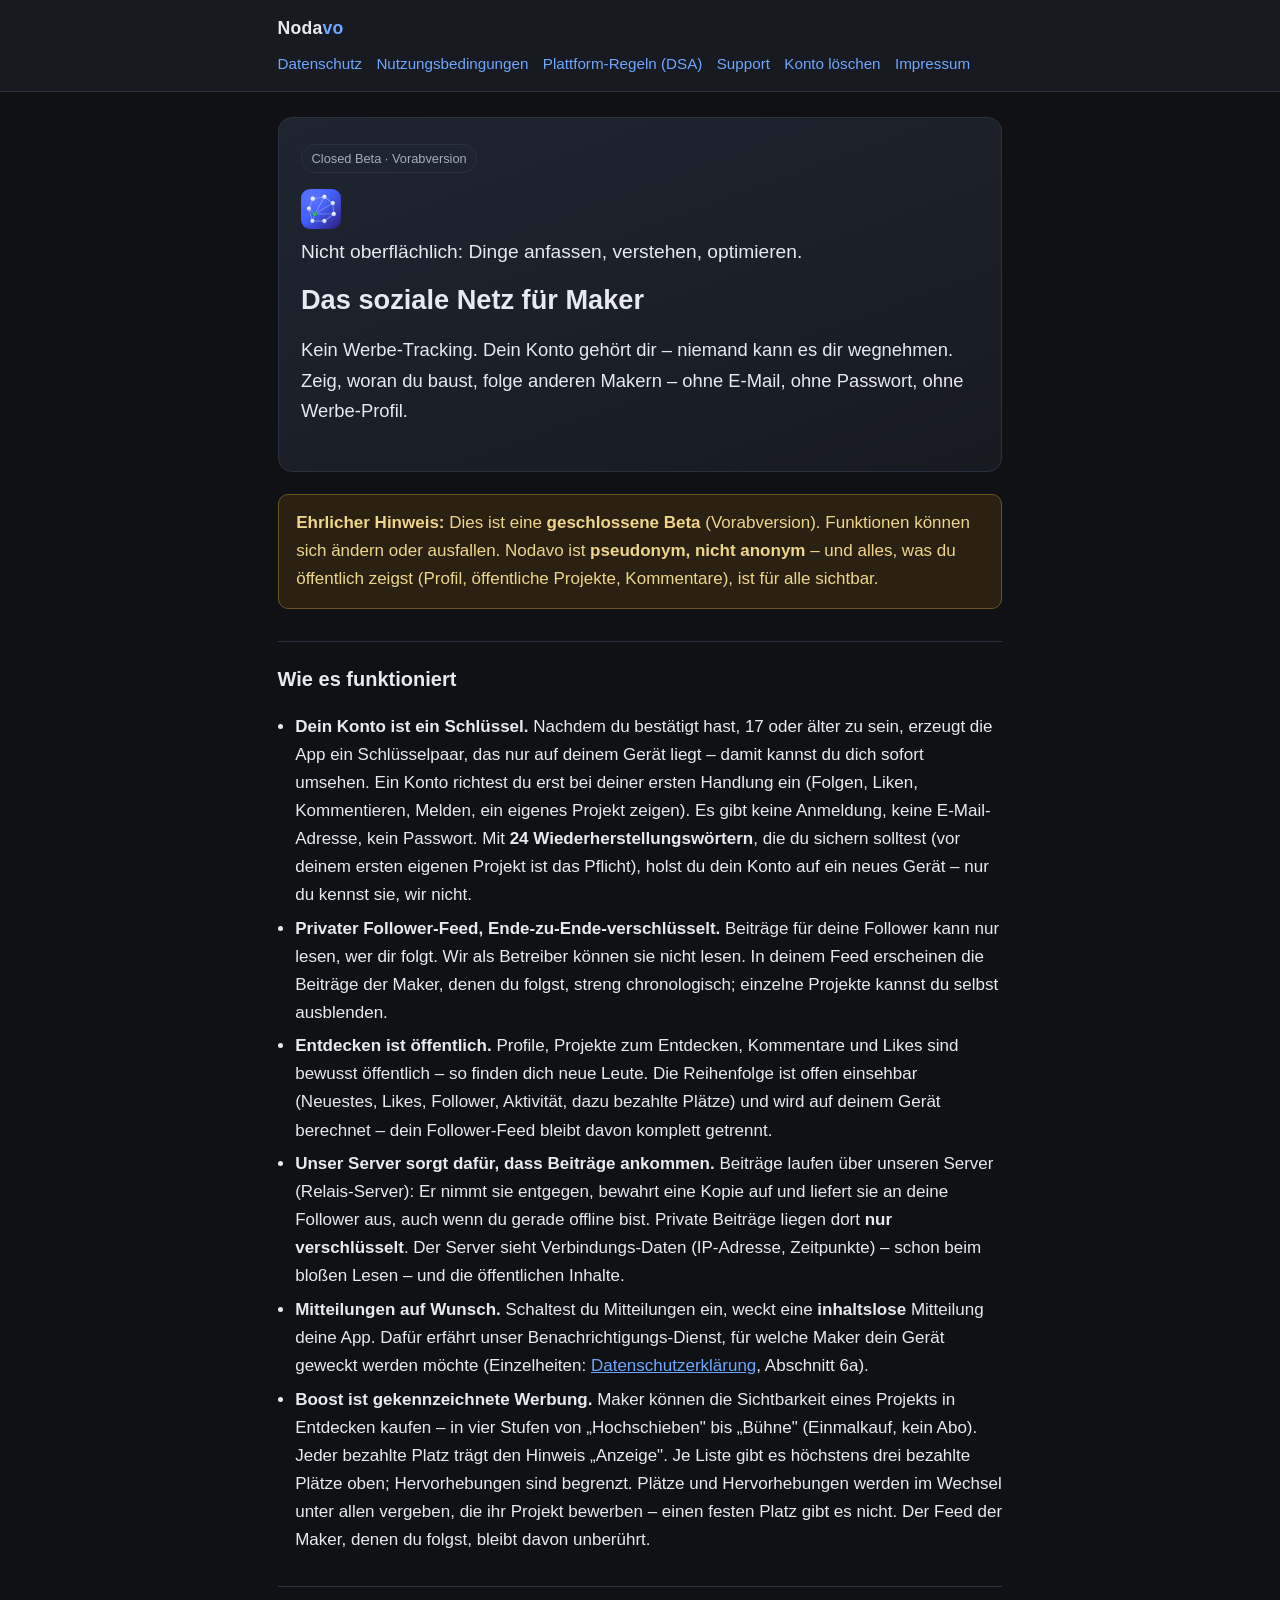
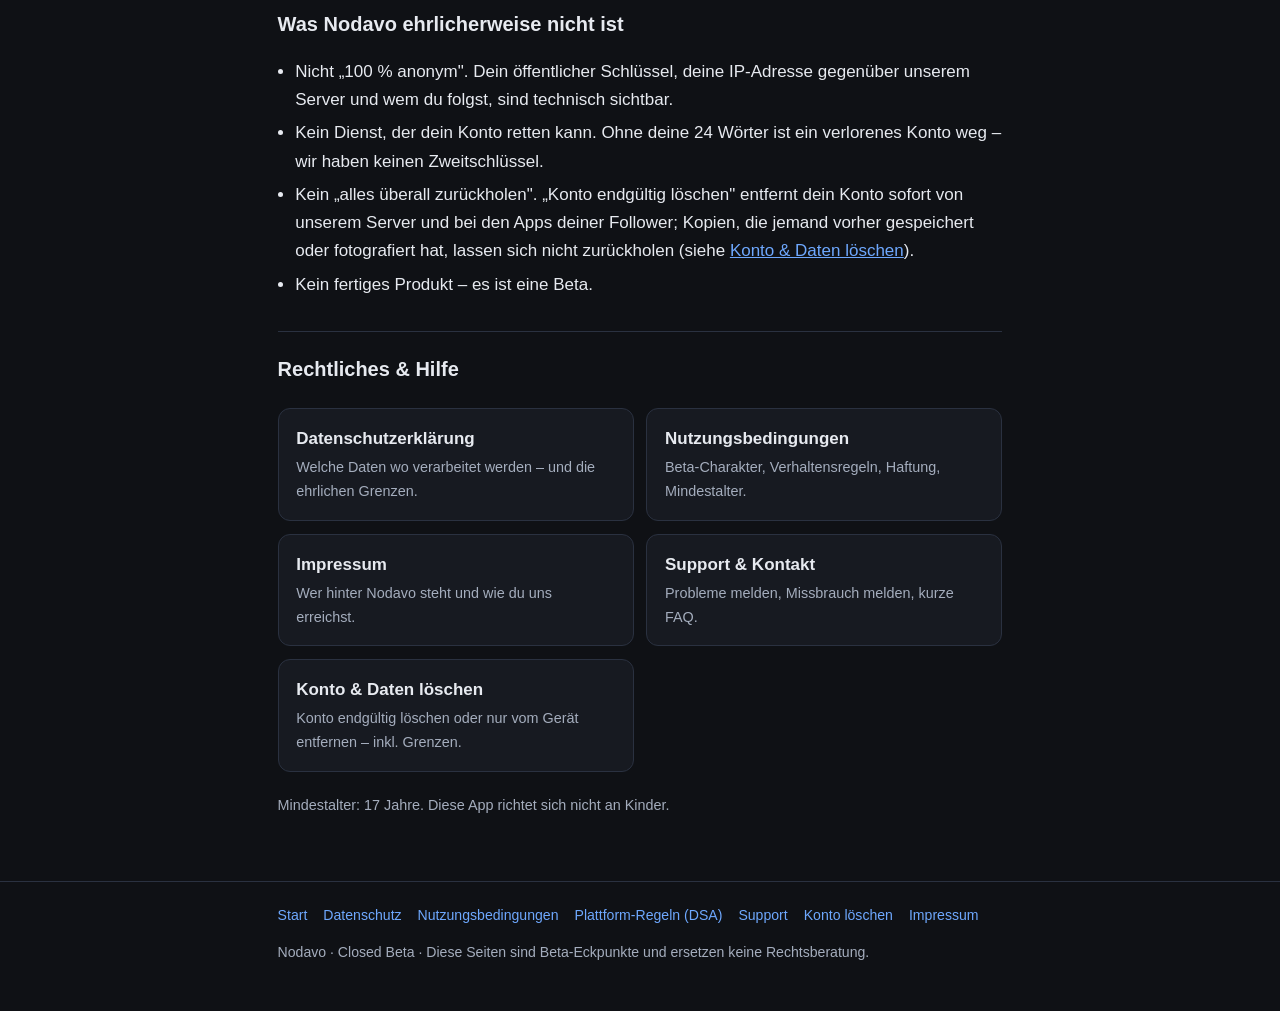
<file: index.html>
<!DOCTYPE html>
<html lang="de">
<head>
  <meta charset="utf-8">
  <meta name="viewport" content="width=device-width, initial-scale=1">
  <title>Nodavo — das soziale Netz für Maker (Beta)</title>
  <meta name="description" content="Nodavo ist das soziale Netz für Maker: kein Werbe-Tracking, dein Konto gehört dir. Dein Konto ist ein Schlüssel auf deinem Gerät, die Zustellung an deine Follower ist Ende-zu-Ende-verschlüsselt. Closed Beta.">
  <meta name="robots" content="noindex">
  <meta property="og:type" content="website">
  <meta property="og:title" content="Nodavo — das soziale Netz für Maker (Beta)">
  <meta property="og:description" content="Nicht oberflächlich: Dinge anfassen, verstehen, optimieren. Kein Werbe-Tracking, dein Konto gehört dir. Beiträge an deine Follower Ende-zu-Ende-verschlüsselt, dein Feed streng chronologisch. Closed Beta, pseudonym ≠ anonym.">
  <link rel="stylesheet" href="assets/style.css">
</head>
<body>
  <a class="skip-link" href="#main">Zum Inhalt springen</a>
  <header class="site">
    <div class="wrap">
      <a class="brand" href="./">Noda<span>vo</span></a>
      <nav class="site" aria-label="Hauptnavigation">
        <ul>
          <li><a href="privacy/">Datenschutz</a></li>
          <li><a href="terms/">Nutzungsbedingungen</a></li>
          <li><a href="dsa/">Plattform-Regeln (DSA)</a></li>
          <li><a href="support/">Support</a></li>
          <li><a href="account-deletion/">Konto löschen</a></li>
          <li><a href="impressum/">Impressum</a></li>
        </ul>
      </nav>
    </div>
  </header>

  <main id="main">
    <section class="hero">
      <span class="badge">Closed Beta · Vorabversion</span>
      <!-- Kopf: App-Zeichen, darunter der Slogan als ganz normaler Satz (kein
           Buchstabenspiel, keine Animation). Den Namen trägt die Kopfleiste. -->
      <p class="mark"><img src="assets/app-icon.png" alt="" width="40" height="40"></p>
      <p class="slogan">Nicht oberflächlich: Dinge anfassen, verstehen, optimieren.</p>
      <h1>Das soziale Netz für Maker</h1>
      <p class="lead">
        Kein Werbe-Tracking. Dein Konto gehört dir – niemand kann es dir
        wegnehmen. Zeig, woran du baust, folge anderen Makern – ohne E-Mail,
        ohne Passwort, ohne Werbe-Profil.
      </p>
    </section>

    <div class="note">
      <strong>Ehrlicher Hinweis:</strong> Dies ist eine <strong>geschlossene Beta</strong>
      (Vorabversion). Funktionen können sich ändern oder ausfallen. Nodavo ist
      <strong>pseudonym, nicht anonym</strong> – und alles, was du öffentlich zeigst
      (Profil, öffentliche Projekte, Kommentare), ist für alle sichtbar.
    </div>

    <h2>Wie es funktioniert</h2>
    <ul class="feat">
      <li><strong>Dein Konto ist ein Schlüssel.</strong> Nachdem du bestätigt hast, 17 oder
        älter zu sein, erzeugt die App ein Schlüsselpaar, das nur auf deinem Gerät liegt –
        damit kannst du dich sofort umsehen. Ein Konto richtest du erst bei deiner ersten
        Handlung ein (Folgen, Liken, Kommentieren, Melden, ein eigenes Projekt zeigen). Es gibt
        keine Anmeldung, keine E-Mail-Adresse, kein Passwort. Mit
        <strong>24 Wiederherstellungswörtern</strong>, die du sichern solltest (vor deinem
        ersten eigenen Projekt ist das Pflicht), holst du dein Konto auf ein neues Gerät – nur
        du kennst sie, wir nicht.</li>
      <li><strong>Privater Follower-Feed, Ende-zu-Ende-verschlüsselt.</strong> Beiträge für
        deine Follower kann nur lesen, wer dir folgt. Wir als Betreiber können sie nicht
        lesen. In deinem Feed erscheinen die Beiträge der Maker, denen du folgst, streng
        chronologisch; einzelne Projekte kannst du selbst ausblenden.</li>
      <li><strong>Entdecken ist öffentlich.</strong> Profile, Projekte zum Entdecken,
        Kommentare und Likes sind bewusst öffentlich – so finden dich neue Leute. Die
        Reihenfolge ist offen einsehbar (Neuestes, Likes, Follower, Aktivität, dazu
        bezahlte Plätze) und wird auf deinem Gerät berechnet – dein Follower-Feed bleibt
        davon komplett getrennt.</li>
      <li><strong>Unser Server sorgt dafür, dass Beiträge ankommen.</strong> Beiträge laufen
        über unseren Server (Relais-Server): Er nimmt sie entgegen, bewahrt eine Kopie auf und liefert
        sie an deine Follower aus, auch wenn du gerade offline bist. Private Beiträge liegen
        dort <strong>nur verschlüsselt</strong>. Der Server sieht Verbindungs-Daten
        (IP-Adresse, Zeitpunkte) – schon beim bloßen Lesen – und die öffentlichen Inhalte.</li>
      <li><strong>Mitteilungen auf Wunsch.</strong> Schaltest du Mitteilungen ein,
        weckt eine <strong>inhaltslose</strong> Mitteilung deine App. Dafür erfährt unser
        Benachrichtigungs-Dienst, für welche Maker dein Gerät geweckt werden möchte
        (Einzelheiten: <a href="privacy/">Datenschutzerklärung</a>, Abschnitt 6a).</li>
      <li><strong>Boost ist gekennzeichnete Werbung.</strong> Maker können die
        Sichtbarkeit eines Projekts in Entdecken kaufen – in vier Stufen von „Hochschieben"
        bis „Bühne" (Einmalkauf, kein Abo). Jeder bezahlte Platz trägt den Hinweis
        „Anzeige". Je Liste gibt es höchstens drei bezahlte Plätze oben; Hervorhebungen sind
        begrenzt. Plätze und Hervorhebungen werden im Wechsel unter allen vergeben, die ihr Projekt bewerben –
        einen festen Platz gibt es nicht. Der Feed der Maker, denen du folgst, bleibt davon
        unberührt.</li>
    </ul>

    <h2>Was Nodavo ehrlicherweise nicht ist</h2>
    <ul class="feat">
      <li>Nicht „100 % anonym". Dein öffentlicher Schlüssel, deine IP-Adresse gegenüber
        unserem Server und wem du folgst, sind technisch sichtbar.</li>
      <li>Kein Dienst, der dein Konto retten kann. Ohne deine 24 Wörter ist ein verlorenes
        Konto weg – wir haben keinen Zweitschlüssel.</li>
      <li>Kein „alles überall zurückholen". „Konto endgültig löschen" entfernt dein Konto
        sofort von unserem Server und bei den Apps deiner Follower; Kopien, die jemand
        vorher gespeichert oder fotografiert hat, lassen sich nicht zurückholen
        (siehe <a href="account-deletion/">Konto &amp; Daten löschen</a>).</li>
      <li>Kein fertiges Produkt – es ist eine Beta.</li>
    </ul>

    <h2>Rechtliches &amp; Hilfe</h2>
    <div class="cards">
      <a class="card" href="privacy/">
        <div class="t">Datenschutzerklärung</div>
        <div class="d">Welche Daten wo verarbeitet werden – und die ehrlichen Grenzen.</div>
      </a>
      <a class="card" href="terms/">
        <div class="t">Nutzungsbedingungen</div>
        <div class="d">Beta-Charakter, Verhaltensregeln, Haftung, Mindestalter.</div>
      </a>
      <a class="card" href="impressum/">
        <div class="t">Impressum</div>
        <div class="d">Wer hinter Nodavo steht und wie du uns erreichst.</div>
      </a>
      <a class="card" href="support/">
        <div class="t">Support &amp; Kontakt</div>
        <div class="d">Probleme melden, Missbrauch melden, kurze FAQ.</div>
      </a>
      <a class="card" href="account-deletion/">
        <div class="t">Konto &amp; Daten löschen</div>
        <div class="d">Konto endgültig löschen oder nur vom Gerät entfernen – inkl. Grenzen.</div>
      </a>
    </div>

    <p class="small">
      Mindestalter: 17 Jahre. Diese App richtet sich nicht an Kinder.
    </p>
  </main>

  <footer class="site">
    <div class="wrap">
      <nav aria-label="Fußzeile">
        <ul>
          <li><a href="./">Start</a></li>
          <li><a href="privacy/">Datenschutz</a></li>
          <li><a href="terms/">Nutzungsbedingungen</a></li>
          <li><a href="dsa/">Plattform-Regeln (DSA)</a></li>
          <li><a href="support/">Support</a></li>
          <li><a href="account-deletion/">Konto löschen</a></li>
          <li><a href="impressum/">Impressum</a></li>
        </ul>
      </nav>
      <p>Nodavo · Closed Beta · Diese Seiten sind Beta-Eckpunkte und ersetzen keine Rechtsberatung.</p>
    </div>
  </footer>
</body>
</html>
</file>
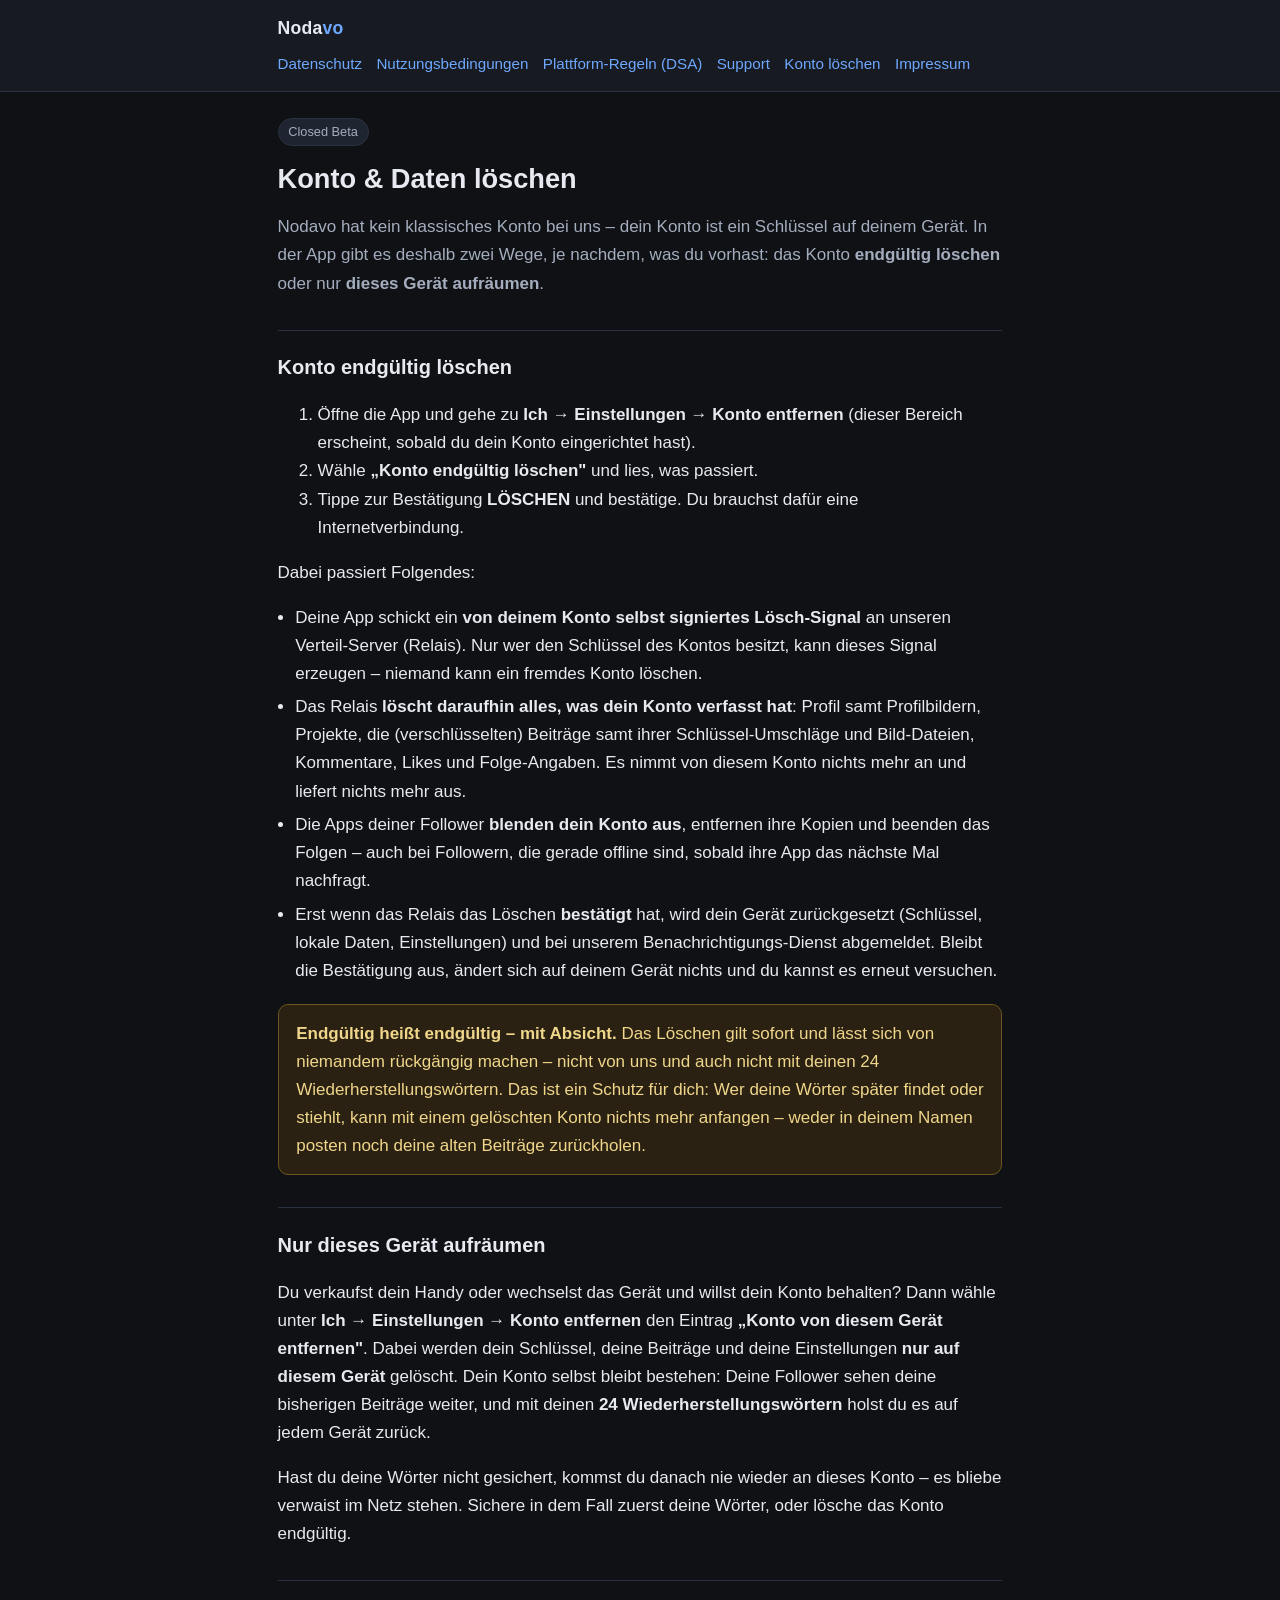
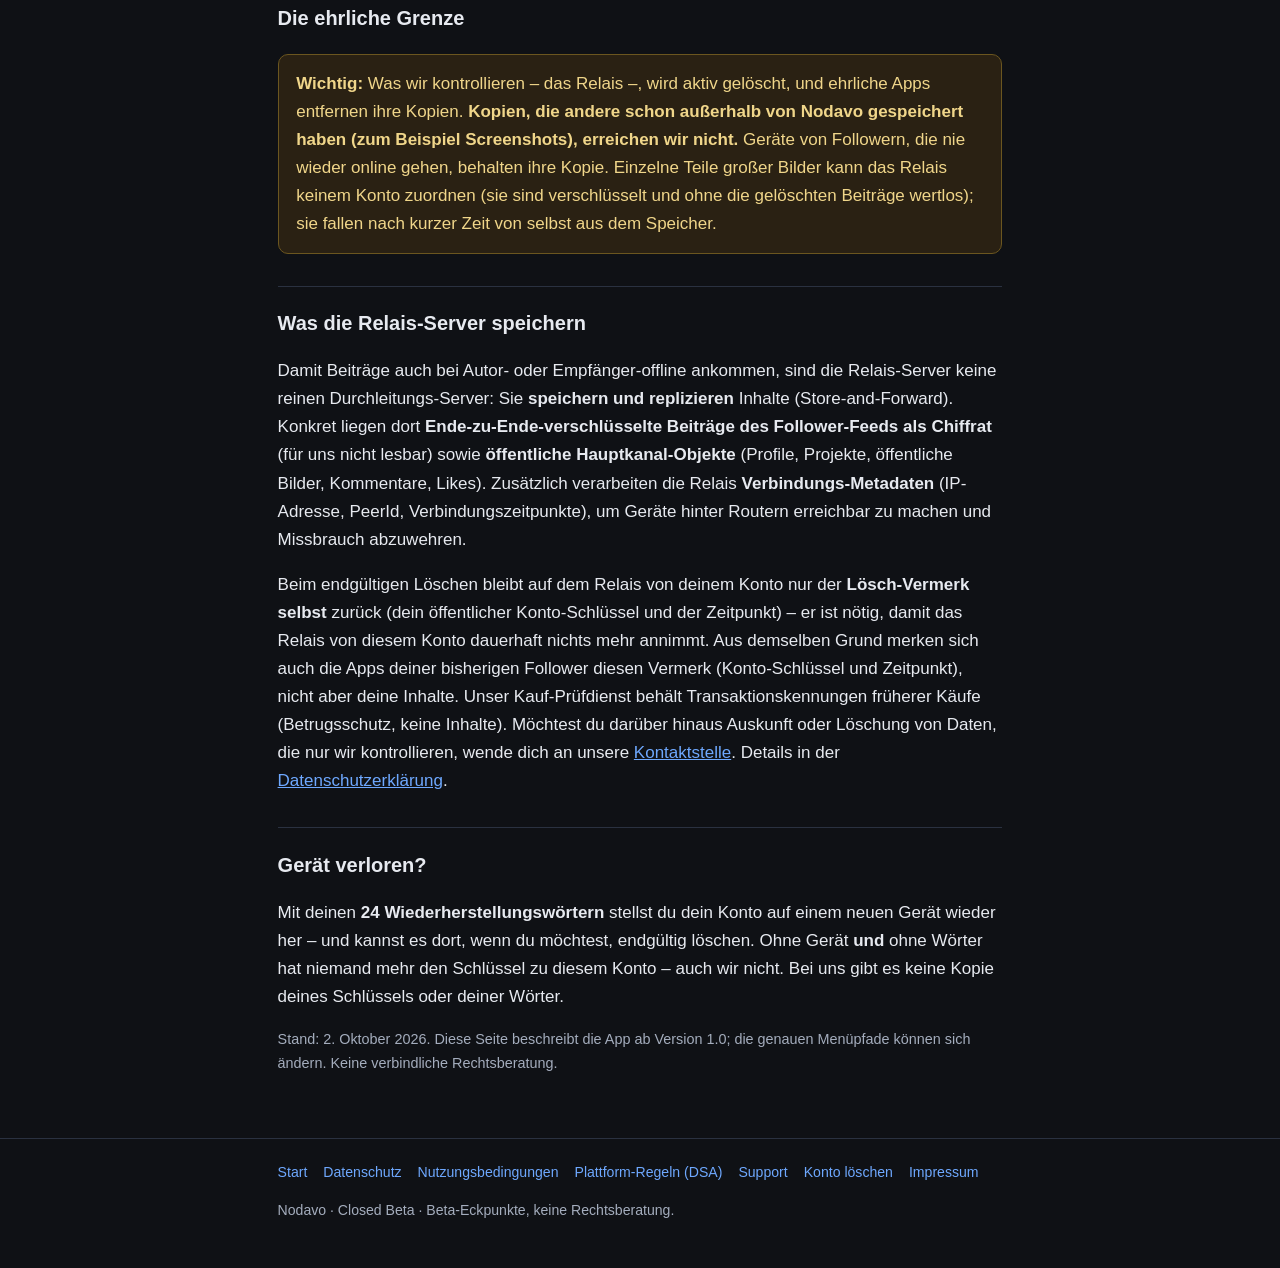
<file: account-deletion/index.html>
<!DOCTYPE html>
<html lang="de">
<head>
  <meta charset="utf-8">
  <meta name="viewport" content="width=device-width, initial-scale=1">
  <title>Konto &amp; Daten löschen — Nodavo (Beta)</title>
  <meta name="description" content="So löschst du dein Nodavo-Konto endgültig – oder entfernst es nur von einem Gerät. Schritt für Schritt in der App, inklusive der ehrlichen Grenzen.">
  <meta name="robots" content="noindex">
  <link rel="stylesheet" href="../assets/style.css">
</head>
<body>
  <a class="skip-link" href="#main">Zum Inhalt springen</a>
  <header class="site">
    <div class="wrap">
      <a class="brand" href="../">Noda<span>vo</span></a>
      <nav class="site" aria-label="Hauptnavigation">
        <ul>
          <li><a href="../privacy/">Datenschutz</a></li>
          <li><a href="../terms/">Nutzungsbedingungen</a></li>
          <li><a href="../dsa/">Plattform-Regeln (DSA)</a></li>
          <li><a href="../support/">Support</a></li>
          <li><a href="../account-deletion/">Konto löschen</a></li>
          <li><a href="../impressum/">Impressum</a></li>
        </ul>
      </nav>
    </div>
  </header>

  <main id="main">
    <span class="badge">Closed Beta</span>
    <h1>Konto &amp; Daten löschen</h1>
    <p class="muted">
      Nodavo hat kein klassisches Konto bei uns – dein Konto ist ein Schlüssel auf deinem
      Gerät. In der App gibt es deshalb zwei Wege, je nachdem, was du vorhast: das Konto
      <strong>endgültig löschen</strong> oder nur <strong>dieses Gerät aufräumen</strong>.
    </p>

    <h2>Konto endgültig löschen</h2>
    <ol>
      <li>Öffne die App und gehe zu <strong>Ich → Einstellungen → Konto entfernen</strong>
        (dieser Bereich erscheint, sobald du dein Konto eingerichtet hast).</li>
      <li>Wähle <strong>„Konto endgültig löschen"</strong> und lies, was passiert.</li>
      <li>Tippe zur Bestätigung <strong>LÖSCHEN</strong> und bestätige. Du brauchst dafür
        eine Internetverbindung.</li>
    </ol>
    <p>Dabei passiert Folgendes:</p>
    <ul class="feat">
      <li>Deine App schickt ein <strong>von deinem Konto selbst signiertes Lösch-Signal</strong>
        an unseren Verteil-Server (Relais). Nur wer den Schlüssel des Kontos besitzt, kann
        dieses Signal erzeugen – niemand kann ein fremdes Konto löschen.</li>
      <li>Das Relais <strong>löscht daraufhin alles, was dein Konto verfasst hat</strong>:
        Profil samt Profilbildern, Projekte, die (verschlüsselten) Beiträge samt
        ihrer Schlüssel-Umschläge und Bild-Dateien, Kommentare, Likes und Folge-Angaben.
        Es nimmt von diesem Konto nichts mehr an und liefert nichts mehr aus.</li>
      <li>Die Apps deiner Follower <strong>blenden dein Konto aus</strong>, entfernen ihre
        Kopien und beenden das Folgen – auch bei Followern, die gerade offline sind, sobald
        ihre App das nächste Mal nachfragt.</li>
      <li>Erst wenn das Relais das Löschen <strong>bestätigt</strong> hat, wird dein Gerät
        zurückgesetzt (Schlüssel, lokale Daten, Einstellungen) und bei unserem
        Benachrichtigungs-Dienst abgemeldet. Bleibt die Bestätigung aus, ändert sich auf
        deinem Gerät nichts und du kannst es erneut versuchen.</li>
    </ul>

    <div class="note">
      <strong>Endgültig heißt endgültig – mit Absicht.</strong> Das Löschen gilt sofort und
      lässt sich von niemandem rückgängig machen – nicht von uns und auch nicht mit deinen
      24 Wiederherstellungswörtern. Das ist ein Schutz für dich: Wer deine Wörter später
      findet oder stiehlt, kann mit einem gelöschten Konto nichts mehr anfangen – weder in
      deinem Namen posten noch deine alten Beiträge zurückholen.
    </div>

    <h2>Nur dieses Gerät aufräumen</h2>
    <p>
      Du verkaufst dein Handy oder wechselst das Gerät und willst dein Konto behalten? Dann
      wähle unter <strong>Ich → Einstellungen → Konto entfernen</strong> den Eintrag
      <strong>„Konto von diesem Gerät entfernen"</strong>. Dabei werden dein Schlüssel,
      deine Beiträge und deine Einstellungen <strong>nur auf diesem Gerät</strong> gelöscht.
      Dein Konto selbst bleibt bestehen: Deine Follower sehen deine bisherigen Beiträge
      weiter, und mit deinen <strong>24 Wiederherstellungswörtern</strong> holst du es auf
      jedem Gerät zurück.
    </p>
    <p>
      Hast du deine Wörter nicht gesichert, kommst du danach nie wieder an dieses Konto – es
      bliebe verwaist im Netz stehen. Sichere in dem Fall zuerst deine Wörter, oder lösche
      das Konto endgültig.
    </p>

    <h2>Die ehrliche Grenze</h2>
    <div class="note">
      <strong>Wichtig:</strong> Was wir kontrollieren – das Relais –, wird aktiv gelöscht, und
      ehrliche Apps entfernen ihre Kopien. <strong>Kopien, die andere schon außerhalb von
      Nodavo gespeichert haben (zum Beispiel Screenshots), erreichen wir nicht.</strong> Geräte
      von Followern, die nie wieder online gehen, behalten ihre Kopie. Einzelne Teile großer
      Bilder kann das Relais keinem Konto zuordnen (sie sind verschlüsselt und ohne die
      gelöschten Beiträge wertlos); sie fallen nach kurzer Zeit von selbst aus dem Speicher.
    </div>

    <h2>Was die Relais-Server speichern</h2>
    <p>
      Damit Beiträge auch bei Autor- oder Empfänger-offline ankommen, sind die
      Relais-Server keine reinen Durchleitungs-Server: Sie <strong>speichern und
      replizieren</strong> Inhalte (Store-and-Forward). Konkret liegen dort
      <strong>Ende-zu-Ende-verschlüsselte Beiträge des Follower-Feeds als Chiffrat</strong>
      (für uns nicht lesbar) sowie <strong>öffentliche Hauptkanal-Objekte</strong> (Profile,
      Projekte, öffentliche Bilder, Kommentare, Likes). Zusätzlich verarbeiten die
      Relais <strong>Verbindungs-Metadaten</strong> (IP-Adresse, PeerId,
      Verbindungszeitpunkte), um Geräte hinter Routern erreichbar zu machen und Missbrauch
      abzuwehren.
    </p>
    <p>
      Beim endgültigen Löschen bleibt auf dem Relais von deinem Konto nur der
      <strong>Lösch-Vermerk selbst</strong> zurück (dein öffentlicher Konto-Schlüssel und der
      Zeitpunkt) – er ist nötig, damit das Relais von diesem Konto dauerhaft nichts mehr
      annimmt. Aus demselben Grund merken sich auch die Apps deiner bisherigen Follower diesen
      Vermerk (Konto-Schlüssel und Zeitpunkt), nicht aber deine Inhalte. Unser Kauf-Prüfdienst behält Transaktionskennungen früherer Käufe
      (Betrugsschutz, keine Inhalte). Möchtest du darüber hinaus Auskunft oder Löschung von
      Daten, die nur wir kontrollieren, wende dich an unsere
      <a href="../support/">Kontaktstelle</a>. Details in der
      <a href="../privacy/">Datenschutzerklärung</a>.
    </p>

    <h2>Gerät verloren?</h2>
    <p>
      Mit deinen <strong>24 Wiederherstellungswörtern</strong> stellst du dein Konto auf einem
      neuen Gerät wieder her – und kannst es dort, wenn du möchtest, endgültig löschen. Ohne
      Gerät <strong>und</strong> ohne Wörter hat niemand mehr den Schlüssel zu diesem Konto –
      auch wir nicht. Bei uns gibt es keine Kopie deines Schlüssels oder deiner Wörter.
    </p>

    <p class="small">
      Stand: 2. Oktober 2026. Diese Seite beschreibt die App ab Version 1.0; die genauen
      Menüpfade können sich ändern. Keine verbindliche Rechtsberatung.
    </p>
  </main>

  <footer class="site">
    <div class="wrap">
      <nav aria-label="Fußzeile">
        <ul>
          <li><a href="../">Start</a></li>
          <li><a href="../privacy/">Datenschutz</a></li>
          <li><a href="../terms/">Nutzungsbedingungen</a></li>
          <li><a href="../dsa/">Plattform-Regeln (DSA)</a></li>
          <li><a href="../support/">Support</a></li>
          <li><a href="../account-deletion/">Konto löschen</a></li>
          <li><a href="../impressum/">Impressum</a></li>
        </ul>
      </nav>
      <p>Nodavo · Closed Beta · Beta-Eckpunkte, keine Rechtsberatung.</p>
    </div>
  </footer>
</body>
</html>
</file>
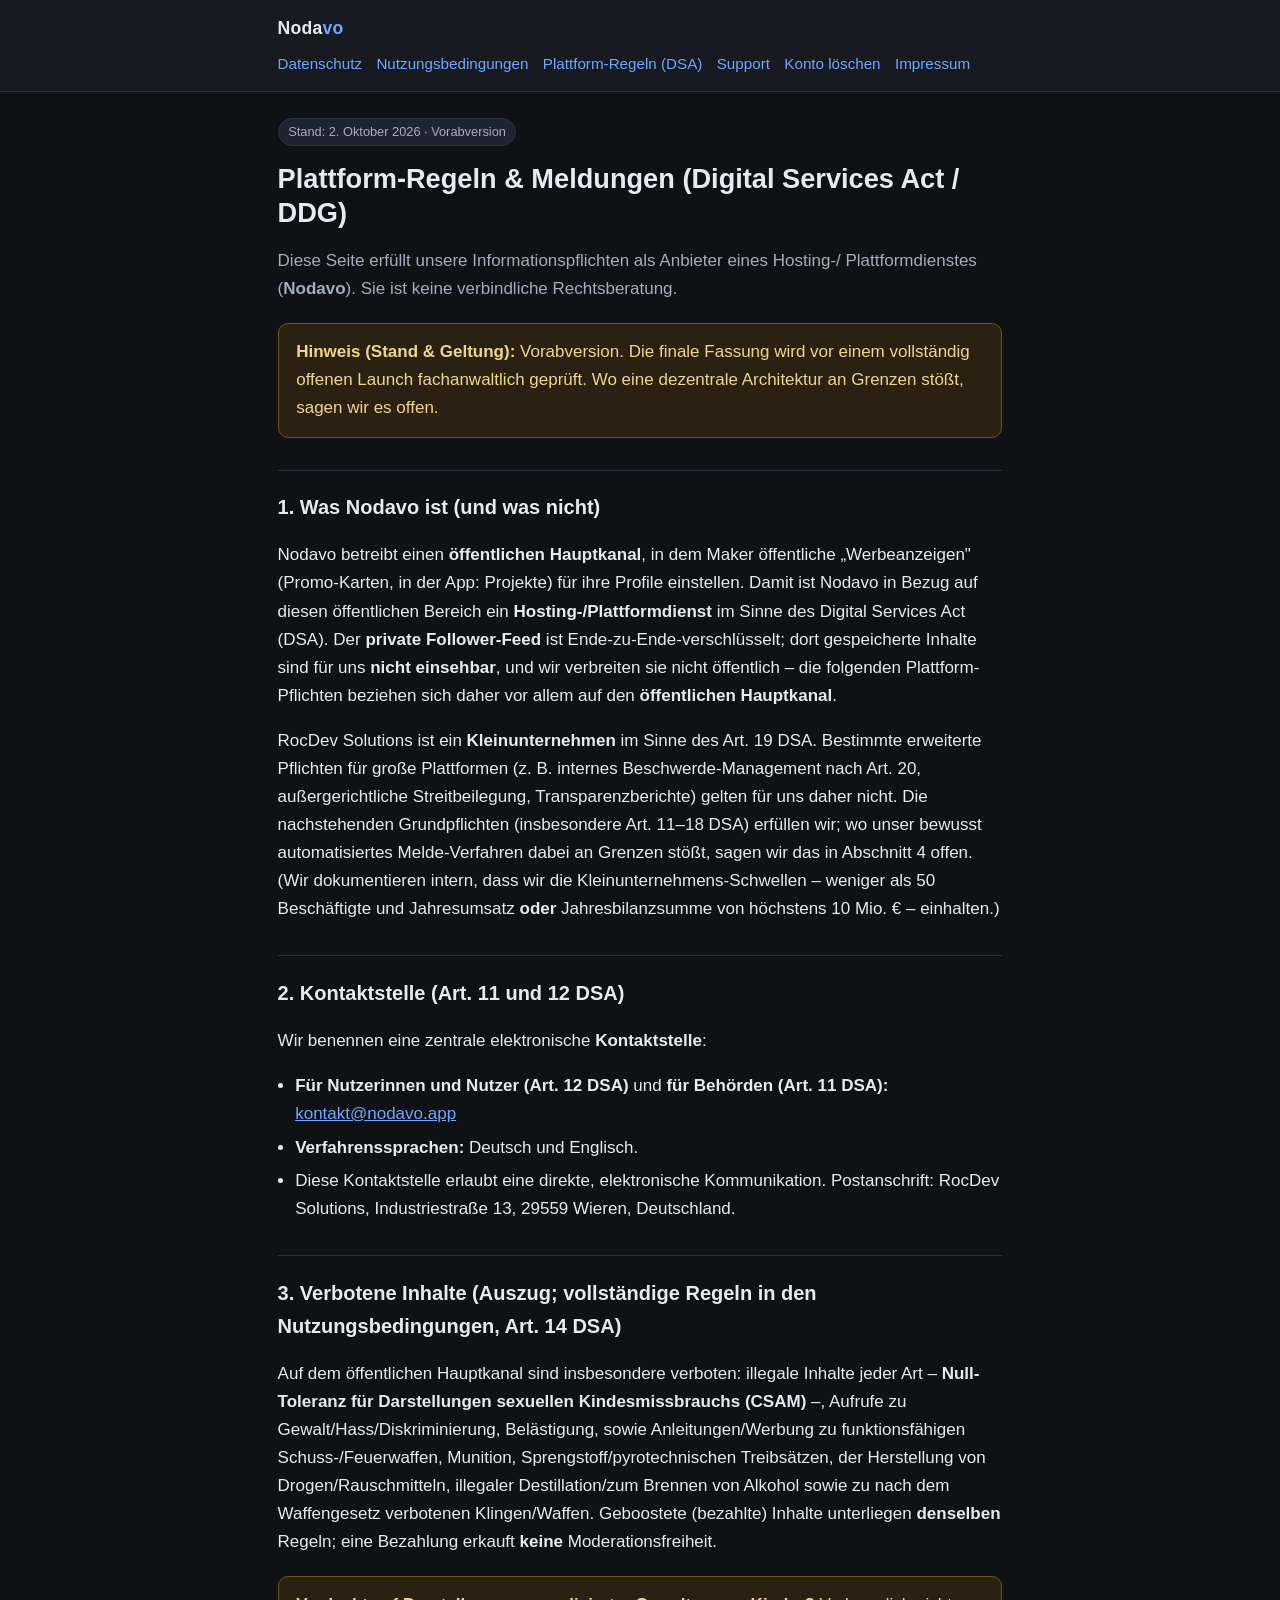
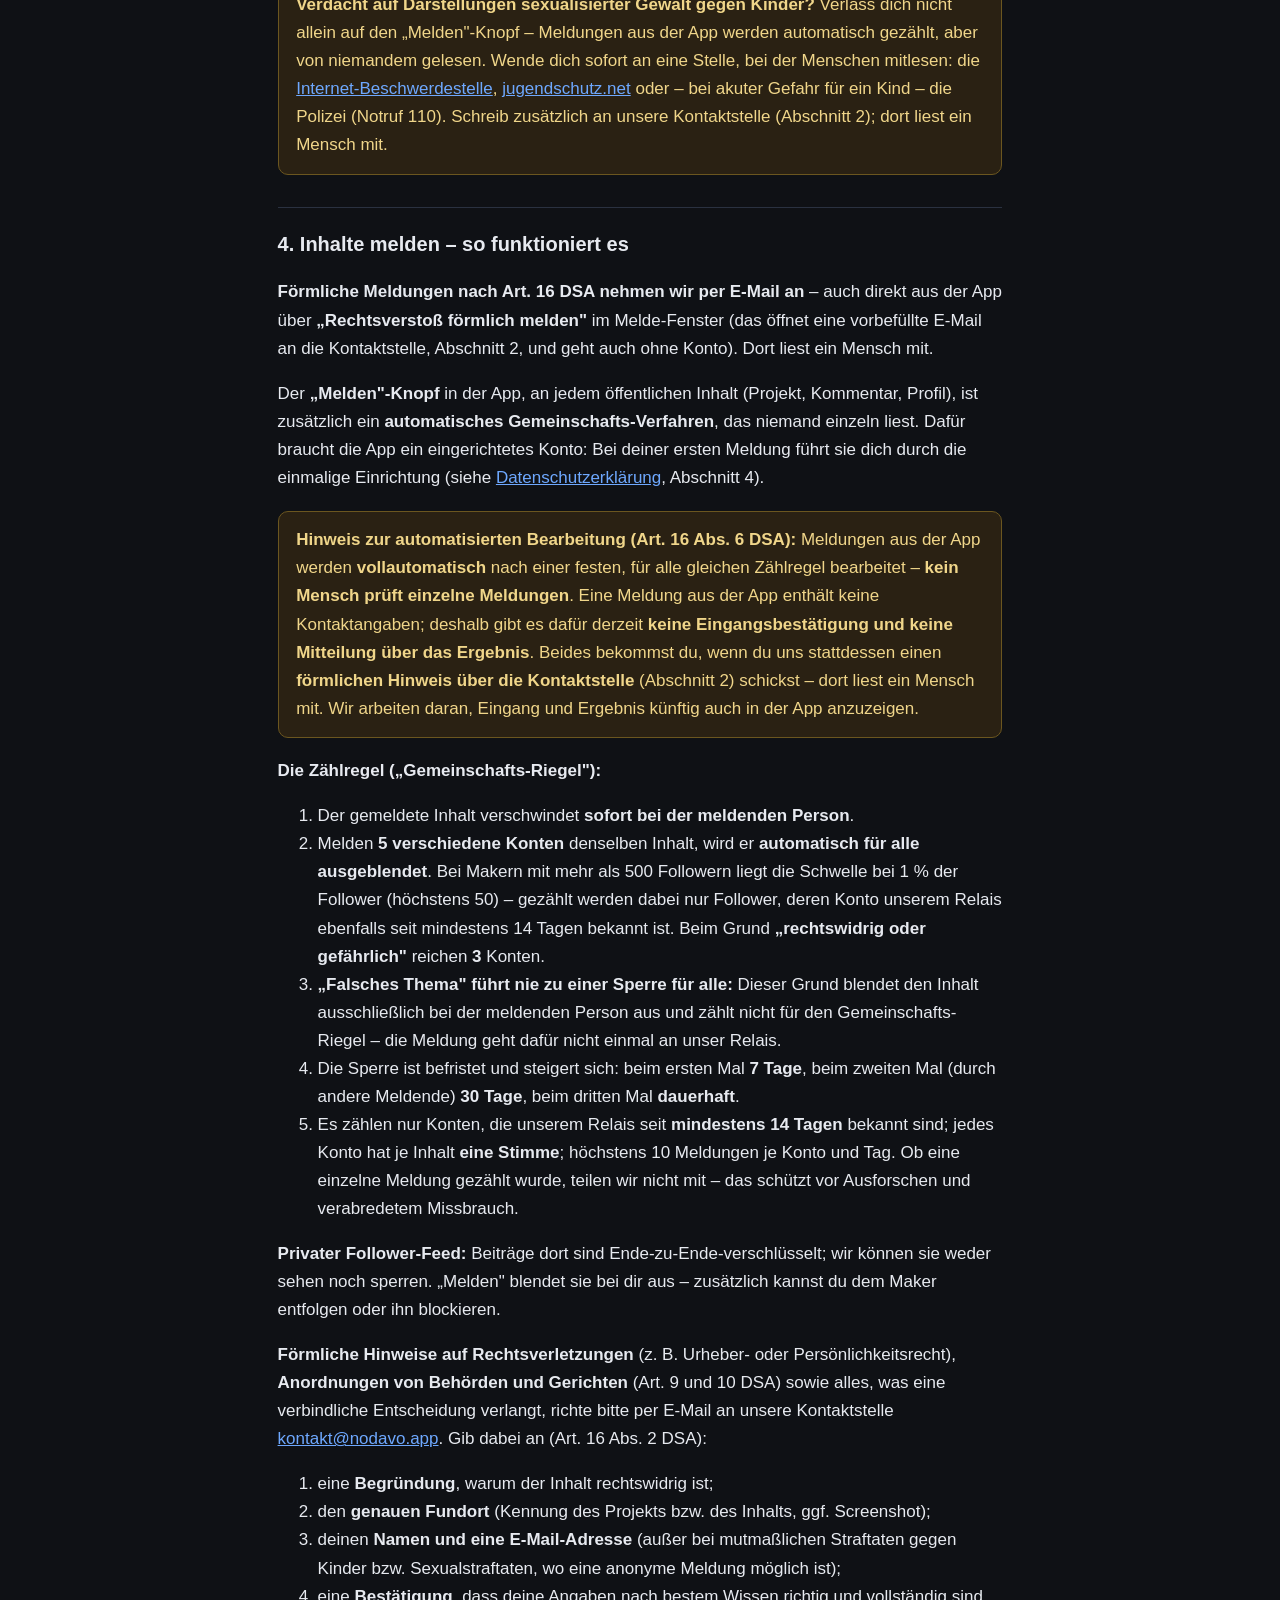
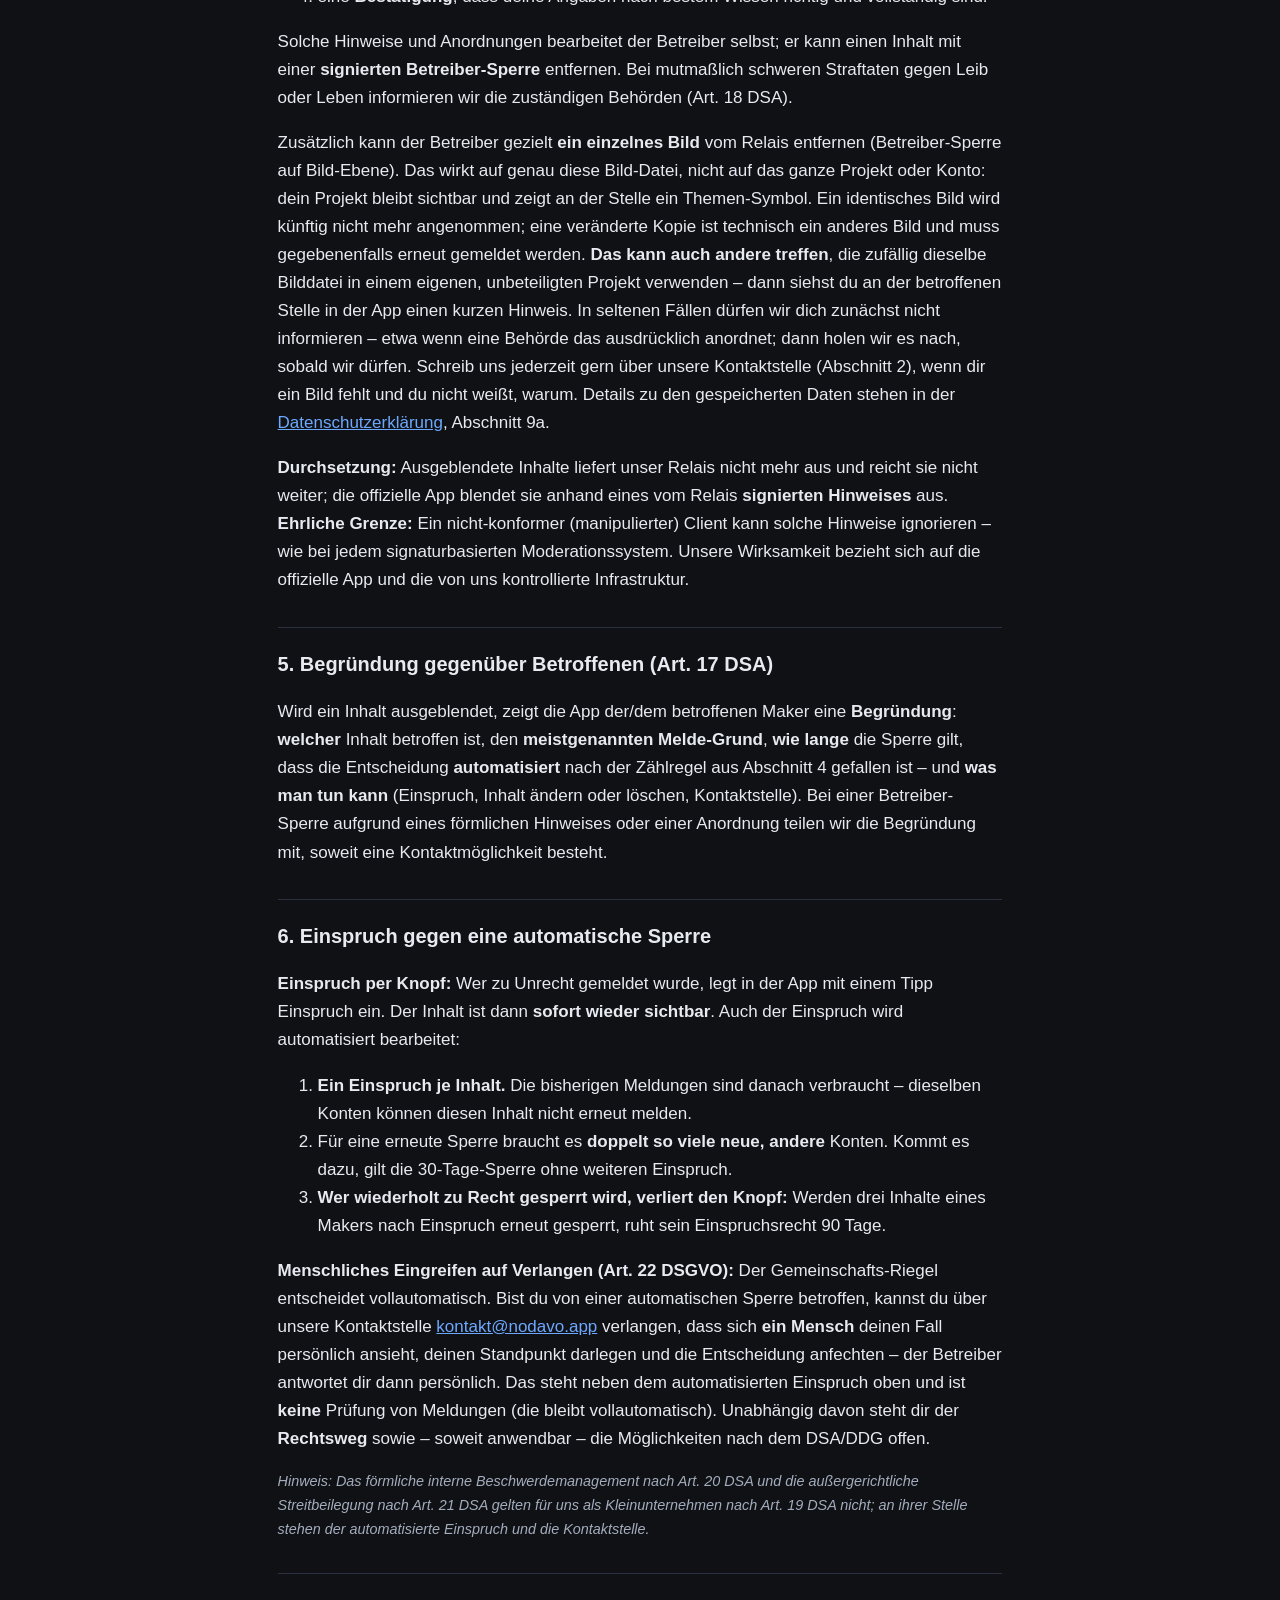
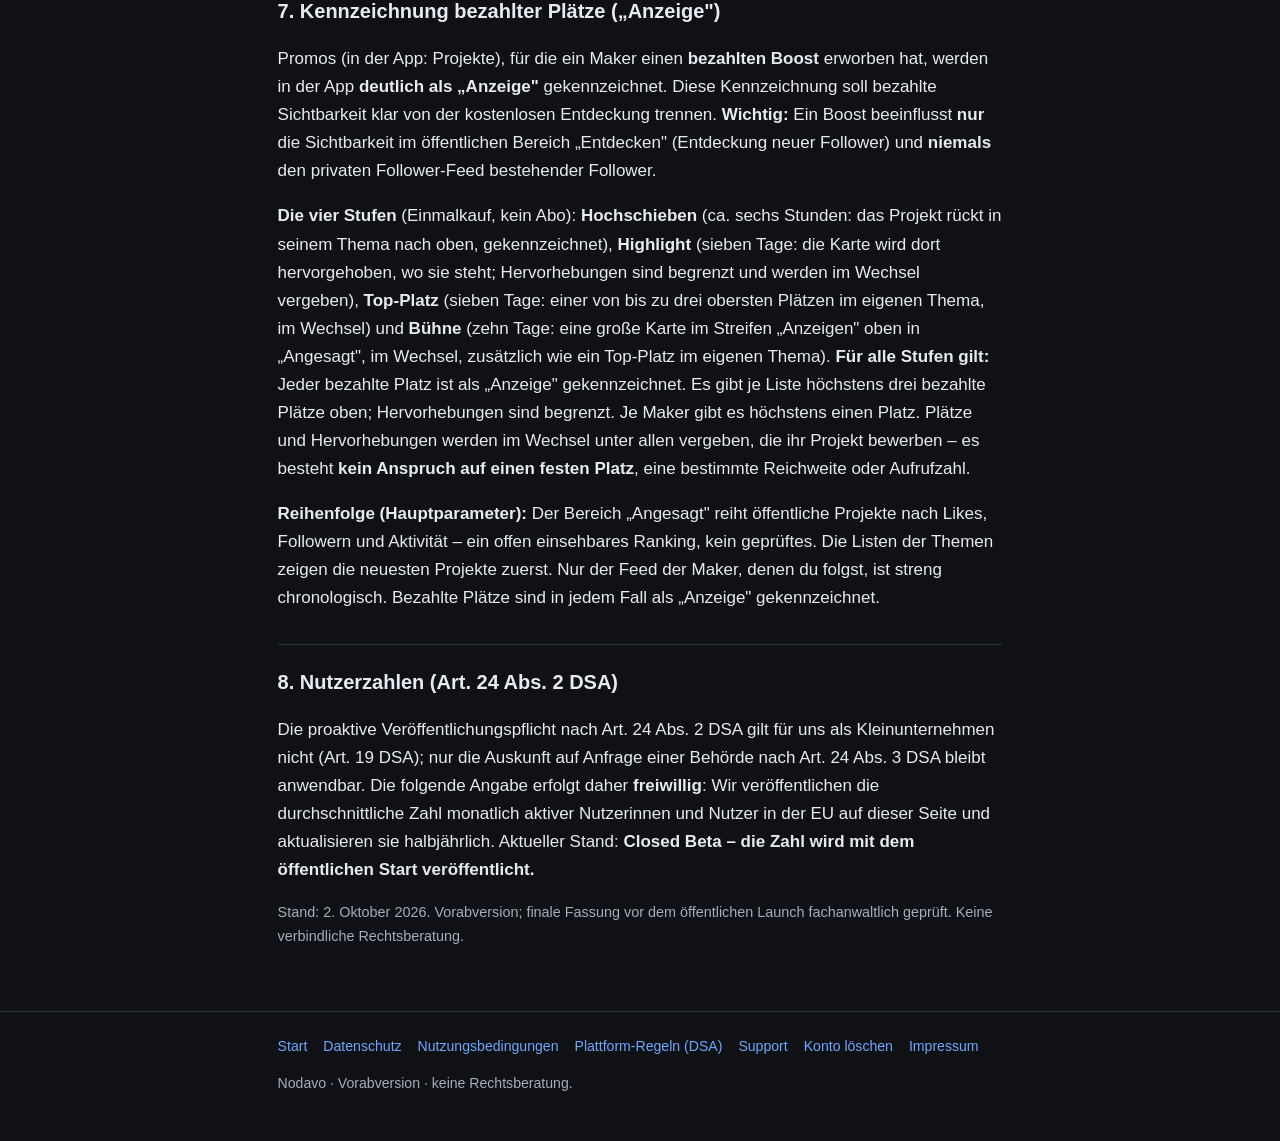
<file: dsa/index.html>
<!DOCTYPE html>
<html lang="de">
<head>
  <meta charset="utf-8">
  <meta name="viewport" content="width=device-width, initial-scale=1">
  <title>Plattform-Regeln &amp; Meldungen (DSA) — Nodavo</title>
  <meta name="description" content="Plattform-Regeln und Meldeverfahren von Nodavo nach dem Digital Services Act (DSA) und dem DDG: Kontaktstelle, Notice-and-Action, Begründung, Beschwerde, Anzeige-Kennzeichnung.">
  <meta name="robots" content="noindex">
  <link rel="stylesheet" href="../assets/style.css">
</head>
<body>
  <a class="skip-link" href="#main">Zum Inhalt springen</a>
  <header class="site">
    <div class="wrap">
      <a class="brand" href="../">Noda<span>vo</span></a>
      <nav class="site" aria-label="Hauptnavigation">
        <ul>
          <li><a href="../privacy/">Datenschutz</a></li>
          <li><a href="../terms/">Nutzungsbedingungen</a></li>
          <li><a href="../dsa/">Plattform-Regeln (DSA)</a></li>
          <li><a href="../support/">Support</a></li>
          <li><a href="../account-deletion/">Konto löschen</a></li>
          <li><a href="../impressum/">Impressum</a></li>
        </ul>
      </nav>
    </div>
  </header>

  <main id="main">
    <span class="badge">Stand: 2. Oktober 2026 · Vorabversion</span>
    <h1>Plattform-Regeln &amp; Meldungen (Digital Services Act / DDG)</h1>
    <p class="muted">
      Diese Seite erfüllt unsere Informationspflichten als Anbieter eines Hosting-/
      Plattformdienstes (<strong>Nodavo</strong>). Sie ist keine verbindliche Rechtsberatung.
    </p>

    <div class="note">
      <strong>Hinweis (Stand &amp; Geltung):</strong> Vorabversion. Die finale Fassung wird vor
      einem vollständig offenen Launch fachanwaltlich geprüft. Wo eine dezentrale Architektur
      an Grenzen stößt, sagen wir es offen.
    </div>

    <h2>1. Was Nodavo ist (und was nicht)</h2>
    <p>
      Nodavo betreibt einen <strong>öffentlichen Hauptkanal</strong>, in dem Maker öffentliche
      „Werbeanzeigen" (Promo-Karten, in der App: Projekte) für ihre Profile einstellen. Damit ist Nodavo in Bezug auf
      diesen öffentlichen Bereich ein <strong>Hosting-/Plattformdienst</strong> im Sinne des
      Digital Services Act (DSA). Der <strong>private Follower-Feed</strong> ist
      Ende-zu-Ende-verschlüsselt; dort gespeicherte Inhalte sind für uns <strong>nicht
      einsehbar</strong>, und wir verbreiten sie nicht öffentlich – die folgenden
      Plattform-Pflichten beziehen sich daher vor allem auf den <strong>öffentlichen
      Hauptkanal</strong>.
    </p>
    <p>
      RocDev Solutions ist ein <strong>Kleinunternehmen</strong> im Sinne des Art. 19 DSA.
      Bestimmte erweiterte Pflichten für große Plattformen (z. B. internes
      Beschwerde-Management nach Art. 20, außergerichtliche Streitbeilegung,
      Transparenzberichte) gelten für uns daher nicht. Die nachstehenden Grundpflichten
      (insbesondere Art. 11–18 DSA) erfüllen wir; wo unser bewusst automatisiertes
      Melde-Verfahren dabei an Grenzen stößt, sagen wir das in Abschnitt 4 offen. (Wir
      dokumentieren intern, dass wir die Kleinunternehmens-Schwellen – weniger als
      50 Beschäftigte und Jahresumsatz <strong>oder</strong> Jahresbilanzsumme von
      höchstens 10 Mio. € – einhalten.)
    </p>

    <h2>2. Kontaktstelle (Art. 11 und 12 DSA)</h2>
    <p>Wir benennen eine zentrale elektronische <strong>Kontaktstelle</strong>:</p>
    <ul class="feat">
      <li><strong>Für Nutzerinnen und Nutzer (Art. 12 DSA)</strong> und <strong>für Behörden
        (Art. 11 DSA):</strong>
        <a href="mailto:kontakt@nodavo.app">kontakt@nodavo.app</a></li>
      <li><strong>Verfahrenssprachen:</strong> Deutsch und Englisch.</li>
      <li>Diese Kontaktstelle erlaubt eine direkte, elektronische Kommunikation.
        Postanschrift: RocDev Solutions, Industriestraße 13, 29559 Wieren, Deutschland.</li>
    </ul>

    <h2>3. Verbotene Inhalte (Auszug; vollständige Regeln in den Nutzungsbedingungen, Art. 14 DSA)</h2>
    <p>
      Auf dem öffentlichen Hauptkanal sind insbesondere verboten: illegale Inhalte jeder Art –
      <strong>Null-Toleranz für Darstellungen sexuellen Kindesmissbrauchs (CSAM)</strong> –,
      Aufrufe zu Gewalt/Hass/Diskriminierung, Belästigung, sowie Anleitungen/Werbung zu
      funktionsfähigen Schuss-/Feuerwaffen, Munition, Sprengstoff/pyrotechnischen Treibsätzen,
      der Herstellung von Drogen/Rauschmitteln, illegaler Destillation/zum Brennen von Alkohol
      sowie zu nach dem Waffengesetz verbotenen Klingen/Waffen. Geboostete (bezahlte) Inhalte
      unterliegen <strong>denselben</strong> Regeln; eine Bezahlung erkauft <strong>keine</strong>
      Moderationsfreiheit.
    </p>
    <div class="note">
      <strong>Verdacht auf Darstellungen sexualisierter Gewalt gegen Kinder?</strong>
      Verlass dich nicht allein auf den „Melden"-Knopf – Meldungen aus der App werden
      automatisch gezählt, aber von niemandem gelesen. Wende dich sofort an eine Stelle, bei
      der Menschen mitlesen: die
      <a href="https://www.internet-beschwerdestelle.de/beschwerde-einreichen/" rel="noopener noreferrer">Internet-Beschwerdestelle</a>,
      <a href="https://www.jugendschutz.net/verstoss-melden" rel="noopener noreferrer">jugendschutz.net</a>
      oder – bei akuter Gefahr für ein Kind – die Polizei (Notruf 110). Schreib zusätzlich an
      unsere Kontaktstelle (Abschnitt 2); dort liest ein Mensch mit.
    </div>

    <h2>4. Inhalte melden – so funktioniert es</h2>
    <p>
      <strong>Förmliche Meldungen nach Art. 16 DSA nehmen wir per E-Mail an</strong> – auch
      direkt aus der App über <strong>„Rechtsverstoß förmlich melden"</strong> im Melde-Fenster
      (das öffnet eine vorbefüllte E-Mail an die Kontaktstelle, Abschnitt 2, und geht auch ohne
      Konto). Dort liest ein Mensch mit.
    </p>
    <p>
      Der <strong>„Melden"-Knopf</strong> in der App, an jedem öffentlichen Inhalt (Projekt,
      Kommentar, Profil), ist zusätzlich ein <strong>automatisches Gemeinschafts-Verfahren</strong>,
      das niemand einzeln liest. Dafür braucht die App ein eingerichtetes Konto: Bei deiner
      ersten Meldung führt sie dich durch die einmalige Einrichtung (siehe
      <a href="../privacy/">Datenschutzerklärung</a>, Abschnitt 4).
    </p>
    <div class="note">
      <strong>Hinweis zur automatisierten Bearbeitung (Art. 16 Abs. 6 DSA):</strong>
      Meldungen aus der App werden <strong>vollautomatisch</strong> nach einer festen, für
      alle gleichen Zählregel bearbeitet – <strong>kein Mensch prüft einzelne
      Meldungen</strong>. Eine Meldung aus der App enthält keine Kontaktangaben; deshalb
      gibt es dafür derzeit <strong>keine Eingangsbestätigung und keine Mitteilung über das
      Ergebnis</strong>. Beides bekommst du, wenn du uns stattdessen einen
      <strong>förmlichen Hinweis über die Kontaktstelle</strong> (Abschnitt 2) schickst –
      dort liest ein Mensch mit. Wir arbeiten daran, Eingang und Ergebnis künftig auch in
      der App anzuzeigen.
    </div>
    <p><strong>Die Zählregel („Gemeinschafts-Riegel"):</strong></p>
    <ol class="feat">
      <li>Der gemeldete Inhalt verschwindet <strong>sofort bei der meldenden Person</strong>.</li>
      <li>Melden <strong>5 verschiedene Konten</strong> denselben Inhalt, wird er
        <strong>automatisch für alle ausgeblendet</strong>. Bei Makern mit mehr als 500
        Followern liegt die Schwelle bei 1&nbsp;% der Follower (höchstens 50) – gezählt
        werden dabei nur Follower, deren Konto unserem Relais ebenfalls seit mindestens
        14 Tagen bekannt ist. Beim Grund <strong>„rechtswidrig oder gefährlich"</strong>
        reichen <strong>3</strong> Konten.</li>
      <li><strong>„Falsches Thema" führt nie zu einer Sperre für alle:</strong> Dieser
        Grund blendet den Inhalt ausschließlich bei der meldenden Person aus und zählt
        nicht für den Gemeinschafts-Riegel – die Meldung geht dafür nicht einmal an unser
        Relais.</li>
      <li>Die Sperre ist befristet und steigert sich: beim ersten Mal <strong>7 Tage</strong>,
        beim zweiten Mal (durch andere Meldende) <strong>30 Tage</strong>, beim dritten Mal
        <strong>dauerhaft</strong>.</li>
      <li>Es zählen nur Konten, die unserem Relais seit <strong>mindestens 14 Tagen</strong>
        bekannt sind; jedes Konto hat je Inhalt <strong>eine Stimme</strong>; höchstens
        10 Meldungen je Konto und Tag. Ob eine einzelne Meldung gezählt wurde, teilen wir nicht
        mit – das schützt vor Ausforschen und verabredetem Missbrauch.</li>
    </ol>
    <p>
      <strong>Privater Follower-Feed:</strong> Beiträge dort sind Ende-zu-Ende-verschlüsselt;
      wir können sie weder sehen noch sperren. „Melden" blendet sie bei dir aus – zusätzlich
      kannst du dem Maker entfolgen oder ihn blockieren.
    </p>
    <p>
      <strong>Förmliche Hinweise auf Rechtsverletzungen</strong> (z.&nbsp;B. Urheber- oder
      Persönlichkeitsrecht), <strong>Anordnungen von Behörden und Gerichten</strong> (Art. 9
      und 10 DSA) sowie alles, was eine verbindliche Entscheidung verlangt, richte bitte per
      E-Mail an unsere Kontaktstelle <a href="mailto:kontakt@nodavo.app">kontakt@nodavo.app</a>. Gib dabei an
      (Art. 16 Abs. 2 DSA):
    </p>
    <ol class="feat">
      <li>eine <strong>Begründung</strong>, warum der Inhalt rechtswidrig ist;</li>
      <li>den <strong>genauen Fundort</strong> (Kennung des Projekts bzw. des Inhalts, ggf.
        Screenshot);</li>
      <li>deinen <strong>Namen und eine E-Mail-Adresse</strong> (außer bei mutmaßlichen
        Straftaten gegen Kinder bzw. Sexualstraftaten, wo eine anonyme Meldung möglich ist);</li>
      <li>eine <strong>Bestätigung</strong>, dass deine Angaben nach bestem Wissen richtig und
        vollständig sind.</li>
    </ol>
    <p>
      Solche Hinweise und Anordnungen bearbeitet der Betreiber selbst; er kann einen Inhalt mit
      einer <strong>signierten Betreiber-Sperre</strong> entfernen. Bei mutmaßlich schweren
      Straftaten gegen Leib oder Leben informieren wir die zuständigen Behörden (Art. 18 DSA).
    </p>
    <p>
      Zusätzlich kann der Betreiber gezielt <strong>ein einzelnes Bild</strong> vom Relais
      entfernen (Betreiber-Sperre auf Bild-Ebene). Das wirkt auf genau diese Bild-Datei, nicht
      auf das ganze Projekt oder Konto: dein Projekt bleibt sichtbar und zeigt an der Stelle ein
      Themen-Symbol. Ein identisches Bild wird künftig nicht mehr angenommen; eine veränderte
      Kopie ist technisch ein anderes Bild und muss gegebenenfalls erneut gemeldet werden.
      <strong>Das kann auch andere treffen</strong>, die zufällig dieselbe Bilddatei in einem
      eigenen, unbeteiligten Projekt verwenden – dann siehst du an der betroffenen Stelle in der
      App einen kurzen Hinweis. In seltenen Fällen dürfen wir dich zunächst nicht informieren –
      etwa wenn eine Behörde das ausdrücklich anordnet; dann holen wir es nach, sobald wir
      dürfen. Schreib uns jederzeit gern über unsere Kontaktstelle (Abschnitt 2), wenn dir ein
      Bild fehlt und du nicht weißt, warum. Details zu den gespeicherten Daten stehen in der
      <a href="../privacy/">Datenschutzerklärung</a>, Abschnitt 9a.
    </p>
    <p>
      <strong>Durchsetzung:</strong> Ausgeblendete Inhalte liefert unser Relais nicht mehr aus
      und reicht sie nicht weiter; die offizielle App blendet sie anhand eines vom Relais
      <strong>signierten Hinweises</strong> aus. <strong>Ehrliche Grenze:</strong> Ein
      nicht-konformer (manipulierter) Client kann solche Hinweise ignorieren – wie bei jedem
      signaturbasierten Moderationssystem. Unsere Wirksamkeit bezieht sich auf die offizielle
      App und die von uns kontrollierte Infrastruktur.
    </p>

    <h2>5. Begründung gegenüber Betroffenen (Art. 17 DSA)</h2>
    <p>
      Wird ein Inhalt ausgeblendet, zeigt die App der/dem betroffenen Maker eine
      <strong>Begründung</strong>: <strong>welcher</strong> Inhalt betroffen ist, den
      <strong>meistgenannten Melde-Grund</strong>, <strong>wie lange</strong> die Sperre gilt,
      dass die Entscheidung <strong>automatisiert</strong> nach der Zählregel aus Abschnitt 4
      gefallen ist – und <strong>was man tun kann</strong> (Einspruch, Inhalt ändern oder
      löschen, Kontaktstelle). Bei einer Betreiber-Sperre aufgrund eines förmlichen Hinweises
      oder einer Anordnung teilen wir die Begründung mit, soweit eine Kontaktmöglichkeit besteht.
    </p>

    <h2>6. Einspruch gegen eine automatische Sperre</h2>
    <p>
      <strong>Einspruch per Knopf:</strong> Wer zu Unrecht gemeldet wurde, legt in der App mit
      einem Tipp Einspruch ein. Der Inhalt ist dann <strong>sofort wieder sichtbar</strong>. Auch
      der Einspruch wird automatisiert bearbeitet:
    </p>
    <ol class="feat">
      <li><strong>Ein Einspruch je Inhalt.</strong> Die bisherigen Meldungen sind danach
        verbraucht – dieselben Konten können diesen Inhalt nicht erneut melden.</li>
      <li>Für eine erneute Sperre braucht es <strong>doppelt so viele neue, andere</strong>
        Konten. Kommt es dazu, gilt die 30-Tage-Sperre ohne weiteren Einspruch.</li>
      <li><strong>Wer wiederholt zu Recht gesperrt wird, verliert den Knopf:</strong> Werden drei
        Inhalte eines Makers nach Einspruch erneut gesperrt, ruht sein Einspruchsrecht
        90 Tage.</li>
    </ol>
    <p>
      <strong>Menschliches Eingreifen auf Verlangen (Art. 22 DSGVO):</strong> Der
      Gemeinschafts-Riegel entscheidet vollautomatisch. Bist du von einer automatischen
      Sperre betroffen, kannst du über unsere Kontaktstelle
      <a href="mailto:kontakt@nodavo.app">kontakt@nodavo.app</a> verlangen, dass
      sich <strong>ein Mensch</strong> deinen Fall persönlich ansieht, deinen Standpunkt
      darlegen und die Entscheidung anfechten – der Betreiber antwortet dir dann persönlich.
      Das steht neben dem automatisierten Einspruch oben und ist <strong>keine</strong>
      Prüfung von Meldungen (die bleibt vollautomatisch). Unabhängig davon steht dir der
      <strong>Rechtsweg</strong> sowie – soweit anwendbar – die Möglichkeiten nach dem
      DSA/DDG offen.
    </p>
    <p class="small">
      <em>Hinweis: Das förmliche interne Beschwerdemanagement nach Art. 20 DSA und die
      außergerichtliche Streitbeilegung nach Art. 21 DSA gelten für uns als Kleinunternehmen
      nach Art. 19 DSA nicht; an ihrer Stelle stehen der automatisierte Einspruch und die
      Kontaktstelle.</em>
    </p>

    <h2>7. Kennzeichnung bezahlter Plätze („Anzeige")</h2>
    <p>
      Promos (in der App: Projekte), für die ein Maker einen <strong>bezahlten Boost</strong> erworben hat, werden in
      der App <strong>deutlich als „Anzeige"</strong> gekennzeichnet. Diese Kennzeichnung soll
      bezahlte Sichtbarkeit klar von der kostenlosen Entdeckung trennen. <strong>Wichtig:</strong> Ein Boost beeinflusst
      <strong>nur</strong> die Sichtbarkeit im öffentlichen Bereich „Entdecken" (Entdeckung neuer
      Follower) und <strong>niemals</strong> den privaten Follower-Feed bestehender Follower.
    </p>
    <p>
      <strong>Die vier Stufen</strong> (Einmalkauf, kein Abo): <strong>Hochschieben</strong>
      (ca. sechs Stunden: das Projekt rückt in seinem Thema nach oben, gekennzeichnet),
      <strong>Highlight</strong> (sieben Tage: die Karte wird dort hervorgehoben, wo sie
      steht; Hervorhebungen sind begrenzt und werden im Wechsel vergeben), <strong>Top-Platz</strong> (sieben Tage: einer von bis zu drei obersten
      Plätzen im eigenen Thema, im Wechsel) und <strong>Bühne</strong> (zehn Tage: eine große
      Karte im Streifen „Anzeigen" oben in „Angesagt", im Wechsel, zusätzlich wie ein Top-Platz
      im eigenen Thema). <strong>Für alle Stufen gilt:</strong> Jeder bezahlte Platz ist als
      „Anzeige" gekennzeichnet. Es gibt je Liste höchstens drei bezahlte Plätze oben;
      Hervorhebungen sind begrenzt. Je Maker gibt es höchstens einen Platz. Plätze und
      Hervorhebungen werden im Wechsel unter allen vergeben, die ihr Projekt bewerben – es besteht <strong>kein Anspruch auf einen festen
      Platz</strong>, eine bestimmte Reichweite oder Aufrufzahl.
    </p>
    <p>
      <strong>Reihenfolge (Hauptparameter):</strong> Der Bereich „Angesagt" reiht öffentliche
      Projekte nach Likes, Followern und Aktivität – ein offen einsehbares Ranking, kein
      geprüftes. Die Listen der Themen zeigen die neuesten Projekte zuerst. Nur der Feed der
      Maker, denen du folgst, ist streng chronologisch. Bezahlte Plätze sind in jedem Fall als
      „Anzeige" gekennzeichnet.
    </p>

    <h2>8. Nutzerzahlen (Art. 24 Abs. 2 DSA)</h2>
    <p>
      Die proaktive Veröffentlichungspflicht nach Art. 24 Abs. 2 DSA gilt für uns als
      Kleinunternehmen nicht (Art. 19 DSA); nur die Auskunft auf Anfrage einer Behörde nach
      Art. 24 Abs. 3 DSA bleibt anwendbar. Die folgende Angabe erfolgt daher
      <strong>freiwillig</strong>: Wir veröffentlichen die durchschnittliche Zahl monatlich
      aktiver Nutzerinnen und Nutzer in der EU auf dieser Seite und aktualisieren sie
      halbjährlich. Aktueller Stand: <strong>Closed Beta – die Zahl wird mit dem öffentlichen
      Start veröffentlicht.</strong>
    </p>

    <p class="small">
      Stand: 2. Oktober 2026. Vorabversion; finale Fassung vor dem öffentlichen Launch
      fachanwaltlich geprüft. Keine verbindliche Rechtsberatung.
    </p>
  </main>

  <footer class="site">
    <div class="wrap">
      <nav aria-label="Fußzeile">
        <ul>
          <li><a href="../">Start</a></li>
          <li><a href="../privacy/">Datenschutz</a></li>
          <li><a href="../terms/">Nutzungsbedingungen</a></li>
          <li><a href="../dsa/">Plattform-Regeln (DSA)</a></li>
          <li><a href="../support/">Support</a></li>
          <li><a href="../account-deletion/">Konto löschen</a></li>
          <li><a href="../impressum/">Impressum</a></li>
        </ul>
      </nav>
      <p>Nodavo · Vorabversion · keine Rechtsberatung.</p>
    </div>
  </footer>
</body>
</html>
</file>
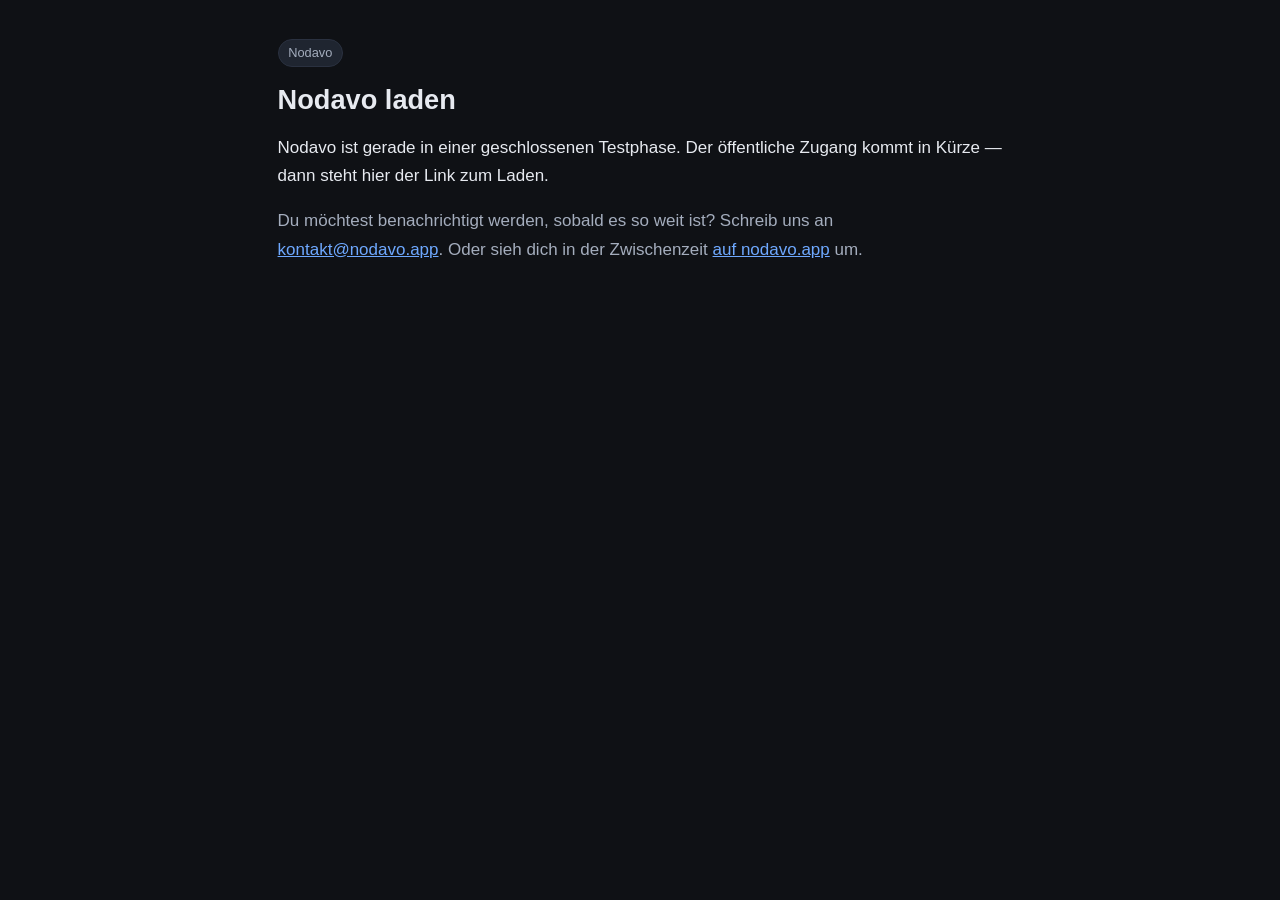
<file: get/index.html>
<!DOCTYPE html>
<html lang="de">
<head>
  <meta charset="utf-8">
  <meta name="viewport" content="width=device-width, initial-scale=1">
  <title>Nodavo laden</title>
  <meta name="robots" content="noindex">
  <meta name="referrer" content="no-referrer">
  <!--
    EINZIGE STELLE FUER DAS LADEN-ZIEL:
    Alle "Nodavo laden"-Knoepfe auf der Website (z. B. unter /k/ und /p/) verlinken
    hierher statt direkt auf TestFlight oder den App Store.

    Aktueller Stand: es gibt noch KEINEN oeffentlichen TestFlight-Link, deshalb
    erklaert diese Seite ehrlich die geschlossene Testphase, statt auf die
    Startseite weiterzuleiten (eine Weiterleitung wirkte wie ein toter Knopf).

    Sobald der oeffentliche Beta-Link existiert (App Store Connect -> TestFlight ->
    externe Gruppe -> "Oeffentlicher Link"; braucht eine Beta-App-Review von Apple):
    den Absatz unten durch einen Knopf auf "https://testflight.apple.com/join/..."
    ersetzen. Beim App-Store-Start dann auf "https://apps.apple.com/app/id..." —
    jeweils NUR an dieser einen Stelle.
  -->
  <link rel="canonical" href="../">
  <link rel="stylesheet" href="../assets/style.css">
</head>
<body>
  <main id="main" style="padding-top:2.4rem">
    <span class="badge">Nodavo</span>
    <h1>Nodavo laden</h1>
    <p>
      Nodavo ist gerade in einer geschlossenen Testphase. Der öffentliche Zugang
      kommt in Kürze — dann steht hier der Link zum Laden.
    </p>
    <p class="muted">
      Du möchtest benachrichtigt werden, sobald es so weit ist? Schreib uns an
      <a href="mailto:kontakt@nodavo.app">kontakt@nodavo.app</a>.
      Oder sieh dich in der Zwischenzeit
      <a href="../">auf nodavo.app</a> um.
    </p>
  </main>
</body>
</html>
</file>
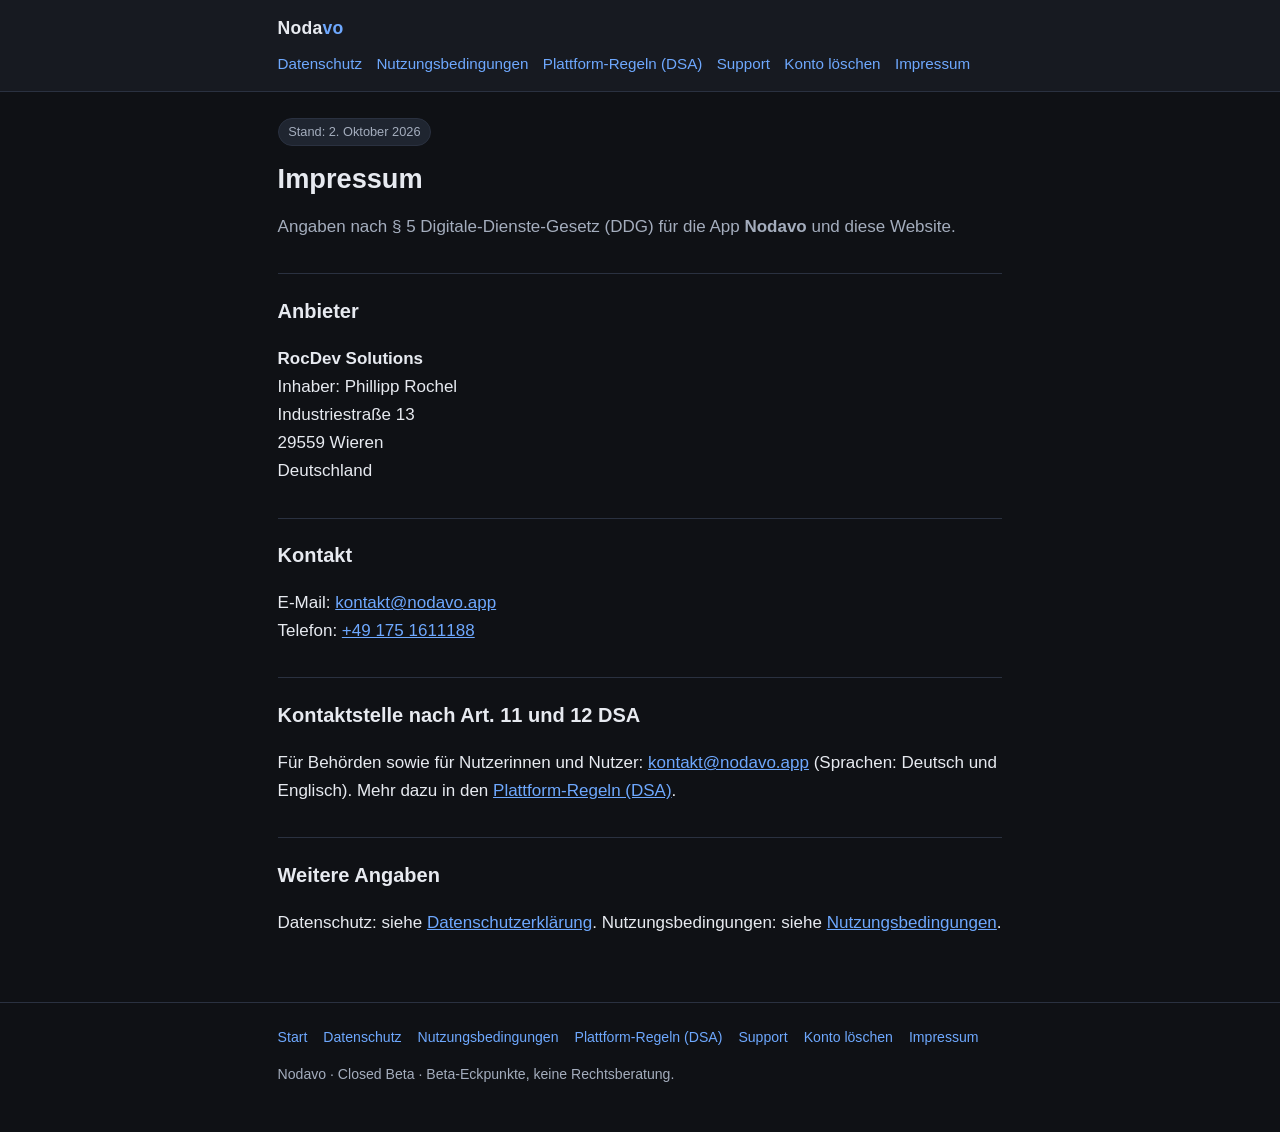
<file: impressum/index.html>
<!DOCTYPE html>
<html lang="de">
<head>
  <meta charset="utf-8">
  <meta name="viewport" content="width=device-width, initial-scale=1">
  <title>Impressum — Nodavo</title>
  <meta name="description" content="Impressum von Nodavo: Anbieter RocDev Solutions, Anschrift, E-Mail und Telefon, Kontaktstelle nach dem Digital Services Act.">
  <meta name="robots" content="noindex">
  <link rel="stylesheet" href="../assets/style.css">
</head>
<body>
  <a class="skip-link" href="#main">Zum Inhalt springen</a>
  <header class="site">
    <div class="wrap">
      <a class="brand" href="../">Noda<span>vo</span></a>
      <nav class="site" aria-label="Hauptnavigation">
        <ul>
          <li><a href="../privacy/">Datenschutz</a></li>
          <li><a href="../terms/">Nutzungsbedingungen</a></li>
          <li><a href="../dsa/">Plattform-Regeln (DSA)</a></li>
          <li><a href="../support/">Support</a></li>
          <li><a href="../account-deletion/">Konto löschen</a></li>
          <li><a href="../impressum/">Impressum</a></li>
        </ul>
      </nav>
    </div>
  </header>

  <main id="main">
    <span class="badge">Stand: 2. Oktober 2026</span>
    <h1>Impressum</h1>
    <p class="muted">Angaben nach § 5 Digitale-Dienste-Gesetz (DDG) für die App <strong>Nodavo</strong> und diese Website.</p>

    <h2>Anbieter</h2>
    <p>
      <strong>RocDev Solutions</strong><br>
      Inhaber: Phillipp Rochel<br>
      Industriestraße 13<br>
      29559 Wieren<br>
      Deutschland
    </p>

    <h2>Kontakt</h2>
    <p>
      E-Mail: <a href="mailto:kontakt@nodavo.app">kontakt@nodavo.app</a><br>
      Telefon: <a href="tel:+491751611188">+49 175 1611188</a>
    </p>

    <h2>Kontaktstelle nach Art. 11 und 12 DSA</h2>
    <p>
      Für Behörden sowie für Nutzerinnen und Nutzer:
      <a href="mailto:kontakt@nodavo.app">kontakt@nodavo.app</a>
      (Sprachen: Deutsch und Englisch). Mehr dazu in den
      <a href="../dsa/">Plattform-Regeln (DSA)</a>.
    </p>

    <h2>Weitere Angaben</h2>
    <p>
      Datenschutz: siehe <a href="../privacy/">Datenschutzerklärung</a>. Nutzungsbedingungen:
      siehe <a href="../terms/">Nutzungsbedingungen</a>.
    </p>
  </main>

  <footer class="site">
    <div class="wrap">
      <nav aria-label="Fußzeile">
        <ul>
          <li><a href="../">Start</a></li>
          <li><a href="../privacy/">Datenschutz</a></li>
          <li><a href="../terms/">Nutzungsbedingungen</a></li>
          <li><a href="../dsa/">Plattform-Regeln (DSA)</a></li>
          <li><a href="../support/">Support</a></li>
          <li><a href="../account-deletion/">Konto löschen</a></li>
          <li><a href="../impressum/">Impressum</a></li>
        </ul>
      </nav>
      <p>Nodavo · Closed Beta · Beta-Eckpunkte, keine Rechtsberatung.</p>
    </div>
  </footer>
</body>
</html>
</file>
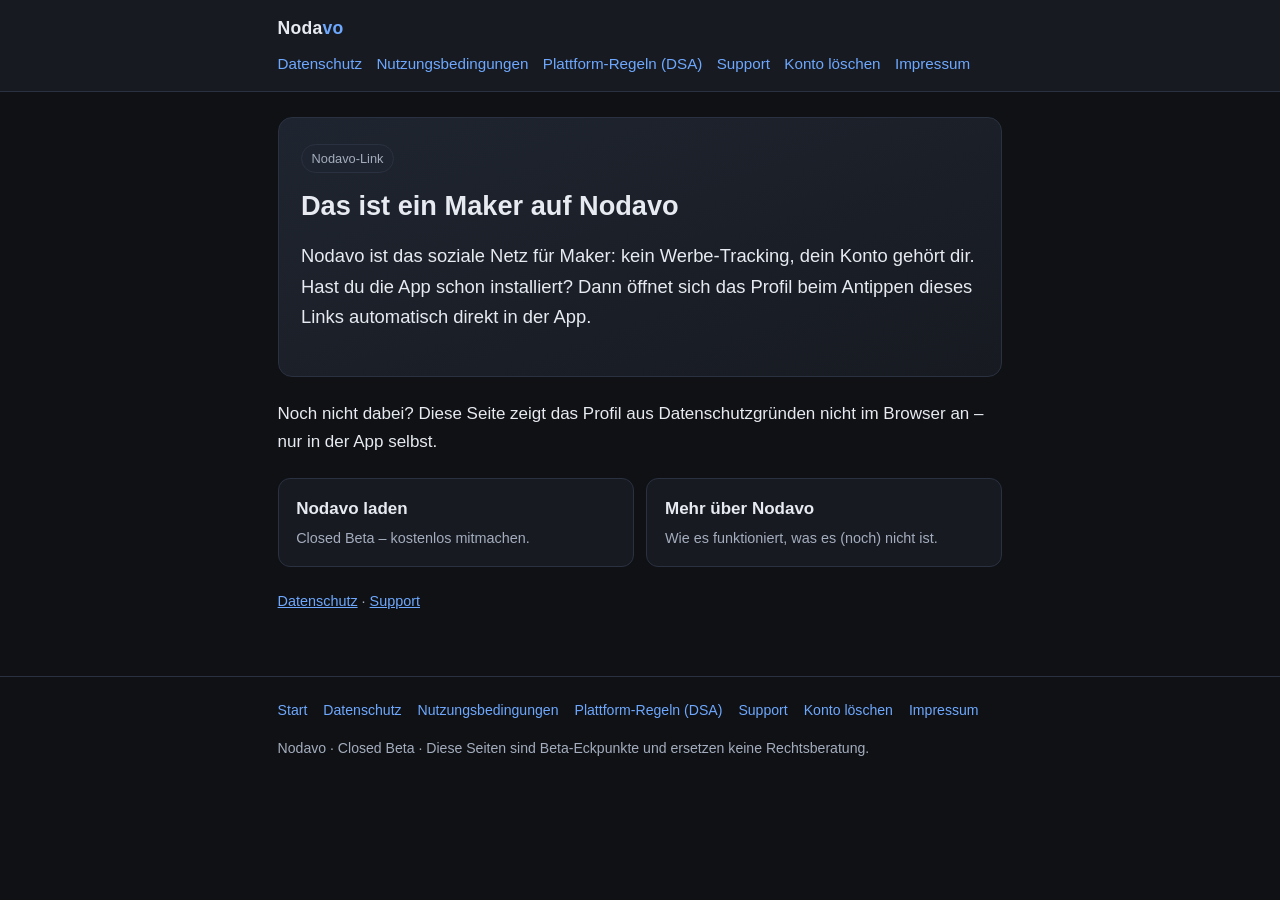
<file: k/index.html>
<!DOCTYPE html>
<html lang="de">
<head>
  <meta charset="utf-8">
  <meta name="viewport" content="width=device-width, initial-scale=1">
  <title>Ein Maker auf Nodavo</title>
  <meta name="description" content="Dieser Link führt zu einem Profil auf Nodavo, dem sozialen Netz für Maker. Mit der App öffnet er sich direkt in der App.">
  <meta name="robots" content="noindex">
  <meta name="referrer" content="no-referrer">
  <meta property="og:type" content="website">
  <meta property="og:title" content="Ein Maker auf Nodavo">
  <meta property="og:description" content="Nodavo ist das soziale Netz für Maker: kein Werbe-Tracking, dein Konto gehört dir. Mit der App öffnet sich dieser Link direkt im Profil.">
  <link rel="stylesheet" href="../assets/style.css">
</head>
<body>
  <a class="skip-link" href="#main">Zum Inhalt springen</a>
  <header class="site">
    <div class="wrap">
      <a class="brand" href="../">Noda<span>vo</span></a>
      <nav class="site" aria-label="Hauptnavigation">
        <ul>
          <li><a href="../privacy/">Datenschutz</a></li>
          <li><a href="../terms/">Nutzungsbedingungen</a></li>
          <li><a href="../dsa/">Plattform-Regeln (DSA)</a></li>
          <li><a href="../support/">Support</a></li>
          <li><a href="../account-deletion/">Konto löschen</a></li>
          <li><a href="../impressum/">Impressum</a></li>
        </ul>
      </nav>
    </div>
  </header>

  <main id="main">
    <section class="hero">
      <span class="badge">Nodavo-Link</span>
      <h1>Das ist ein Maker auf Nodavo</h1>
      <p class="lead">
        Nodavo ist das soziale Netz für Maker: kein Werbe-Tracking, dein Konto
        gehört dir. Hast du die App schon installiert? Dann öffnet sich das Profil
        beim Antippen dieses Links automatisch direkt in der App.
      </p>
    </section>

    <p>
      Noch nicht dabei? Diese Seite zeigt das Profil aus Datenschutzgründen nicht im
      Browser an – nur in der App selbst.
    </p>

    <div class="cards">
      <a class="card" href="../get/">
        <div class="t">Nodavo laden</div>
        <div class="d">Closed Beta – kostenlos mitmachen.</div>
      </a>
      <a class="card" href="../">
        <div class="t">Mehr über Nodavo</div>
        <div class="d">Wie es funktioniert, was es (noch) nicht ist.</div>
      </a>
    </div>

    <p class="small">
      <a href="../privacy/">Datenschutz</a> · <a href="../support/">Support</a>
    </p>
  </main>

  <footer class="site">
    <div class="wrap">
      <nav aria-label="Fußzeile">
        <ul>
          <li><a href="../">Start</a></li>
          <li><a href="../privacy/">Datenschutz</a></li>
          <li><a href="../terms/">Nutzungsbedingungen</a></li>
          <li><a href="../dsa/">Plattform-Regeln (DSA)</a></li>
          <li><a href="../support/">Support</a></li>
          <li><a href="../account-deletion/">Konto löschen</a></li>
          <li><a href="../impressum/">Impressum</a></li>
        </ul>
      </nav>
      <p>Nodavo · Closed Beta · Diese Seiten sind Beta-Eckpunkte und ersetzen keine Rechtsberatung.</p>
    </div>
  </footer>
</body>
</html>
</file>
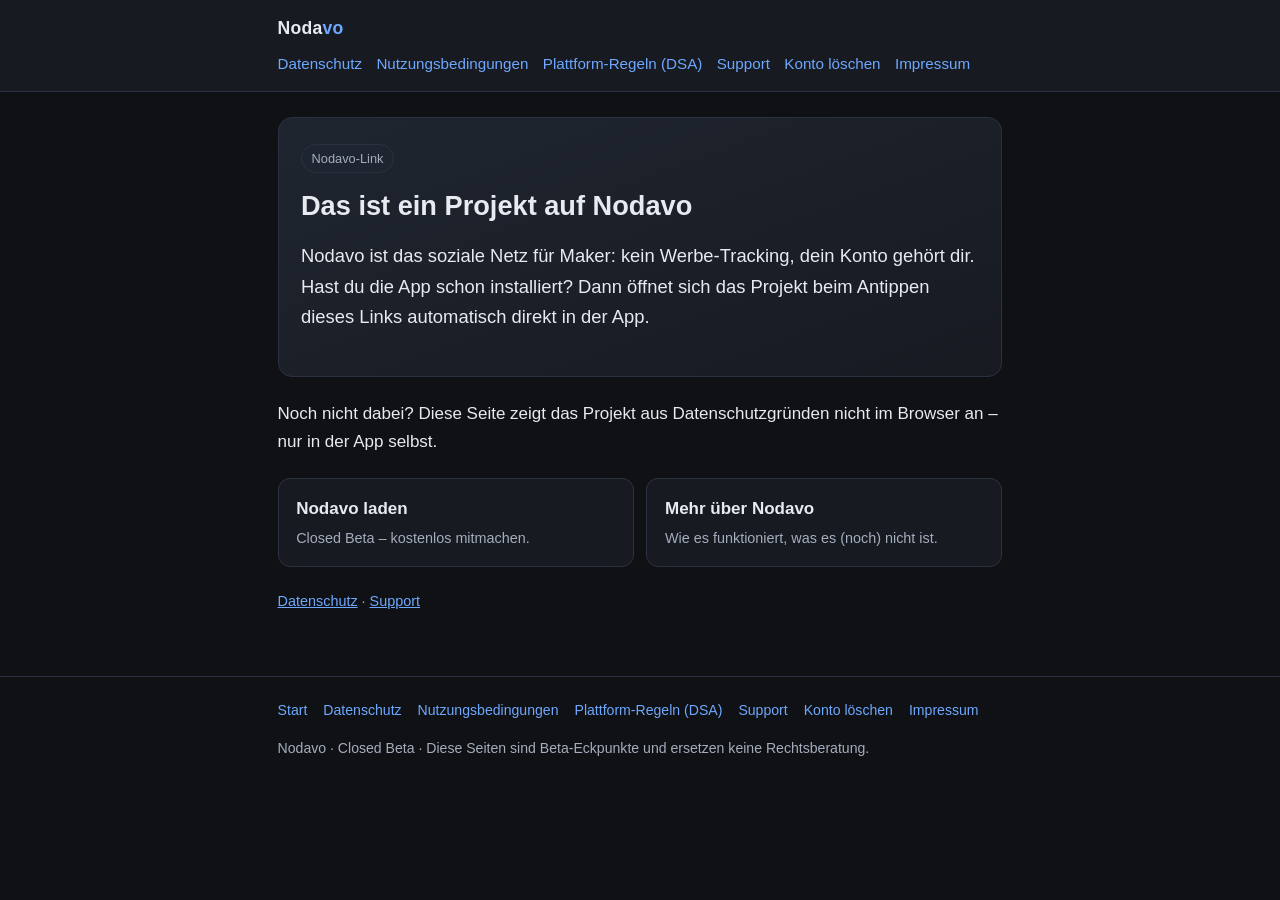
<file: p/index.html>
<!DOCTYPE html>
<html lang="de">
<head>
  <meta charset="utf-8">
  <meta name="viewport" content="width=device-width, initial-scale=1">
  <title>Ein Projekt auf Nodavo</title>
  <meta name="description" content="Dieser Link führt zu einem öffentlichen Projekt auf Nodavo, dem sozialen Netz für Maker. Mit der App öffnet er sich direkt im Projekt.">
  <meta name="robots" content="noindex">
  <meta name="referrer" content="no-referrer">
  <meta property="og:type" content="website">
  <meta property="og:title" content="Ein Projekt auf Nodavo">
  <meta property="og:description" content="Nodavo ist das soziale Netz für Maker: kein Werbe-Tracking, dein Konto gehört dir. Mit der App öffnet sich dieser Link direkt im Projekt.">
  <link rel="stylesheet" href="../assets/style.css">
</head>
<body>
  <a class="skip-link" href="#main">Zum Inhalt springen</a>
  <header class="site">
    <div class="wrap">
      <a class="brand" href="../">Noda<span>vo</span></a>
      <nav class="site" aria-label="Hauptnavigation">
        <ul>
          <li><a href="../privacy/">Datenschutz</a></li>
          <li><a href="../terms/">Nutzungsbedingungen</a></li>
          <li><a href="../dsa/">Plattform-Regeln (DSA)</a></li>
          <li><a href="../support/">Support</a></li>
          <li><a href="../account-deletion/">Konto löschen</a></li>
          <li><a href="../impressum/">Impressum</a></li>
        </ul>
      </nav>
    </div>
  </header>

  <main id="main">
    <section class="hero">
      <span class="badge">Nodavo-Link</span>
      <h1>Das ist ein Projekt auf Nodavo</h1>
      <p class="lead">
        Nodavo ist das soziale Netz für Maker: kein Werbe-Tracking, dein Konto
        gehört dir. Hast du die App schon installiert? Dann öffnet sich das Projekt
        beim Antippen dieses Links automatisch direkt in der App.
      </p>
    </section>

    <p>
      Noch nicht dabei? Diese Seite zeigt das Projekt aus Datenschutzgründen nicht im
      Browser an – nur in der App selbst.
    </p>

    <div class="cards">
      <a class="card" href="../get/">
        <div class="t">Nodavo laden</div>
        <div class="d">Closed Beta – kostenlos mitmachen.</div>
      </a>
      <a class="card" href="../">
        <div class="t">Mehr über Nodavo</div>
        <div class="d">Wie es funktioniert, was es (noch) nicht ist.</div>
      </a>
    </div>

    <p class="small">
      <a href="../privacy/">Datenschutz</a> · <a href="../support/">Support</a>
    </p>
  </main>

  <footer class="site">
    <div class="wrap">
      <nav aria-label="Fußzeile">
        <ul>
          <li><a href="../">Start</a></li>
          <li><a href="../privacy/">Datenschutz</a></li>
          <li><a href="../terms/">Nutzungsbedingungen</a></li>
          <li><a href="../dsa/">Plattform-Regeln (DSA)</a></li>
          <li><a href="../support/">Support</a></li>
          <li><a href="../account-deletion/">Konto löschen</a></li>
          <li><a href="../impressum/">Impressum</a></li>
        </ul>
      </nav>
      <p>Nodavo · Closed Beta · Diese Seiten sind Beta-Eckpunkte und ersetzen keine Rechtsberatung.</p>
    </div>
  </footer>
</body>
</html>
</file>
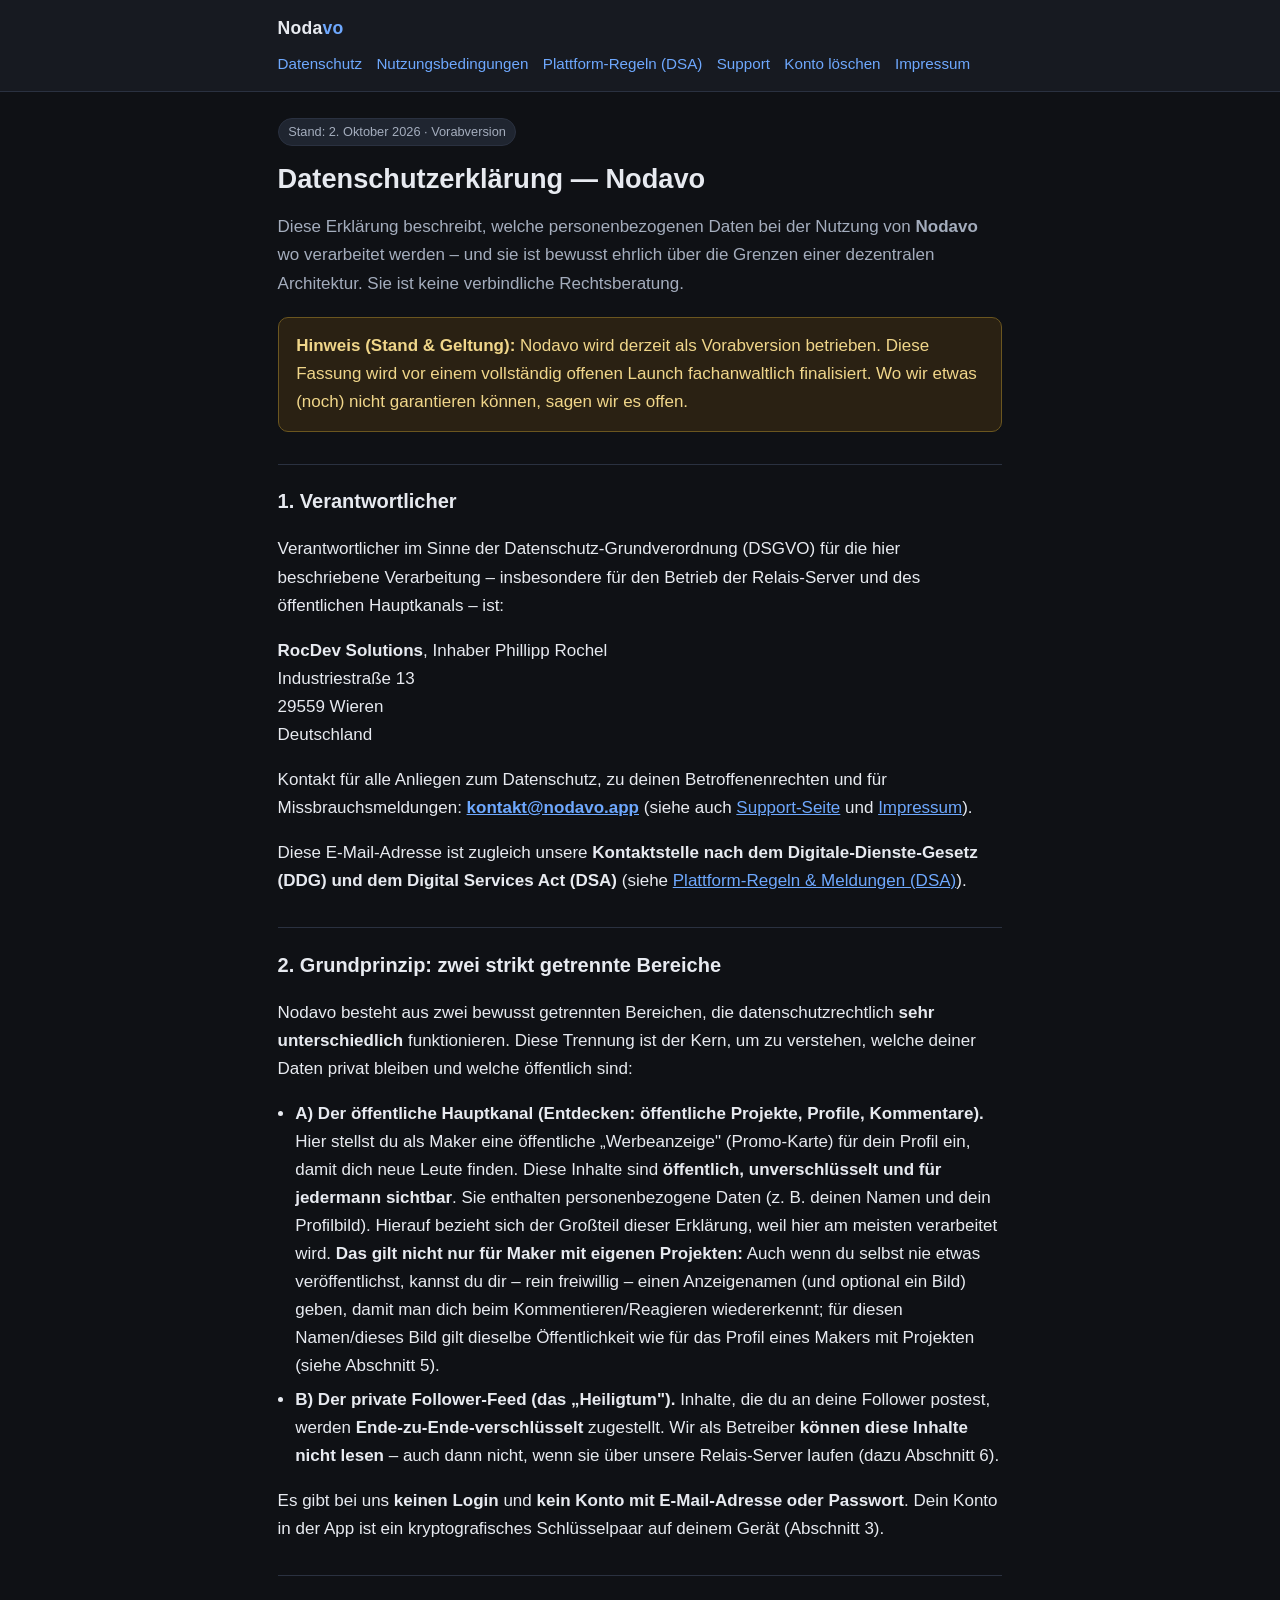
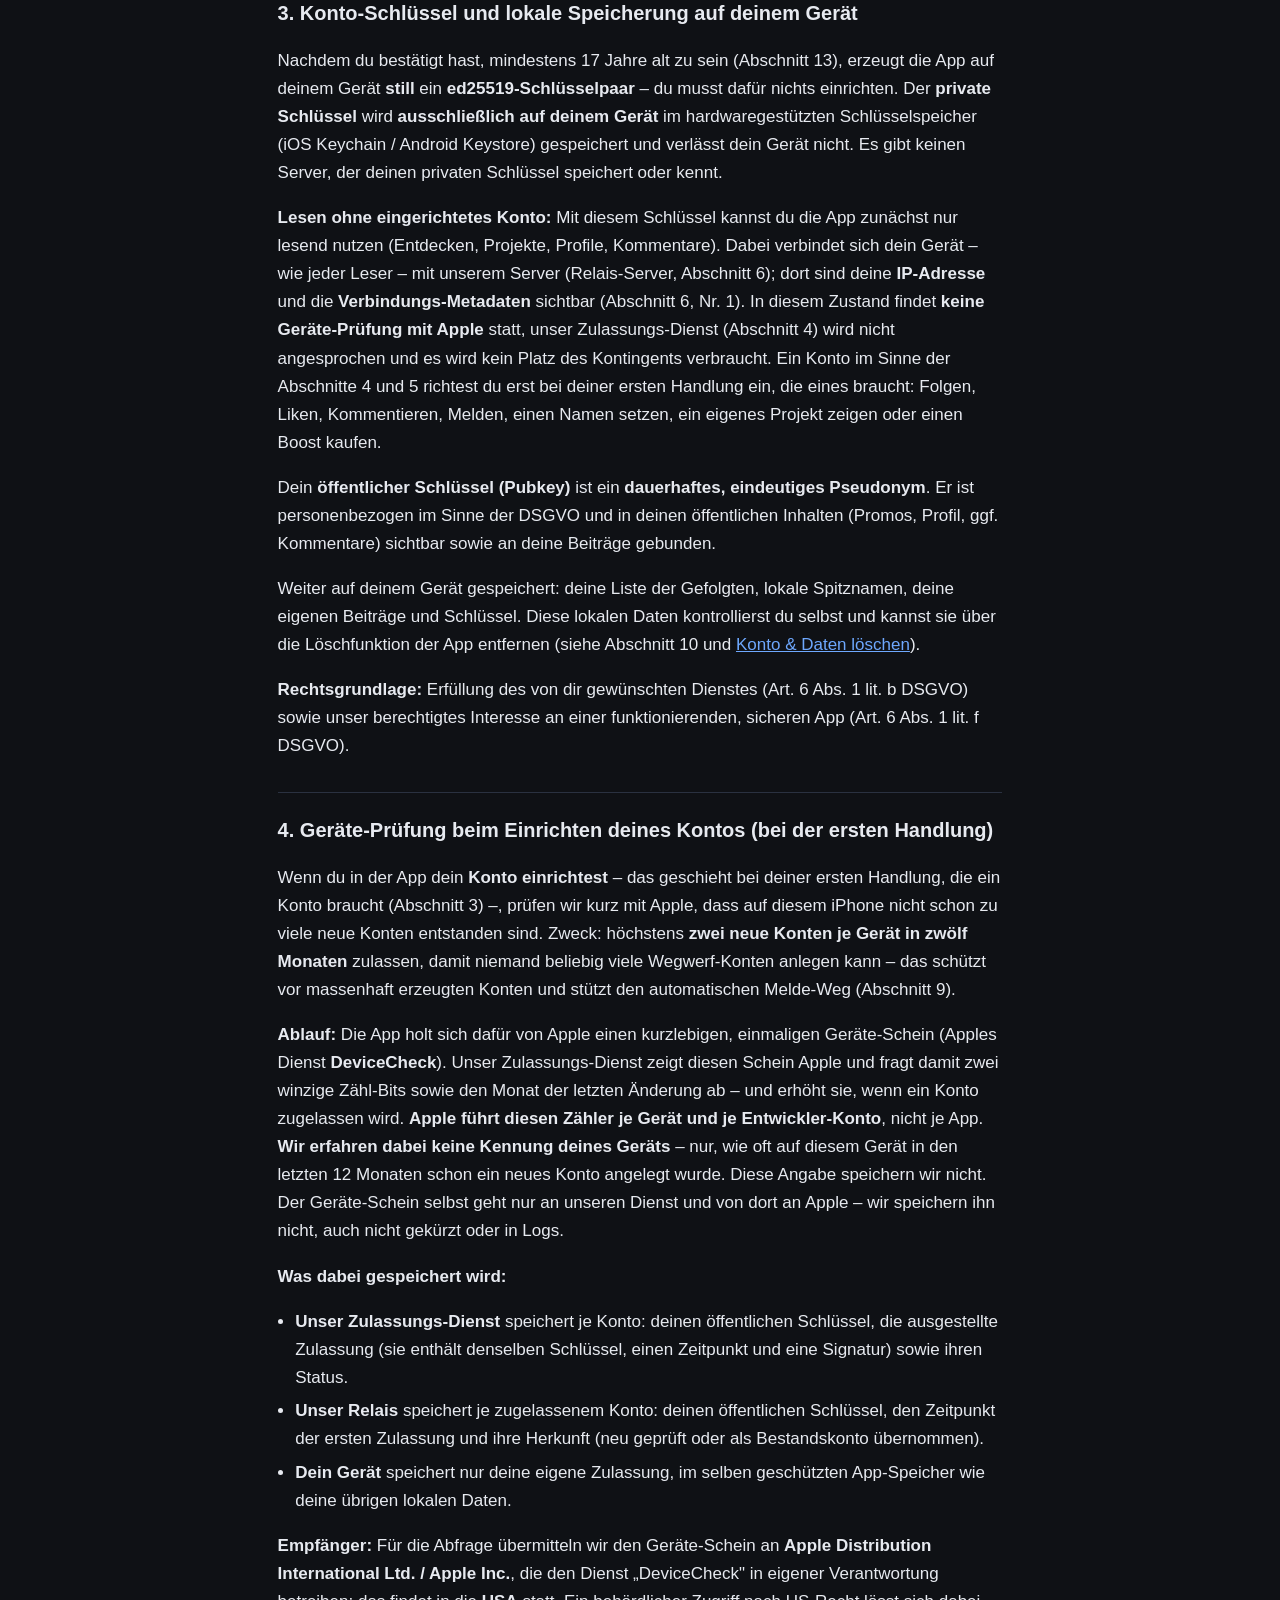
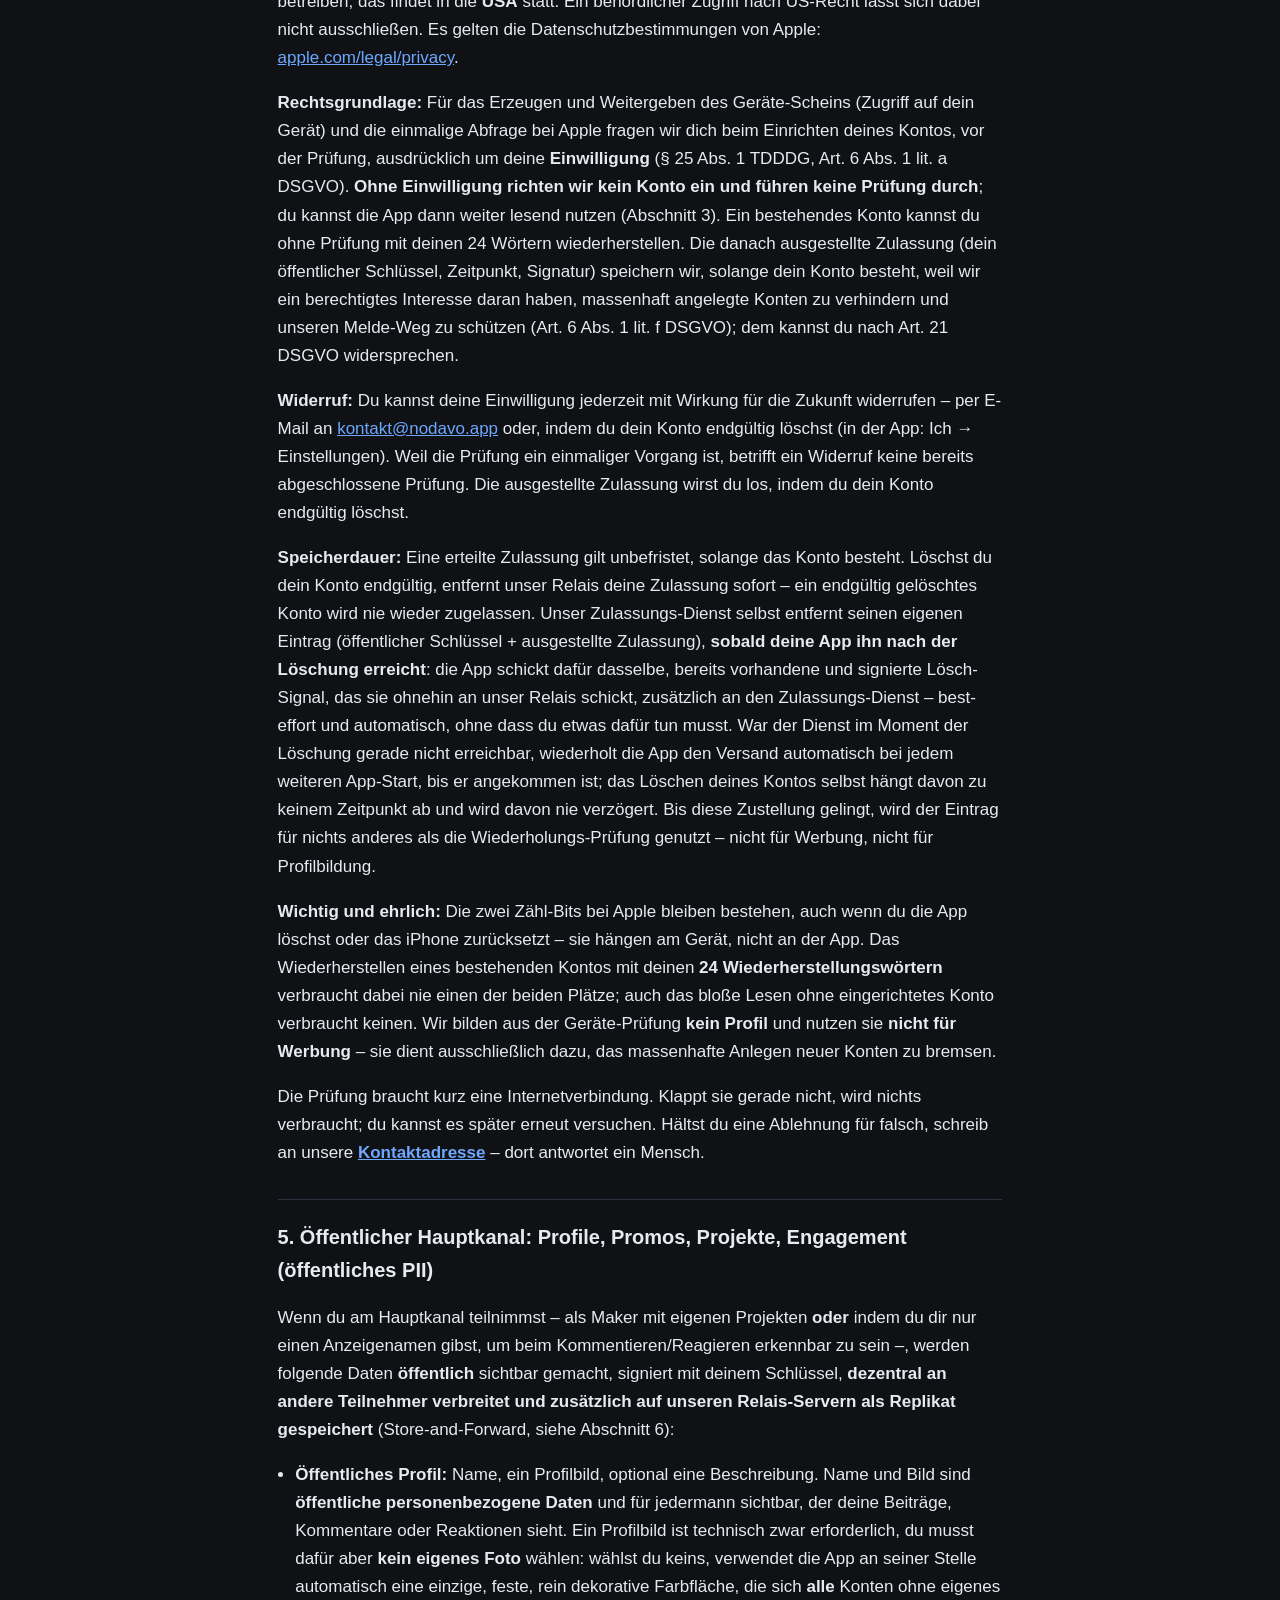
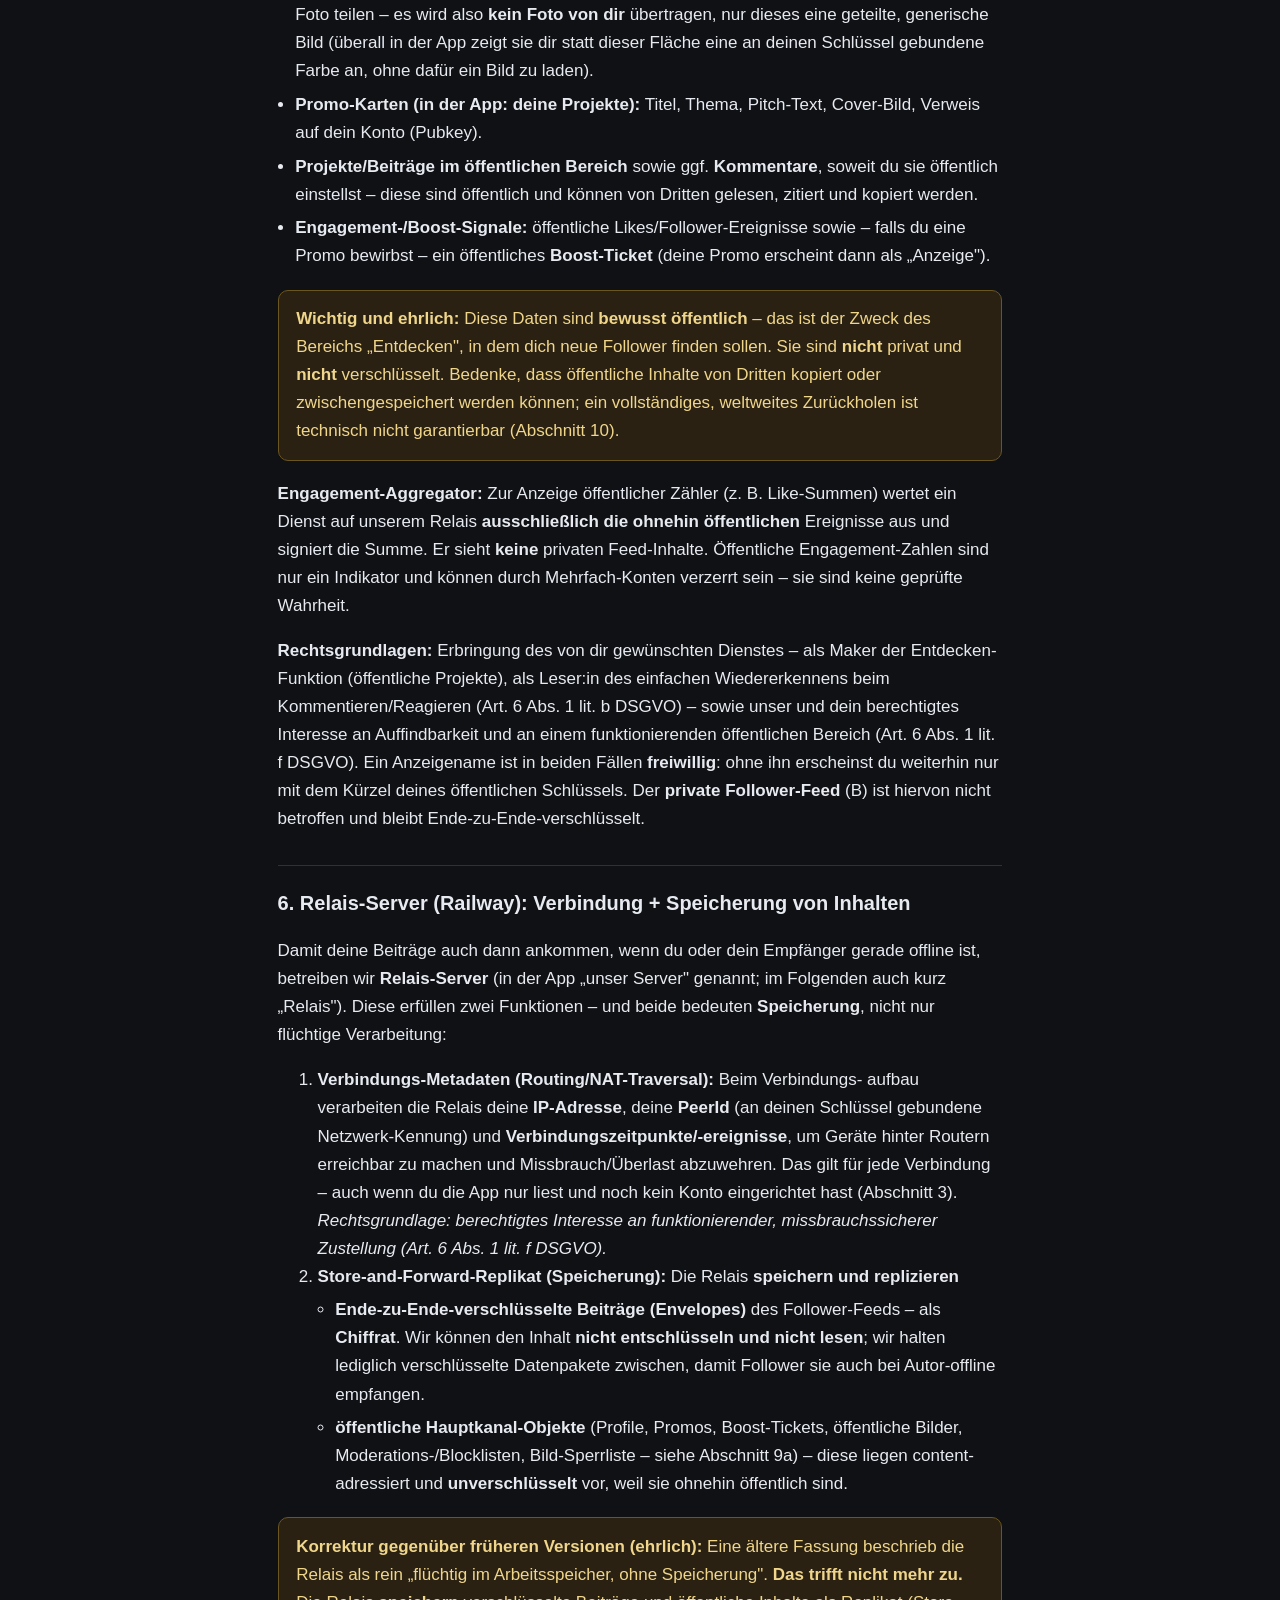
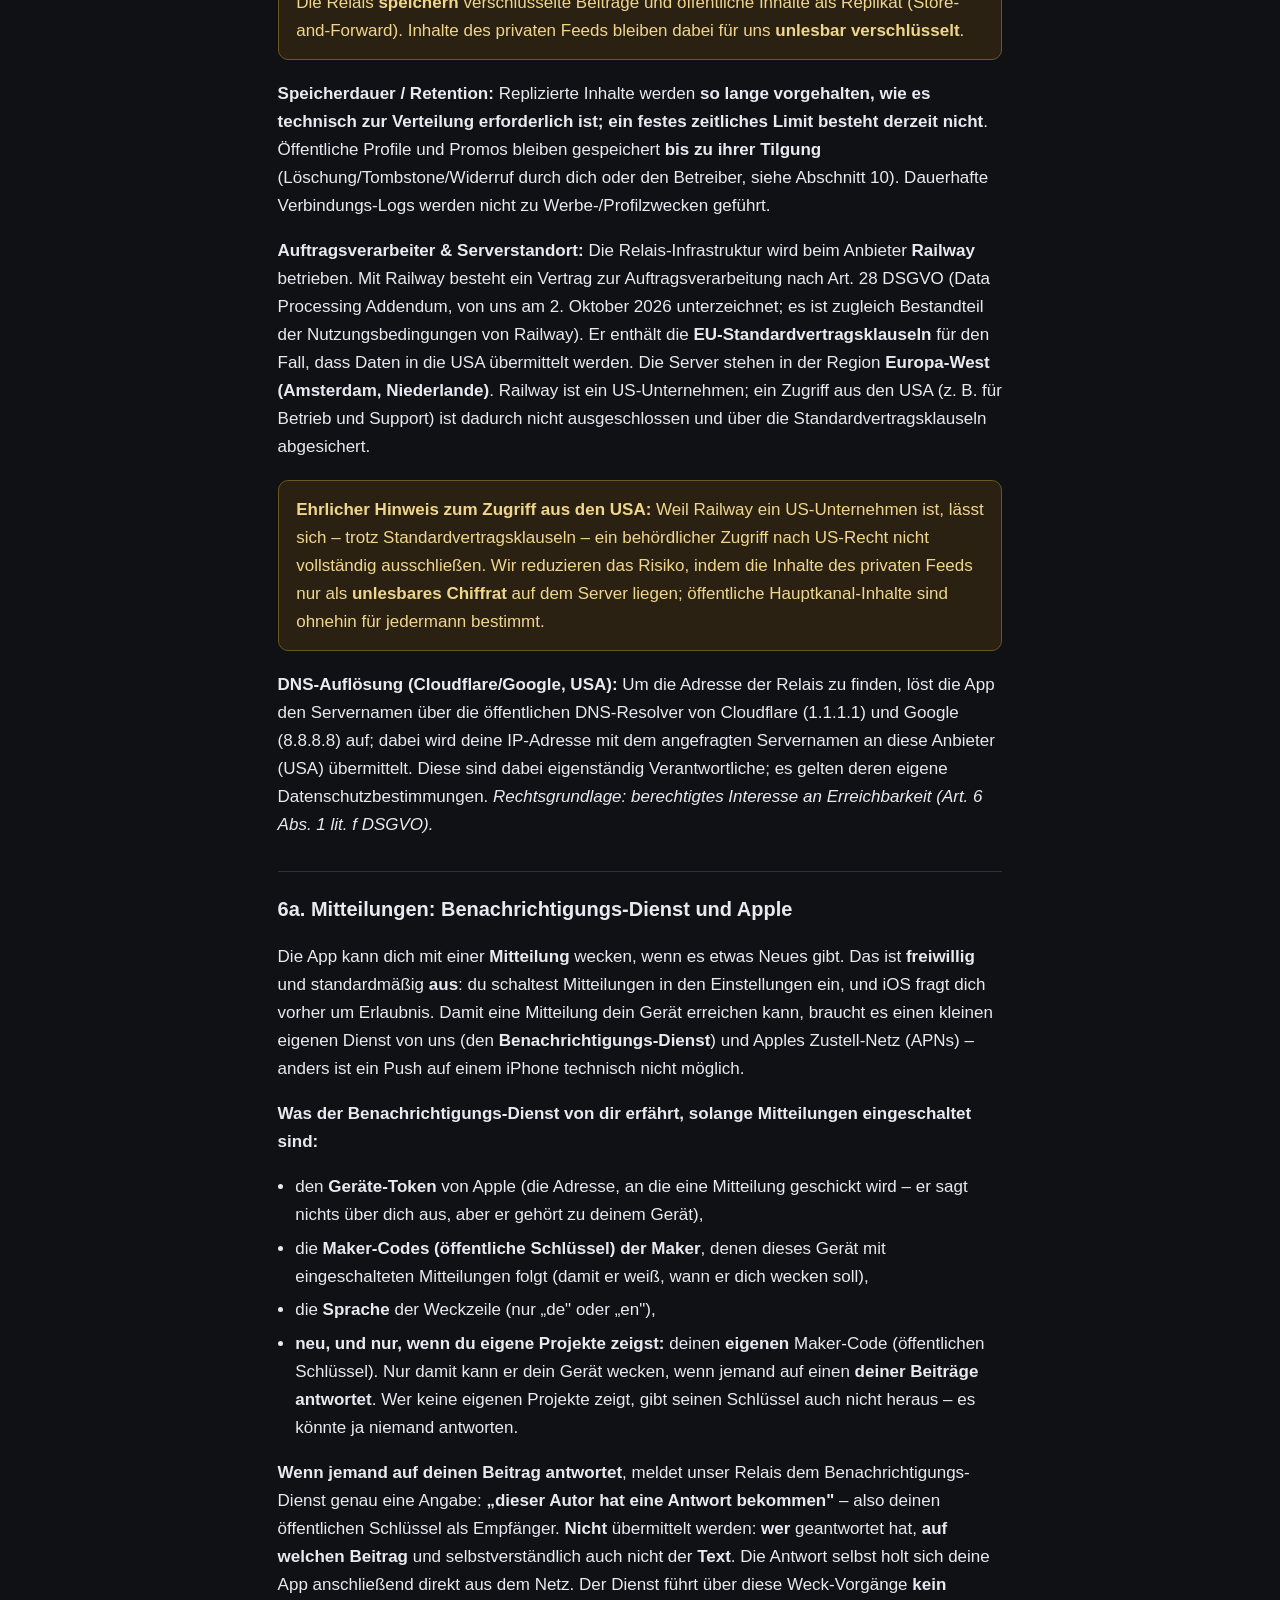
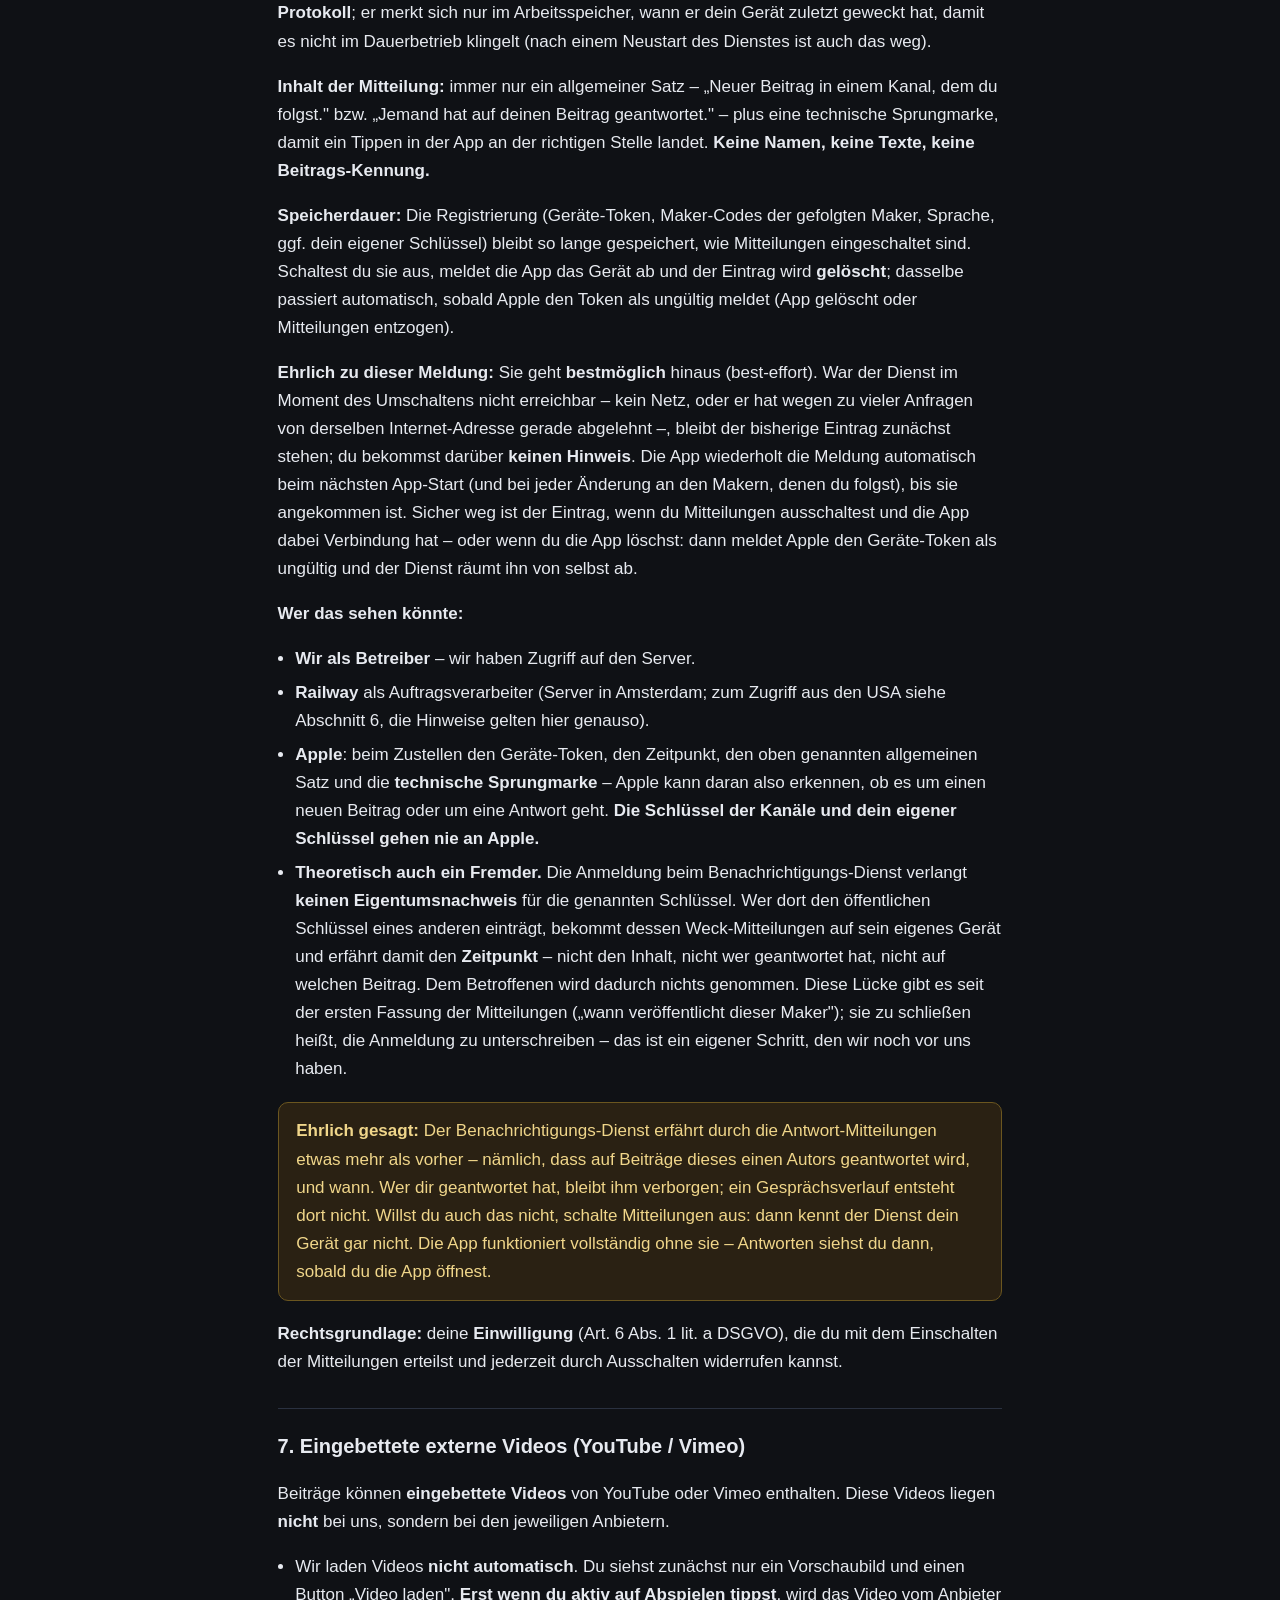
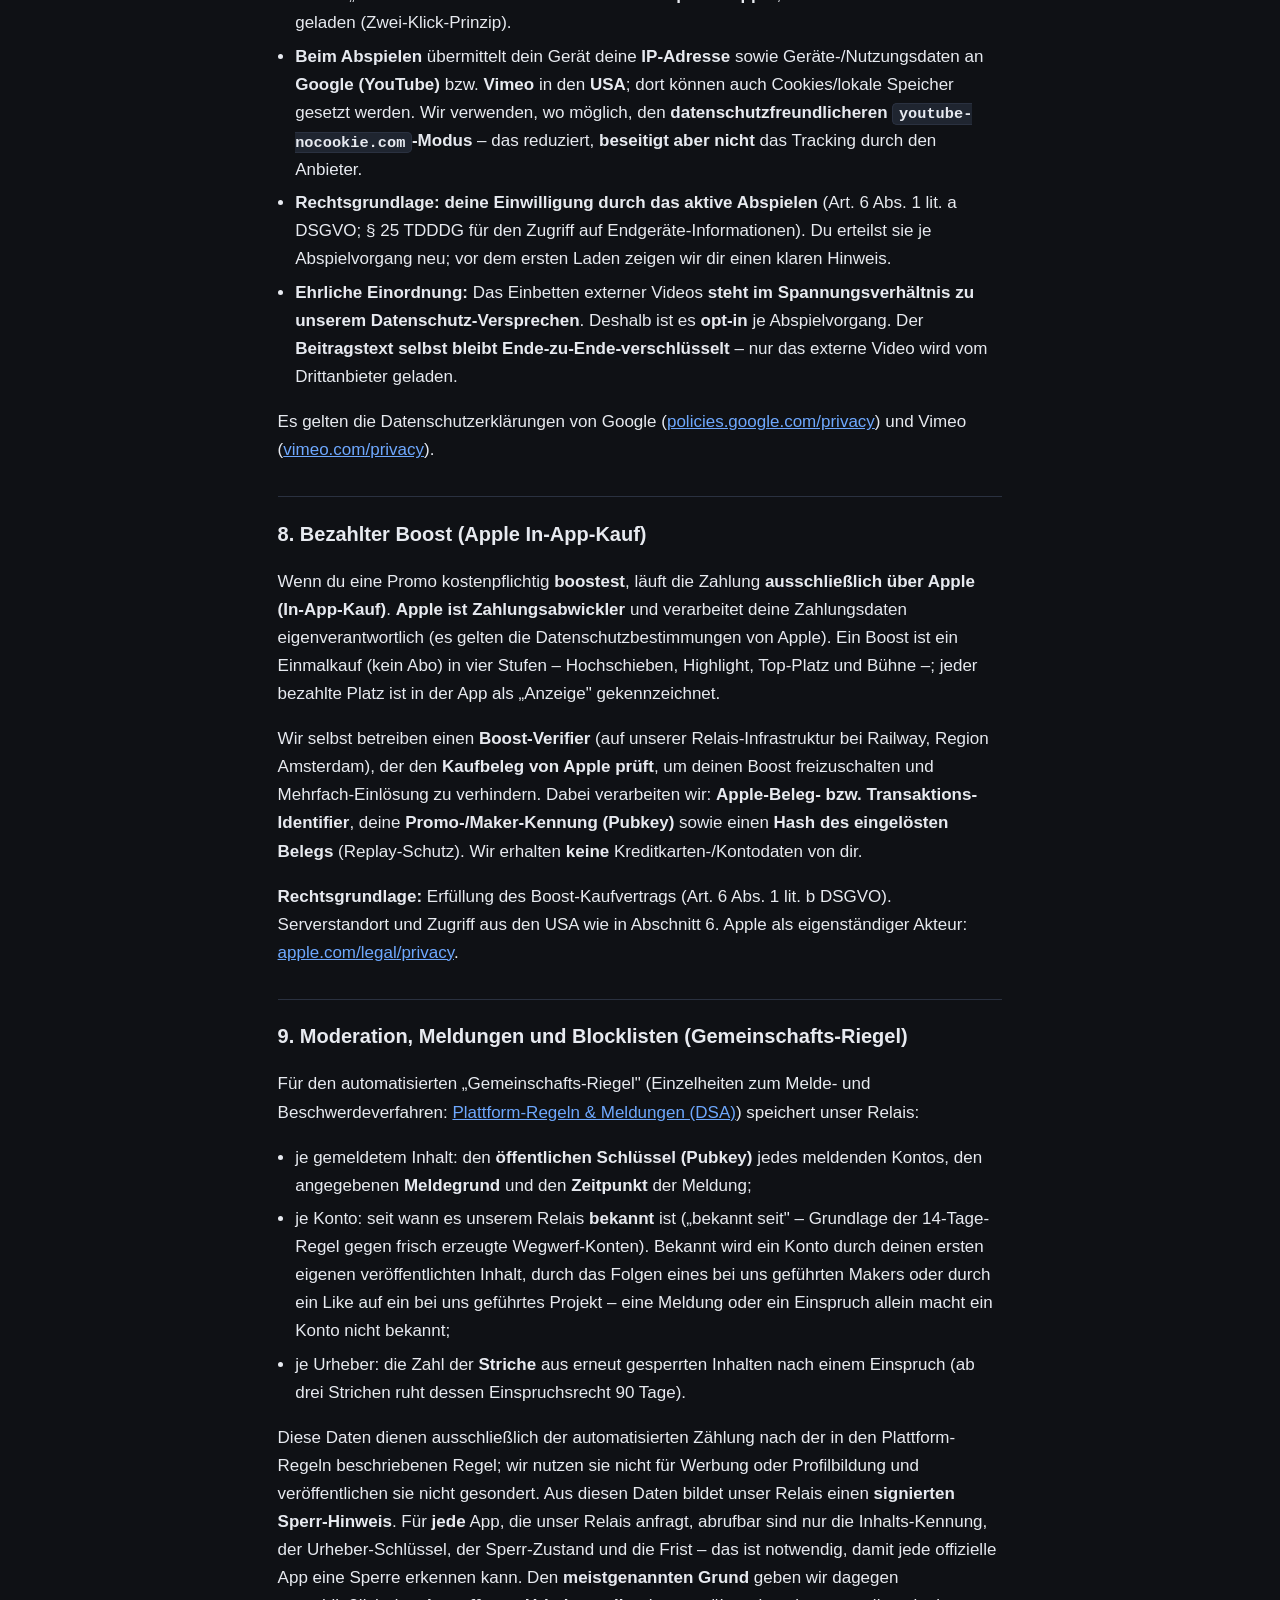
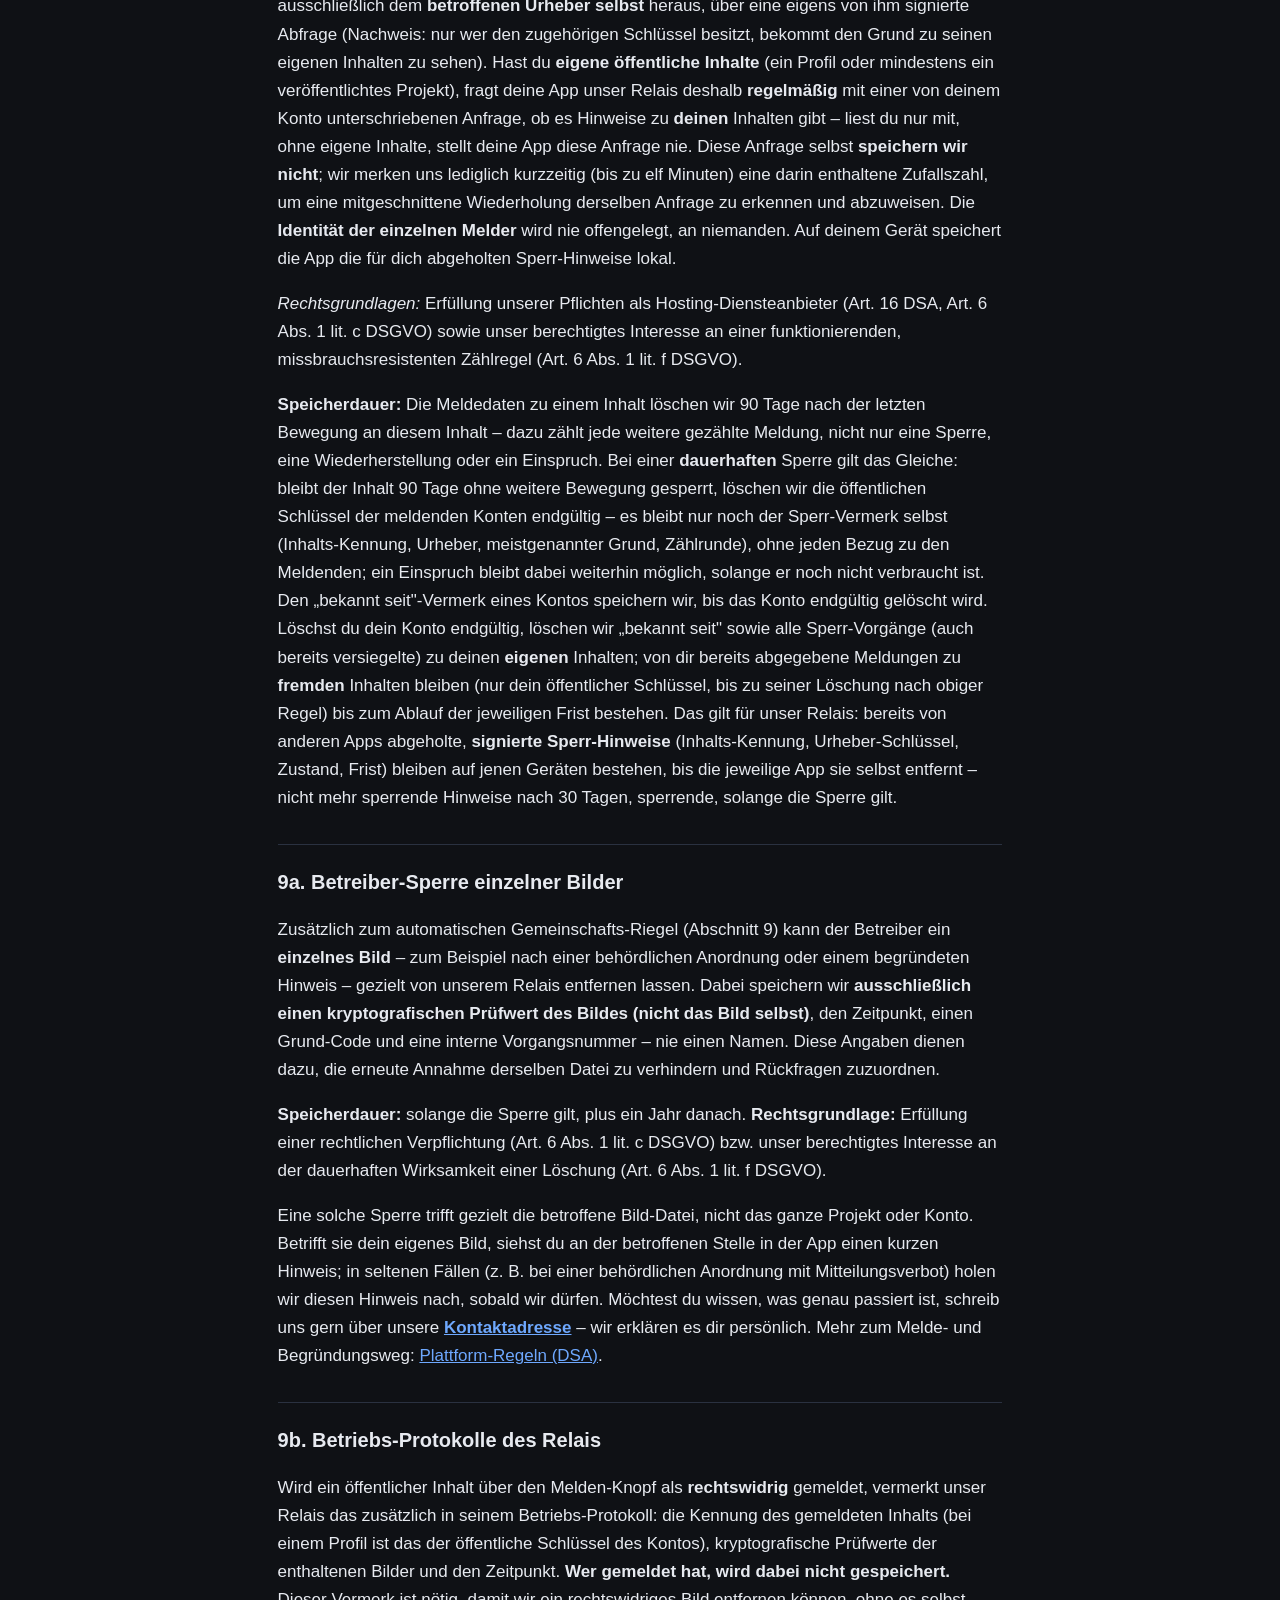
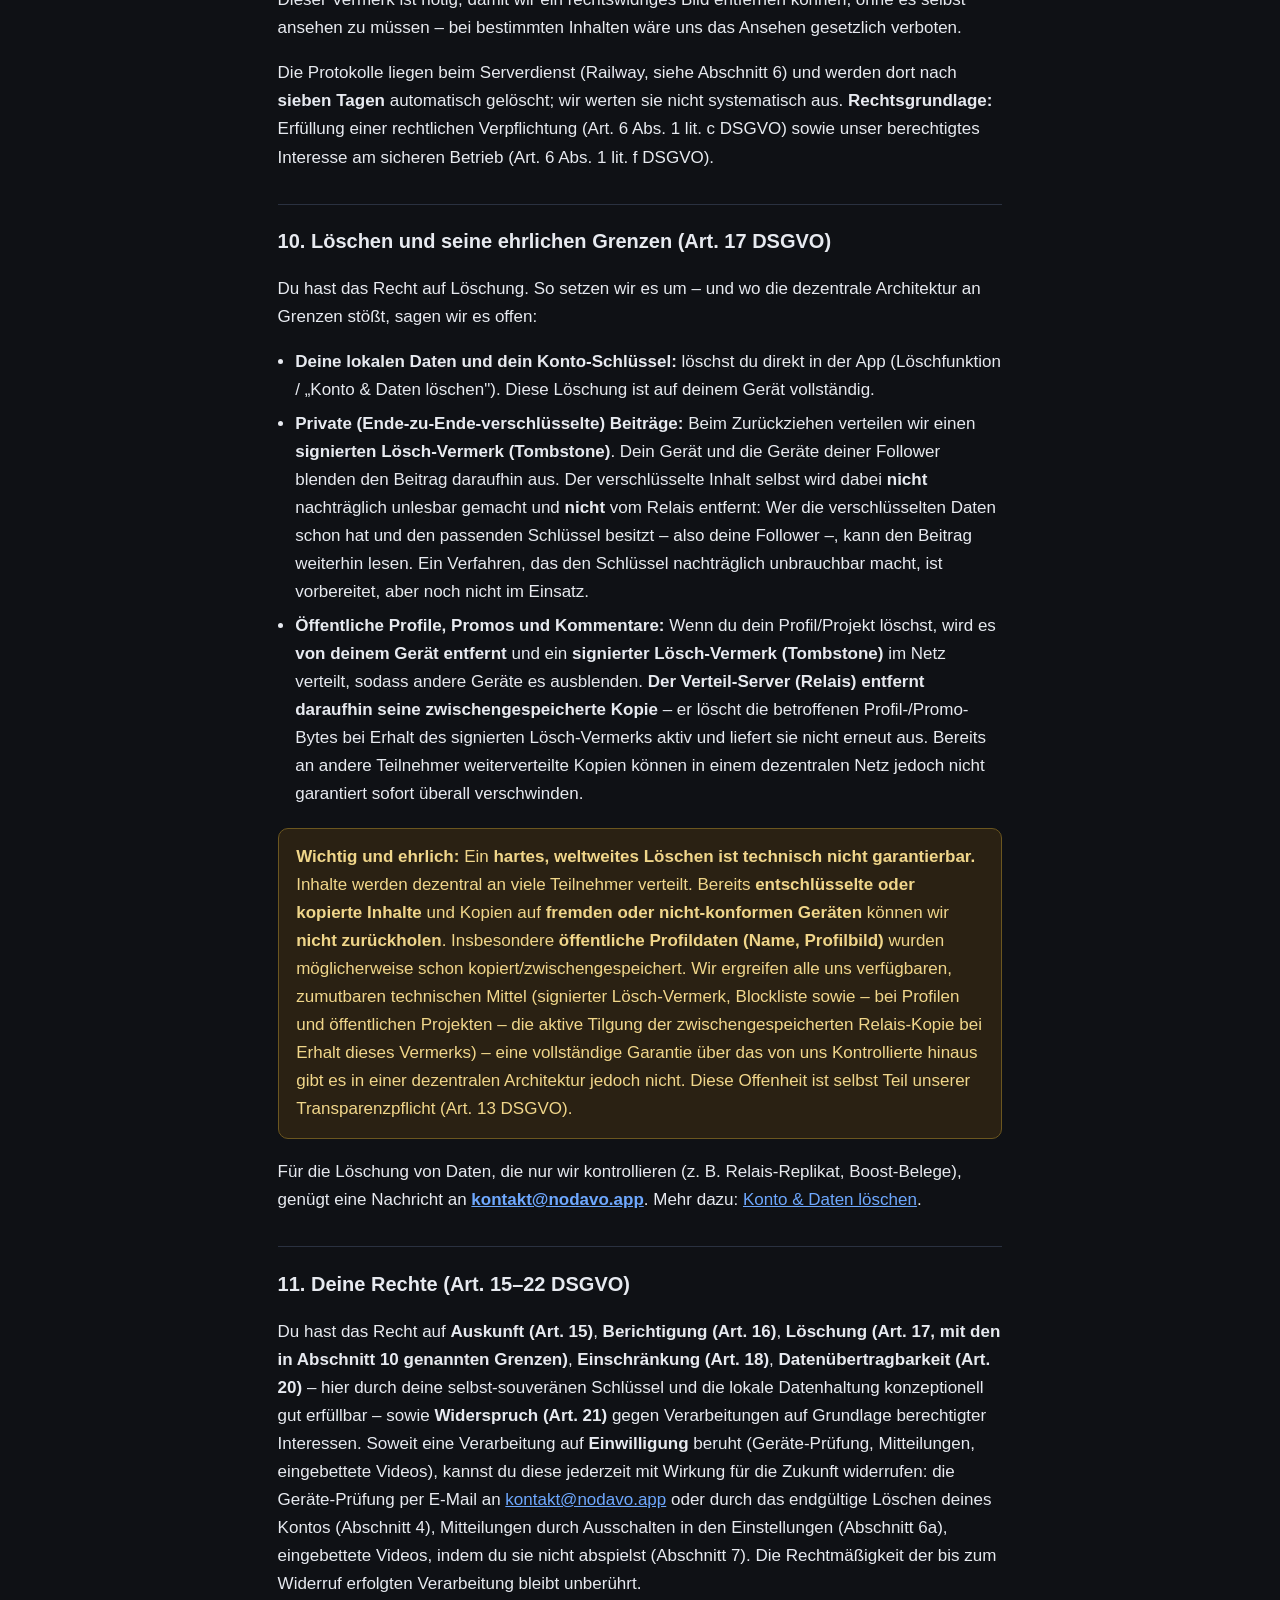
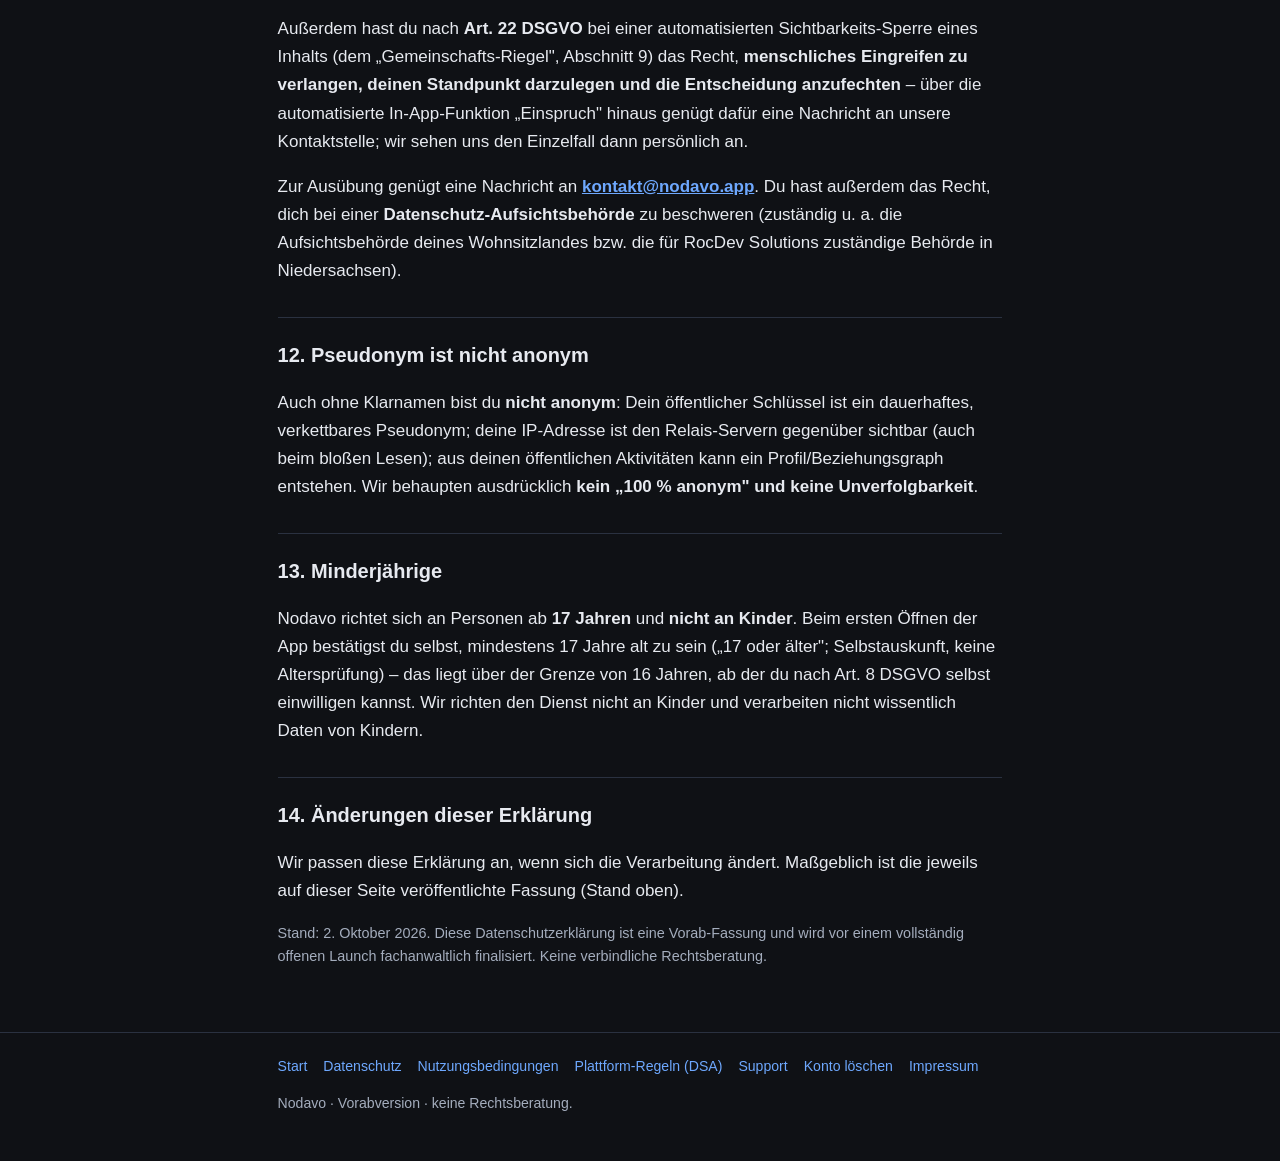
<file: privacy/index.html>
<!DOCTYPE html>
<html lang="de">
<head>
  <meta charset="utf-8">
  <meta name="viewport" content="width=device-width, initial-scale=1">
  <title>Datenschutzerklärung — Nodavo</title>
  <meta name="description" content="Datenschutzerklärung von Nodavo: lokaler Schlüssel (Keychain), öffentlicher Hauptkanal als öffentliches PII, Relais-Server (Railway, Region Amsterdam) als Store-and-Forward-Speicher, eingebettete Videos, ehrliche Lösch-Grenzen.">
  <meta name="robots" content="noindex">
  <link rel="stylesheet" href="../assets/style.css">
</head>
<body>
  <a class="skip-link" href="#main">Zum Inhalt springen</a>
  <header class="site">
    <div class="wrap">
      <a class="brand" href="../">Noda<span>vo</span></a>
      <nav class="site" aria-label="Hauptnavigation">
        <ul>
          <li><a href="../privacy/">Datenschutz</a></li>
          <li><a href="../terms/">Nutzungsbedingungen</a></li>
          <li><a href="../dsa/">Plattform-Regeln (DSA)</a></li>
          <li><a href="../support/">Support</a></li>
          <li><a href="../account-deletion/">Konto löschen</a></li>
          <li><a href="../impressum/">Impressum</a></li>
        </ul>
      </nav>
    </div>
  </header>

  <main id="main">
    <span class="badge">Stand: 2. Oktober 2026 · Vorabversion</span>
    <h1>Datenschutzerklärung — Nodavo</h1>
    <p class="muted">
      Diese Erklärung beschreibt, welche personenbezogenen Daten bei der Nutzung von
      <strong>Nodavo</strong> wo verarbeitet werden – und sie ist bewusst ehrlich über die
      Grenzen einer dezentralen Architektur. Sie ist keine verbindliche Rechtsberatung.
    </p>

    <div class="note">
      <strong>Hinweis (Stand &amp; Geltung):</strong> Nodavo wird derzeit als Vorabversion
      betrieben. Diese Fassung wird vor einem vollständig offenen Launch fachanwaltlich
      finalisiert. Wo wir etwas (noch) nicht garantieren können, sagen wir es offen.
    </div>

    <h2>1. Verantwortlicher</h2>
    <p>
      Verantwortlicher im Sinne der Datenschutz-Grundverordnung (DSGVO) für die hier
      beschriebene Verarbeitung – insbesondere für den Betrieb der Relais-Server und des
      öffentlichen Hauptkanals – ist:
    </p>
    <p>
      <strong>RocDev Solutions</strong>, Inhaber Phillipp Rochel<br>
      Industriestraße 13<br>
      29559 Wieren<br>
      Deutschland
    </p>
    <p>
      Kontakt für alle Anliegen zum Datenschutz, zu deinen Betroffenenrechten und für
      Missbrauchsmeldungen:
      <strong><a href="mailto:kontakt@nodavo.app">kontakt@nodavo.app</a></strong>
      (siehe auch <a href="../support/">Support-Seite</a> und <a href="../impressum/">Impressum</a>).
    </p>
    <p>
      Diese E-Mail-Adresse ist zugleich unsere <strong>Kontaktstelle nach dem
      Digitale-Dienste-Gesetz (DDG) und dem Digital Services Act (DSA)</strong>
      (siehe <a href="../dsa/">Plattform-Regeln &amp; Meldungen (DSA)</a>).
    </p>

    <h2>2. Grundprinzip: zwei strikt getrennte Bereiche</h2>
    <p>
      Nodavo besteht aus zwei bewusst getrennten Bereichen, die datenschutzrechtlich
      <strong>sehr unterschiedlich</strong> funktionieren. Diese Trennung ist der Kern, um
      zu verstehen, welche deiner Daten privat bleiben und welche öffentlich sind:
    </p>
    <ul class="feat">
      <li><strong>A) Der öffentliche Hauptkanal (Entdecken: öffentliche Projekte, Profile,
        Kommentare).</strong> Hier
        stellst du als Maker eine öffentliche „Werbeanzeige" (Promo-Karte) für dein
        Profil ein, damit dich neue Leute finden. Diese Inhalte sind <strong>öffentlich,
        unverschlüsselt und für jedermann sichtbar</strong>. Sie enthalten personenbezogene
        Daten (z. B. deinen Namen und dein Profilbild). Hierauf bezieht sich der
        Großteil dieser Erklärung, weil hier am meisten verarbeitet wird.
        <strong>Das gilt nicht nur für Maker mit eigenen Projekten:</strong> Auch wenn du selbst nie etwas
        veröffentlichst, kannst du dir – rein freiwillig – einen Anzeigenamen (und optional
        ein Bild) geben, damit man dich beim Kommentieren/Reagieren wiedererkennt; für diesen
        Namen/dieses Bild gilt dieselbe Öffentlichkeit wie für das Profil eines Makers mit
        Projekten (siehe Abschnitt 5).</li>
      <li><strong>B) Der private Follower-Feed (das „Heiligtum").</strong> Inhalte, die du
        an deine Follower postest, werden <strong>Ende-zu-Ende-verschlüsselt</strong>
        zugestellt. Wir als Betreiber <strong>können diese Inhalte nicht lesen</strong> –
        auch dann nicht, wenn sie über unsere Relais-Server laufen (dazu Abschnitt 6).</li>
    </ul>
    <p>
      Es gibt bei uns <strong>keinen Login</strong> und <strong>kein Konto mit E-Mail-Adresse
      oder Passwort</strong>. Dein Konto in der App ist ein kryptografisches Schlüsselpaar auf
      deinem Gerät (Abschnitt 3).
    </p>

    <h2>3. Konto-Schlüssel und lokale Speicherung auf deinem Gerät</h2>
    <p>
      Nachdem du bestätigt hast, mindestens 17 Jahre alt zu sein (Abschnitt 13), erzeugt die
      App auf deinem Gerät <strong>still</strong> ein <strong>ed25519-Schlüsselpaar</strong> –
      du musst dafür nichts einrichten. Der
      <strong>private Schlüssel</strong> wird <strong>ausschließlich auf deinem Gerät</strong>
      im hardwaregestützten Schlüsselspeicher (iOS Keychain / Android Keystore) gespeichert
      und verlässt dein Gerät nicht. Es gibt keinen Server, der deinen privaten Schlüssel
      speichert oder kennt.
    </p>
    <p>
      <strong>Lesen ohne eingerichtetes Konto:</strong> Mit diesem Schlüssel kannst du die App
      zunächst nur lesend nutzen (Entdecken, Projekte, Profile, Kommentare). Dabei verbindet
      sich dein Gerät – wie jeder Leser – mit unserem Server (Relais-Server, Abschnitt 6);
      dort sind deine <strong>IP-Adresse</strong> und die <strong>Verbindungs-Metadaten</strong>
      sichtbar (Abschnitt 6, Nr. 1). In diesem Zustand findet <strong>keine Geräte-Prüfung
      mit Apple</strong> statt, unser Zulassungs-Dienst (Abschnitt 4) wird nicht angesprochen
      und es wird kein Platz des Kontingents verbraucht. Ein Konto im Sinne der Abschnitte 4
      und 5 richtest du erst bei deiner ersten Handlung ein, die eines braucht: Folgen,
      Liken, Kommentieren, Melden, einen Namen setzen, ein eigenes Projekt zeigen oder einen
      Boost kaufen.
    </p>
    <p>
      Dein <strong>öffentlicher Schlüssel (Pubkey)</strong> ist ein <strong>dauerhaftes,
      eindeutiges Pseudonym</strong>. Er ist personenbezogen im Sinne der DSGVO und in
      deinen öffentlichen Inhalten (Promos, Profil, ggf. Kommentare) sichtbar sowie an deine
      Beiträge gebunden.
    </p>
    <p>
      Weiter auf deinem Gerät gespeichert: deine Liste der Gefolgten, lokale Spitznamen,
      deine eigenen Beiträge und Schlüssel. Diese lokalen Daten kontrollierst du selbst und
      kannst sie über die Löschfunktion der App entfernen (siehe Abschnitt 10 und
      <a href="../account-deletion/">Konto &amp; Daten löschen</a>).
    </p>
    <p>
      <strong>Rechtsgrundlage:</strong> Erfüllung des von dir gewünschten Dienstes
      (Art. 6 Abs. 1 lit. b DSGVO) sowie unser berechtigtes Interesse an einer
      funktionierenden, sicheren App (Art. 6 Abs. 1 lit. f DSGVO).
    </p>

    <h2>4. Geräte-Prüfung beim Einrichten deines Kontos (bei der ersten Handlung)</h2>
    <p>
      Wenn du in der App dein <strong>Konto einrichtest</strong> – das geschieht bei deiner
      ersten Handlung, die ein Konto braucht (Abschnitt 3) –, prüfen wir kurz mit Apple,
      dass auf diesem iPhone nicht schon zu viele neue Konten entstanden sind. Zweck: höchstens
      <strong>zwei neue Konten je Gerät in zwölf Monaten</strong> zulassen, damit niemand
      beliebig viele Wegwerf-Konten anlegen kann – das schützt vor massenhaft erzeugten Konten
      und stützt den automatischen Melde-Weg (Abschnitt 9).
    </p>
    <p>
      <strong>Ablauf:</strong> Die App holt sich dafür von Apple einen kurzlebigen,
      einmaligen Geräte-Schein (Apples Dienst <strong>DeviceCheck</strong>). Unser
      Zulassungs-Dienst zeigt diesen Schein Apple und fragt damit zwei winzige Zähl-Bits sowie
      den Monat der letzten Änderung ab – und erhöht sie, wenn ein Konto zugelassen wird.
      <strong>Apple führt diesen Zähler je Gerät und je Entwickler-Konto</strong>, nicht je
      App. <strong>Wir erfahren dabei keine Kennung deines Geräts</strong> – nur, wie oft auf
      diesem Gerät in den letzten 12 Monaten schon ein neues Konto angelegt wurde. Diese
      Angabe speichern wir nicht. Der Geräte-Schein selbst geht nur an unseren Dienst und von
      dort an Apple – wir speichern ihn nicht, auch nicht gekürzt oder in Logs.
    </p>
    <p><strong>Was dabei gespeichert wird:</strong></p>
    <ul class="feat">
      <li><strong>Unser Zulassungs-Dienst</strong> speichert je Konto: deinen öffentlichen
        Schlüssel, die ausgestellte Zulassung (sie enthält denselben Schlüssel, einen
        Zeitpunkt und eine Signatur) sowie ihren Status.</li>
      <li><strong>Unser Relais</strong> speichert je zugelassenem Konto: deinen öffentlichen
        Schlüssel, den Zeitpunkt der ersten Zulassung und ihre Herkunft (neu geprüft oder als
        Bestandskonto übernommen).</li>
      <li><strong>Dein Gerät</strong> speichert nur deine eigene Zulassung, im selben
        geschützten App-Speicher wie deine übrigen lokalen Daten.</li>
    </ul>
    <p>
      <strong>Empfänger:</strong> Für die Abfrage übermitteln wir den Geräte-Schein an
      <strong>Apple Distribution International Ltd. / Apple Inc.</strong>, die den Dienst
      „DeviceCheck" in eigener Verantwortung betreiben; das findet in die <strong>USA</strong>
      statt. Ein behördlicher Zugriff nach US-Recht lässt sich dabei nicht ausschließen. Es
      gelten die Datenschutzbestimmungen von Apple:
      <a href="https://www.apple.com/legal/privacy/" rel="noopener noreferrer">apple.com/legal/privacy</a>.
    </p>
    <p>
      <strong>Rechtsgrundlage:</strong> Für das Erzeugen und Weitergeben des Geräte-Scheins
      (Zugriff auf dein Gerät) und die einmalige Abfrage bei Apple fragen wir dich beim
      Einrichten deines Kontos, vor der Prüfung, ausdrücklich um deine <strong>Einwilligung</strong>
      (§ 25 Abs. 1 TDDDG, Art. 6 Abs. 1 lit. a DSGVO). <strong>Ohne Einwilligung richten wir
      kein Konto ein und führen keine Prüfung durch</strong>; du kannst die App dann weiter
      lesend nutzen (Abschnitt 3). Ein bestehendes Konto kannst du ohne Prüfung mit deinen
      24 Wörtern wiederherstellen. Die danach ausgestellte Zulassung (dein öffentlicher
      Schlüssel, Zeitpunkt, Signatur) speichern wir, solange dein Konto besteht, weil wir ein
      berechtigtes Interesse daran haben, massenhaft angelegte Konten zu verhindern und unseren
      Melde-Weg zu schützen (Art. 6 Abs. 1 lit. f DSGVO); dem kannst du nach Art. 21 DSGVO
      widersprechen.
    </p>
    <p>
      <strong>Widerruf:</strong> Du kannst deine Einwilligung jederzeit mit Wirkung für die
      Zukunft widerrufen – per E-Mail an
      <a href="mailto:kontakt@nodavo.app">kontakt@nodavo.app</a> oder, indem du dein Konto
      endgültig löschst (in der App: Ich → Einstellungen). Weil die Prüfung ein einmaliger
      Vorgang ist, betrifft ein Widerruf keine bereits abgeschlossene Prüfung. Die ausgestellte
      Zulassung wirst du los, indem du dein Konto endgültig löschst.
    </p>
    <p>
      <strong>Speicherdauer:</strong> Eine erteilte Zulassung gilt unbefristet, solange das
      Konto besteht. Löschst du dein Konto endgültig, entfernt unser Relais deine Zulassung
      sofort – ein endgültig gelöschtes Konto wird nie wieder zugelassen. Unser Zulassungs-Dienst
      selbst entfernt seinen eigenen Eintrag (öffentlicher Schlüssel + ausgestellte Zulassung),
      <strong>sobald deine App ihn nach der Löschung erreicht</strong>: die App schickt dafür
      dasselbe, bereits vorhandene und signierte Lösch-Signal, das sie ohnehin an unser Relais
      schickt, zusätzlich an den Zulassungs-Dienst – best-effort und automatisch, ohne dass du
      etwas dafür tun musst. War der Dienst im Moment der Löschung gerade nicht erreichbar,
      wiederholt die App den Versand automatisch bei jedem weiteren App-Start, bis er
      angekommen ist; das Löschen deines Kontos selbst hängt davon zu keinem Zeitpunkt ab und
      wird davon nie verzögert. Bis diese Zustellung gelingt, wird der Eintrag für nichts
      anderes als die Wiederholungs-Prüfung genutzt – nicht für Werbung, nicht für
      Profilbildung.
    </p>
    <p>
      <strong>Wichtig und ehrlich:</strong> Die zwei Zähl-Bits bei Apple bleiben bestehen, auch
      wenn du die App löschst oder das iPhone zurücksetzt – sie hängen am Gerät, nicht an der
      App. Das Wiederherstellen eines bestehenden Kontos mit deinen
      <strong>24 Wiederherstellungswörtern</strong> verbraucht dabei nie einen der beiden
      Plätze; auch das bloße Lesen ohne eingerichtetes Konto verbraucht keinen. Wir bilden aus der Geräte-Prüfung <strong>kein Profil</strong> und nutzen sie
      <strong>nicht für Werbung</strong> – sie dient ausschließlich dazu, das massenhafte
      Anlegen neuer Konten zu bremsen.
    </p>
    <p>
      Die Prüfung braucht kurz eine Internetverbindung. Klappt sie gerade nicht, wird nichts
      verbraucht; du kannst es später erneut versuchen. Hältst du eine Ablehnung für falsch,
      schreib an unsere
      <strong><a href="mailto:kontakt@nodavo.app">Kontaktadresse</a></strong> – dort
      antwortet ein Mensch.
    </p>

    <h2>5. Öffentlicher Hauptkanal: Profile, Promos, Projekte, Engagement (öffentliches PII)</h2>
    <p>
      Wenn du am Hauptkanal teilnimmst – als Maker mit eigenen Projekten <strong>oder</strong> indem du dir nur
      einen Anzeigenamen gibst, um beim Kommentieren/Reagieren erkennbar zu sein –, werden
      folgende Daten <strong>öffentlich</strong> sichtbar gemacht, signiert mit deinem
      Schlüssel, <strong>dezentral an andere Teilnehmer verbreitet und zusätzlich auf unseren
      Relais-Servern als Replikat gespeichert</strong> (Store-and-Forward, siehe Abschnitt 6):
    </p>
    <ul class="feat">
      <li><strong>Öffentliches Profil:</strong> Name, ein Profilbild, optional eine
        Beschreibung. Name und Bild sind <strong>öffentliche personenbezogene Daten</strong>
        und für jedermann sichtbar, der deine Beiträge, Kommentare oder Reaktionen sieht.
        Ein Profilbild ist technisch zwar erforderlich, du musst dafür aber <strong>kein
        eigenes Foto</strong> wählen: wählst du keins, verwendet die App an seiner Stelle
        automatisch eine einzige, feste, rein dekorative Farbfläche, die sich <strong>alle</strong>
        Konten ohne eigenes Foto teilen – es wird also <strong>kein Foto von dir</strong>
        übertragen, nur dieses eine geteilte, generische Bild (überall in der App zeigt sie
        dir statt dieser Fläche eine an deinen Schlüssel gebundene Farbe an, ohne dafür ein
        Bild zu laden).</li>
      <li><strong>Promo-Karten (in der App: deine Projekte):</strong> Titel, Thema, Pitch-Text, Cover-Bild, Verweis
        auf dein Konto (Pubkey).</li>
      <li><strong>Projekte/Beiträge im öffentlichen Bereich</strong> sowie ggf.
        <strong>Kommentare</strong>, soweit du sie öffentlich einstellst – diese sind
        öffentlich und können von Dritten gelesen, zitiert und kopiert werden.</li>
      <li><strong>Engagement-/Boost-Signale:</strong> öffentliche Likes/Follower-Ereignisse
        sowie – falls du eine Promo bewirbst – ein öffentliches <strong>Boost-Ticket</strong>
        (deine Promo erscheint dann als „Anzeige").</li>
    </ul>
    <div class="note">
      <strong>Wichtig und ehrlich:</strong> Diese Daten sind <strong>bewusst öffentlich</strong>
      – das ist der Zweck des Bereichs „Entdecken", in dem dich neue Follower finden sollen. Sie
      sind <strong>nicht</strong> privat und <strong>nicht</strong> verschlüsselt. Bedenke,
      dass öffentliche Inhalte von Dritten kopiert oder zwischengespeichert werden können; ein
      vollständiges, weltweites Zurückholen ist technisch nicht garantierbar (Abschnitt 10).
    </div>
    <p>
      <strong>Engagement-Aggregator:</strong> Zur Anzeige öffentlicher Zähler (z. B.
      Like-Summen) wertet ein Dienst auf unserem Relais <strong>ausschließlich die ohnehin
      öffentlichen</strong> Ereignisse aus und signiert die Summe. Er sieht <strong>keine</strong>
      privaten Feed-Inhalte. Öffentliche Engagement-Zahlen sind nur ein Indikator und können
      durch Mehrfach-Konten verzerrt sein – sie sind keine geprüfte Wahrheit.
    </p>
    <p>
      <strong>Rechtsgrundlagen:</strong> Erbringung des von dir gewünschten Dienstes – als
      Maker der Entdecken-Funktion (öffentliche Projekte), als Leser:in des einfachen
      Wiedererkennens beim Kommentieren/Reagieren (Art. 6 Abs. 1 lit. b DSGVO) – sowie unser
      und dein berechtigtes Interesse an Auffindbarkeit und an einem funktionierenden
      öffentlichen Bereich (Art. 6 Abs. 1 lit. f DSGVO). Ein Anzeigename ist in beiden Fällen
      <strong>freiwillig</strong>: ohne ihn erscheinst du weiterhin nur mit dem Kürzel deines
      öffentlichen Schlüssels. Der <strong>private Follower-Feed</strong> (B) ist
      hiervon nicht betroffen und bleibt Ende-zu-Ende-verschlüsselt.
    </p>

    <h2>6. Relais-Server (Railway): Verbindung + Speicherung von Inhalten</h2>
    <p>
      Damit deine Beiträge auch dann ankommen, wenn du oder dein Empfänger gerade offline
      ist, betreiben wir <strong>Relais-Server</strong> (in der App „unser Server" genannt;
      im Folgenden auch kurz „Relais"). Diese erfüllen zwei Funktionen – und
      beide bedeuten <strong>Speicherung</strong>, nicht nur flüchtige Verarbeitung:
    </p>
    <ol class="feat">
      <li><strong>Verbindungs-Metadaten (Routing/NAT-Traversal):</strong> Beim Verbindungs-
        aufbau verarbeiten die Relais deine <strong>IP-Adresse</strong>, deine
        <strong>PeerId</strong> (an deinen Schlüssel gebundene Netzwerk-Kennung) und
        <strong>Verbindungszeitpunkte/-ereignisse</strong>, um Geräte hinter Routern
        erreichbar zu machen und Missbrauch/Überlast abzuwehren. Das gilt für jede Verbindung –
        auch wenn du die App nur liest und noch kein Konto eingerichtet hast (Abschnitt 3).
        <em>Rechtsgrundlage:
        berechtigtes Interesse an funktionierender, missbrauchssicherer Zustellung
        (Art. 6 Abs. 1 lit. f DSGVO).</em></li>
      <li><strong>Store-and-Forward-Replikat (Speicherung):</strong> Die Relais
        <strong>speichern und replizieren</strong>
        <ul class="feat">
          <li><strong>Ende-zu-Ende-verschlüsselte Beiträge (Envelopes)</strong> des
            Follower-Feeds – als <strong>Chiffrat</strong>. Wir können den Inhalt
            <strong>nicht entschlüsseln und nicht lesen</strong>; wir halten lediglich
            verschlüsselte Datenpakete zwischen, damit Follower sie auch bei Autor-offline
            empfangen.</li>
          <li><strong>öffentliche Hauptkanal-Objekte</strong> (Profile, Promos,
            Boost-Tickets, öffentliche Bilder, Moderations-/Blocklisten, Bild-Sperrliste –
            siehe Abschnitt 9a) – diese liegen content-adressiert und
            <strong>unverschlüsselt</strong> vor, weil sie ohnehin öffentlich sind.</li>
        </ul>
      </li>
    </ol>
    <div class="note">
      <strong>Korrektur gegenüber früheren Versionen (ehrlich):</strong> Eine ältere Fassung
      beschrieb die Relais als rein „flüchtig im Arbeitsspeicher, ohne Speicherung".
      <strong>Das trifft nicht mehr zu.</strong> Die Relais <strong>speichern</strong>
      verschlüsselte Beiträge und öffentliche Inhalte als Replikat (Store-and-Forward).
      Inhalte des privaten Feeds bleiben dabei für uns <strong>unlesbar verschlüsselt</strong>.
    </div>
    <p>
      <strong>Speicherdauer / Retention:</strong> Replizierte Inhalte werden <strong>so lange
      vorgehalten, wie es technisch zur Verteilung erforderlich ist; ein festes zeitliches
      Limit besteht derzeit nicht</strong>. Öffentliche Profile und Promos bleiben
      gespeichert <strong>bis zu ihrer Tilgung</strong> (Löschung/Tombstone/Widerruf durch
      dich oder den Betreiber, siehe Abschnitt 10). Dauerhafte Verbindungs-Logs werden nicht zu
      Werbe-/Profilzwecken geführt.
    </p>
    <p>
      <strong>Auftragsverarbeiter &amp; Serverstandort:</strong> Die Relais-Infrastruktur
      wird beim Anbieter <strong>Railway</strong> betrieben. Mit Railway besteht ein Vertrag
      zur Auftragsverarbeitung nach Art. 28 DSGVO (Data Processing Addendum, von uns am
      2. Oktober 2026 unterzeichnet; es ist zugleich Bestandteil der Nutzungsbedingungen von
      Railway). Er enthält die <strong>EU-Standardvertragsklauseln</strong> für den Fall, dass
      Daten in die USA übermittelt werden. Die Server stehen in der Region
      <strong>Europa-West (Amsterdam, Niederlande)</strong>. Railway ist ein US-Unternehmen; ein
      Zugriff aus den USA (z. B. für Betrieb und Support) ist dadurch nicht ausgeschlossen und
      über die Standardvertragsklauseln abgesichert.
    </p>
    <div class="note">
      <strong>Ehrlicher Hinweis zum Zugriff aus den USA:</strong> Weil Railway ein
      US-Unternehmen ist, lässt sich – trotz Standardvertragsklauseln – ein behördlicher Zugriff
      nach US-Recht nicht vollständig ausschließen. Wir reduzieren das Risiko, indem die
      Inhalte des privaten Feeds nur als <strong>unlesbares Chiffrat</strong> auf dem Server
      liegen; öffentliche Hauptkanal-Inhalte sind ohnehin für jedermann bestimmt.
    </div>
    <p>
      <strong>DNS-Auflösung (Cloudflare/Google, USA):</strong> Um die Adresse der Relais zu
      finden, löst die App den Servernamen über die öffentlichen DNS-Resolver von Cloudflare
      (1.1.1.1) und Google (8.8.8.8) auf; dabei wird deine IP-Adresse mit dem angefragten
      Servernamen an diese Anbieter (USA) übermittelt. Diese sind dabei eigenständig
      Verantwortliche; es gelten deren eigene Datenschutzbestimmungen.
      <em>Rechtsgrundlage: berechtigtes Interesse an Erreichbarkeit
      (Art. 6 Abs. 1 lit. f DSGVO).</em>
    </p>

    <h2>6a. Mitteilungen: Benachrichtigungs-Dienst und Apple</h2>
    <p>
      Die App kann dich mit einer <strong>Mitteilung</strong> wecken, wenn es etwas Neues
      gibt. Das ist <strong>freiwillig</strong> und standardmäßig <strong>aus</strong>: du
      schaltest Mitteilungen in den Einstellungen ein, und iOS fragt dich vorher um Erlaubnis.
      Damit eine Mitteilung dein Gerät erreichen kann, braucht es einen kleinen eigenen
      Dienst von uns (den <strong>Benachrichtigungs-Dienst</strong>) und Apples
      Zustell-Netz (APNs) – anders ist ein Push auf einem iPhone technisch nicht möglich.
    </p>
    <p><strong>Was der Benachrichtigungs-Dienst von dir erfährt, solange Mitteilungen eingeschaltet sind:</strong></p>
    <ul class="feat">
      <li>den <strong>Geräte-Token</strong> von Apple (die Adresse, an die eine Mitteilung
        geschickt wird – er sagt nichts über dich aus, aber er gehört zu deinem Gerät),</li>
      <li>die <strong>Maker-Codes (öffentliche Schlüssel) der Maker</strong>, denen dieses Gerät mit
        eingeschalteten Mitteilungen folgt (damit er weiß, wann er dich wecken soll),</li>
      <li>die <strong>Sprache</strong> der Weckzeile (nur „de" oder „en"),</li>
      <li><strong>neu, und nur, wenn du eigene Projekte zeigst:</strong> deinen <strong>eigenen</strong>
        Maker-Code (öffentlichen Schlüssel). Nur damit kann er dein Gerät wecken, wenn jemand auf einen
        <strong>deiner Beiträge antwortet</strong>. Wer keine eigenen Projekte zeigt, gibt
        seinen Schlüssel auch nicht heraus – es könnte ja niemand antworten.</li>
    </ul>
    <p>
      <strong>Wenn jemand auf deinen Beitrag antwortet</strong>, meldet unser Relais dem
      Benachrichtigungs-Dienst genau eine Angabe: <strong>„dieser Autor hat eine Antwort
      bekommen"</strong> – also deinen öffentlichen Schlüssel als Empfänger.
      <strong>Nicht</strong> übermittelt werden: <strong>wer</strong> geantwortet hat,
      <strong>auf welchen Beitrag</strong> und selbstverständlich auch nicht der
      <strong>Text</strong>. Die Antwort selbst holt sich deine App anschließend direkt aus
      dem Netz. Der Dienst führt über diese Weck-Vorgänge <strong>kein Protokoll</strong>;
      er merkt sich nur im Arbeitsspeicher, wann er dein Gerät zuletzt geweckt hat, damit es
      nicht im Dauerbetrieb klingelt (nach einem Neustart des Dienstes ist auch das weg).
    </p>
    <p>
      <strong>Inhalt der Mitteilung:</strong> immer nur ein allgemeiner Satz – „Neuer Beitrag
      in einem Kanal, dem du folgst." bzw. „Jemand hat auf deinen Beitrag geantwortet." –
      plus eine technische Sprungmarke, damit ein Tippen in der App an der richtigen Stelle
      landet. <strong>Keine Namen, keine Texte, keine Beitrags-Kennung.</strong>
    </p>
    <p>
      <strong>Speicherdauer:</strong> Die Registrierung (Geräte-Token, Maker-Codes der gefolgten Maker,
      Sprache, ggf. dein eigener Schlüssel) bleibt so lange gespeichert, wie Mitteilungen
      eingeschaltet sind. Schaltest du sie aus, meldet die App das Gerät ab und der Eintrag wird
      <strong>gelöscht</strong>; dasselbe passiert automatisch, sobald Apple den Token als
      ungültig meldet (App gelöscht oder Mitteilungen entzogen).
    </p>
    <p>
      <strong>Ehrlich zu dieser Meldung:</strong> Sie geht <strong>bestmöglich</strong>
      hinaus (best-effort). War der Dienst im Moment des Umschaltens nicht erreichbar – kein
      Netz, oder er hat wegen zu vieler Anfragen von derselben Internet-Adresse gerade
      abgelehnt –, bleibt der bisherige Eintrag zunächst stehen; du bekommst darüber
      <strong>keinen Hinweis</strong>. Die App wiederholt die Meldung automatisch beim
      nächsten App-Start (und bei jeder Änderung an den Makern, denen du folgst), bis sie
      angekommen ist. Sicher weg ist der Eintrag, wenn du Mitteilungen ausschaltest und die
      App dabei Verbindung hat – oder wenn du die App löschst: dann meldet Apple den
      Geräte-Token als ungültig und der Dienst räumt ihn von selbst ab.
    </p>
    <p>
      <strong>Wer das sehen könnte:</strong>
    </p>
    <ul class="feat">
      <li><strong>Wir als Betreiber</strong> – wir haben Zugriff auf den Server.</li>
      <li><strong>Railway</strong> als Auftragsverarbeiter (Server in Amsterdam; zum Zugriff
        aus den USA siehe Abschnitt 6, die Hinweise gelten hier genauso).</li>
      <li><strong>Apple</strong>: beim Zustellen den Geräte-Token, den Zeitpunkt, den oben
        genannten allgemeinen Satz und die <strong>technische Sprungmarke</strong> – Apple
        kann daran also erkennen, ob es um einen neuen Beitrag oder um eine Antwort geht.
        <strong>Die Schlüssel der Kanäle und dein eigener Schlüssel gehen nie an
        Apple.</strong></li>
      <li><strong>Theoretisch auch ein Fremder.</strong> Die Anmeldung beim
        Benachrichtigungs-Dienst verlangt <strong>keinen Eigentumsnachweis</strong> für die
        genannten Schlüssel. Wer dort den öffentlichen Schlüssel eines anderen einträgt,
        bekommt dessen Weck-Mitteilungen auf sein eigenes Gerät und erfährt damit den
        <strong>Zeitpunkt</strong> – nicht den Inhalt, nicht wer geantwortet hat, nicht auf
        welchen Beitrag. Dem Betroffenen wird dadurch nichts genommen. Diese Lücke gibt es
        seit der ersten Fassung der Mitteilungen („wann veröffentlicht dieser Maker"); sie zu
        schließen heißt, die Anmeldung zu unterschreiben – das ist ein eigener Schritt, den
        wir noch vor uns haben.</li>
    </ul>
    <div class="note">
      <strong>Ehrlich gesagt:</strong> Der Benachrichtigungs-Dienst erfährt durch die
      Antwort-Mitteilungen etwas mehr als vorher – nämlich, dass auf Beiträge dieses einen
      Autors geantwortet wird, und wann. Wer dir geantwortet hat, bleibt ihm verborgen; ein
      Gesprächsverlauf entsteht dort nicht. Willst du auch das nicht, schalte Mitteilungen
      aus: dann kennt der Dienst dein Gerät gar nicht. Die App
      funktioniert vollständig ohne sie – Antworten siehst du dann, sobald du die App öffnest.
    </div>
    <p>
      <strong>Rechtsgrundlage:</strong> deine <strong>Einwilligung</strong>
      (Art. 6 Abs. 1 lit. a DSGVO), die du mit dem Einschalten der Mitteilungen erteilst und
      jederzeit durch Ausschalten widerrufen kannst.
    </p>

    <h2>7. Eingebettete externe Videos (YouTube / Vimeo)</h2>
    <p>
      Beiträge können <strong>eingebettete Videos</strong> von YouTube oder Vimeo enthalten.
      Diese Videos liegen <strong>nicht</strong> bei uns, sondern bei den jeweiligen Anbietern.
    </p>
    <ul class="feat">
      <li>Wir laden Videos <strong>nicht automatisch</strong>. Du siehst zunächst nur ein
        Vorschaubild und einen Button „Video laden". <strong>Erst wenn du aktiv auf Abspielen
        tippst</strong>, wird das Video vom Anbieter geladen (Zwei-Klick-Prinzip).</li>
      <li><strong>Beim Abspielen</strong> übermittelt dein Gerät deine <strong>IP-Adresse</strong>
        sowie Geräte-/Nutzungsdaten an <strong>Google (YouTube)</strong> bzw. <strong>Vimeo</strong>
        in den <strong>USA</strong>; dort können auch Cookies/lokale Speicher gesetzt werden. Wir
        verwenden, wo möglich, den <strong>datenschutzfreundlicheren
        <code>youtube-nocookie.com</code>-Modus</strong> – das reduziert, <strong>beseitigt aber
        nicht</strong> das Tracking durch den Anbieter.</li>
      <li><strong>Rechtsgrundlage: deine Einwilligung durch das aktive Abspielen</strong>
        (Art. 6 Abs. 1 lit. a DSGVO; § 25 TDDDG für den Zugriff auf Endgeräte-Informationen).
        Du erteilst sie je Abspielvorgang neu; vor dem ersten Laden zeigen wir dir einen klaren
        Hinweis.</li>
      <li><strong>Ehrliche Einordnung:</strong> Das Einbetten externer Videos <strong>steht im
        Spannungsverhältnis zu unserem Datenschutz-Versprechen</strong>. Deshalb ist es
        <strong>opt-in</strong> je Abspielvorgang. Der <strong>Beitragstext selbst bleibt
        Ende-zu-Ende-verschlüsselt</strong> – nur das externe Video wird vom Drittanbieter
        geladen.</li>
    </ul>
    <p>
      Es gelten die Datenschutzerklärungen von Google
      (<a href="https://policies.google.com/privacy" rel="noopener noreferrer">policies.google.com/privacy</a>)
      und Vimeo
      (<a href="https://vimeo.com/privacy" rel="noopener noreferrer">vimeo.com/privacy</a>).
    </p>

    <h2>8. Bezahlter Boost (Apple In-App-Kauf)</h2>
    <p>
      Wenn du eine Promo kostenpflichtig <strong>boostest</strong>, läuft die Zahlung
      <strong>ausschließlich über Apple (In-App-Kauf)</strong>. <strong>Apple ist
      Zahlungsabwickler</strong> und verarbeitet deine Zahlungsdaten eigenverantwortlich (es
      gelten die Datenschutzbestimmungen von Apple). Ein Boost ist ein Einmalkauf (kein Abo)
      in vier Stufen – Hochschieben, Highlight, Top-Platz und Bühne –; jeder bezahlte Platz
      ist in der App als „Anzeige" gekennzeichnet.
    </p>
    <p>
      Wir selbst betreiben einen <strong>Boost-Verifier</strong> (auf unserer
      Relais-Infrastruktur bei Railway, Region Amsterdam), der den <strong>Kaufbeleg von Apple prüft</strong>,
      um deinen Boost freizuschalten und Mehrfach-Einlösung zu verhindern. Dabei verarbeiten
      wir: <strong>Apple-Beleg- bzw. Transaktions-Identifier</strong>, deine
      <strong>Promo-/Maker-Kennung (Pubkey)</strong> sowie einen <strong>Hash des
      eingelösten Belegs</strong> (Replay-Schutz). Wir erhalten <strong>keine</strong>
      Kreditkarten-/Kontodaten von dir.
    </p>
    <p>
      <strong>Rechtsgrundlage:</strong> Erfüllung des Boost-Kaufvertrags (Art. 6 Abs. 1 lit. b
      DSGVO). Serverstandort und Zugriff aus den USA wie in Abschnitt 6. Apple als
      eigenständiger Akteur:
      <a href="https://www.apple.com/legal/privacy/" rel="noopener noreferrer">apple.com/legal/privacy</a>.
    </p>

    <h2>9. Moderation, Meldungen und Blocklisten (Gemeinschafts-Riegel)</h2>
    <p>
      Für den automatisierten „Gemeinschafts-Riegel" (Einzelheiten zum Melde- und
      Beschwerdeverfahren: <a href="../dsa/">Plattform-Regeln &amp; Meldungen (DSA)</a>)
      speichert unser Relais:
    </p>
    <ul class="feat">
      <li>je gemeldetem Inhalt: den <strong>öffentlichen Schlüssel (Pubkey)</strong> jedes
        meldenden Kontos, den angegebenen <strong>Meldegrund</strong> und den
        <strong>Zeitpunkt</strong> der Meldung;</li>
      <li>je Konto: seit wann es unserem Relais <strong>bekannt</strong> ist („bekannt seit" –
        Grundlage der 14-Tage-Regel gegen frisch erzeugte Wegwerf-Konten). Bekannt wird ein
        Konto durch deinen ersten eigenen veröffentlichten Inhalt, durch das Folgen eines bei
        uns geführten Makers oder durch ein Like auf ein bei uns geführtes Projekt – eine
        Meldung oder ein Einspruch allein macht ein Konto nicht bekannt;</li>
      <li>je Urheber: die Zahl der <strong>Striche</strong> aus erneut gesperrten Inhalten nach
        einem Einspruch (ab drei Strichen ruht dessen Einspruchsrecht 90 Tage).</li>
    </ul>
    <p>
      Diese Daten dienen ausschließlich der automatisierten Zählung nach der in den
      Plattform-Regeln beschriebenen Regel; wir nutzen sie nicht für Werbung oder
      Profilbildung und veröffentlichen sie nicht gesondert. Aus diesen Daten bildet unser
      Relais einen <strong>signierten Sperr-Hinweis</strong>. Für <strong>jede</strong> App, die
      unser Relais anfragt, abrufbar sind nur die Inhalts-Kennung, der Urheber-Schlüssel, der
      Sperr-Zustand und die Frist – das ist notwendig, damit jede offizielle App eine Sperre
      erkennen kann. Den <strong>meistgenannten Grund</strong> geben wir dagegen ausschließlich
      dem <strong>betroffenen Urheber selbst</strong> heraus, über eine eigens von ihm
      signierte Abfrage (Nachweis: nur wer den zugehörigen Schlüssel besitzt, bekommt den
      Grund zu seinen eigenen Inhalten zu sehen). Hast du <strong>eigene öffentliche
      Inhalte</strong> (ein Profil oder mindestens ein veröffentlichtes Projekt), fragt
      deine App unser Relais deshalb <strong>regelmäßig</strong> mit einer von deinem Konto
      unterschriebenen Anfrage, ob es Hinweise zu <strong>deinen</strong> Inhalten gibt –
      liest du nur mit, ohne eigene Inhalte, stellt deine App diese Anfrage nie. Diese Anfrage
      selbst <strong>speichern wir nicht</strong>; wir merken uns lediglich kurzzeitig (bis zu
      elf Minuten) eine darin enthaltene Zufallszahl, um eine mitgeschnittene Wiederholung
      derselben Anfrage zu erkennen und abzuweisen. Die <strong>Identität der einzelnen
      Melder</strong> wird nie offengelegt, an niemanden. Auf deinem Gerät speichert die App
      die für dich abgeholten Sperr-Hinweise lokal.
    </p>
    <p>
      <em>Rechtsgrundlagen:</em> Erfüllung unserer Pflichten als Hosting-Diensteanbieter
      (Art. 16 DSA, Art. 6 Abs. 1 lit. c DSGVO) sowie unser berechtigtes Interesse an einer
      funktionierenden, missbrauchsresistenten Zählregel (Art. 6 Abs. 1 lit. f DSGVO).
    </p>
    <p>
      <strong>Speicherdauer:</strong> Die Meldedaten zu einem Inhalt löschen wir 90 Tage nach
      der letzten Bewegung an diesem Inhalt – dazu zählt jede weitere gezählte Meldung, nicht
      nur eine Sperre, eine Wiederherstellung oder ein Einspruch. Bei einer
      <strong>dauerhaften</strong> Sperre gilt das Gleiche: bleibt der Inhalt 90 Tage ohne
      weitere Bewegung gesperrt, löschen wir die öffentlichen Schlüssel der meldenden Konten
      endgültig – es bleibt nur noch der Sperr-Vermerk selbst (Inhalts-Kennung, Urheber,
      meistgenannter Grund, Zählrunde), ohne jeden Bezug zu den Meldenden; ein Einspruch bleibt
      dabei weiterhin möglich, solange er noch nicht verbraucht ist. Den „bekannt seit"-Vermerk
      eines Kontos speichern wir, bis das Konto endgültig gelöscht wird. Löschst du dein Konto
      endgültig, löschen wir „bekannt seit" sowie alle Sperr-Vorgänge (auch bereits versiegelte)
      zu deinen <strong>eigenen</strong> Inhalten; von dir bereits abgegebene Meldungen zu
      <strong>fremden</strong> Inhalten bleiben (nur dein öffentlicher Schlüssel, bis zu seiner
      Löschung nach obiger Regel) bis zum Ablauf der jeweiligen Frist bestehen. Das gilt für
      unser Relais: bereits von anderen Apps abgeholte, <strong>signierte Sperr-Hinweise</strong>
      (Inhalts-Kennung, Urheber-Schlüssel, Zustand, Frist) bleiben auf jenen Geräten bestehen,
      bis die jeweilige App sie selbst entfernt – nicht mehr sperrende Hinweise nach 30 Tagen,
      sperrende, solange die Sperre gilt.
    </p>

    <h2>9a. Betreiber-Sperre einzelner Bilder</h2>
    <p>
      Zusätzlich zum automatischen Gemeinschafts-Riegel (Abschnitt 9) kann der Betreiber ein
      <strong>einzelnes Bild</strong> – zum Beispiel nach einer behördlichen Anordnung oder
      einem begründeten Hinweis – gezielt von unserem Relais entfernen lassen. Dabei
      speichern wir <strong>ausschließlich einen kryptografischen Prüfwert des Bildes (nicht
      das Bild selbst)</strong>, den Zeitpunkt, einen Grund-Code und eine interne
      Vorgangsnummer – nie einen Namen. Diese Angaben dienen dazu, die erneute Annahme
      derselben Datei zu verhindern und Rückfragen zuzuordnen.
    </p>
    <p>
      <strong>Speicherdauer:</strong> solange die Sperre gilt, plus ein Jahr danach.
      <strong>Rechtsgrundlage:</strong> Erfüllung einer rechtlichen Verpflichtung
      (Art. 6 Abs. 1 lit. c DSGVO) bzw. unser berechtigtes Interesse an der dauerhaften
      Wirksamkeit einer Löschung (Art. 6 Abs. 1 lit. f DSGVO).
    </p>
    <p>
      Eine solche Sperre trifft gezielt die betroffene Bild-Datei, nicht das ganze Projekt
      oder Konto. Betrifft sie dein eigenes Bild, siehst du an der betroffenen Stelle in der
      App einen kurzen Hinweis; in seltenen Fällen (z. B. bei einer behördlichen Anordnung
      mit Mitteilungsverbot) holen wir diesen Hinweis nach, sobald wir dürfen. Möchtest du
      wissen, was genau passiert ist, schreib uns gern über unsere
      <strong><a href="mailto:kontakt@nodavo.app">Kontaktadresse</a></strong> – wir
      erklären es dir persönlich. Mehr zum Melde- und Begründungsweg:
      <a href="../dsa/">Plattform-Regeln (DSA)</a>.
    </p>

    <h2>9b. Betriebs-Protokolle des Relais</h2>
    <p>
      Wird ein öffentlicher Inhalt über den Melden-Knopf als <strong>rechtswidrig</strong>
      gemeldet, vermerkt unser Relais das zusätzlich in seinem Betriebs-Protokoll: die
      Kennung des gemeldeten Inhalts (bei einem Profil ist das der öffentliche Schlüssel des
      Kontos), kryptografische Prüfwerte der enthaltenen Bilder und den Zeitpunkt.
      <strong>Wer gemeldet hat, wird dabei nicht gespeichert.</strong> Dieser Vermerk ist
      nötig, damit wir ein rechtswidriges Bild entfernen können, ohne es selbst ansehen zu
      müssen – bei bestimmten Inhalten wäre uns das Ansehen gesetzlich verboten.
    </p>
    <p>
      Die Protokolle liegen beim Serverdienst (Railway, siehe Abschnitt 6) und werden dort
      nach <strong>sieben Tagen</strong> automatisch gelöscht; wir werten sie nicht systematisch aus.
      <strong>Rechtsgrundlage:</strong> Erfüllung einer rechtlichen Verpflichtung
      (Art. 6 Abs. 1 lit. c DSGVO) sowie unser berechtigtes Interesse am sicheren Betrieb
      (Art. 6 Abs. 1 lit. f DSGVO).
    </p>

    <h2>10. Löschen und seine ehrlichen Grenzen (Art. 17 DSGVO)</h2>
    <p>
      Du hast das Recht auf Löschung. So setzen wir es um – und wo die dezentrale Architektur
      an Grenzen stößt, sagen wir es offen:
    </p>
    <ul class="feat">
      <li><strong>Deine lokalen Daten und dein Konto-Schlüssel:</strong> löschst du direkt in der App
        (Löschfunktion / „Konto &amp; Daten löschen"). Diese Löschung ist auf deinem Gerät
        vollständig.</li>
      <li><strong>Private (Ende-zu-Ende-verschlüsselte) Beiträge:</strong> Beim Zurückziehen
        verteilen wir einen <strong>signierten Lösch-Vermerk (Tombstone)</strong>. Dein Gerät
        und die Geräte deiner Follower blenden den Beitrag daraufhin aus. Der verschlüsselte
        Inhalt selbst wird dabei <strong>nicht</strong> nachträglich unlesbar gemacht und
        <strong>nicht</strong> vom Relais entfernt: Wer die verschlüsselten Daten schon hat und
        den passenden Schlüssel besitzt – also deine Follower –, kann den Beitrag weiterhin
        lesen. Ein Verfahren, das den Schlüssel nachträglich unbrauchbar macht, ist vorbereitet,
        aber noch nicht im Einsatz.</li>
      <li><strong>Öffentliche Profile, Promos und Kommentare:</strong> Wenn du dein
        Profil/Projekt löschst, wird es <strong>von deinem Gerät entfernt</strong> und ein
        <strong>signierter Lösch-Vermerk (Tombstone)</strong> im Netz verteilt, sodass andere
        Geräte es ausblenden. <strong>Der Verteil-Server (Relais) entfernt daraufhin seine
        zwischengespeicherte Kopie</strong> – er löscht die betroffenen Profil-/Promo-Bytes bei
        Erhalt des signierten Lösch-Vermerks aktiv und liefert sie nicht erneut aus. Bereits an
        andere Teilnehmer weiterverteilte Kopien können in einem dezentralen Netz jedoch nicht
        garantiert sofort überall verschwinden.</li>
    </ul>
    <div class="note">
      <strong>Wichtig und ehrlich:</strong> Ein <strong>hartes, weltweites Löschen ist
      technisch nicht garantierbar.</strong> Inhalte werden dezentral an viele Teilnehmer
      verteilt. Bereits <strong>entschlüsselte oder kopierte Inhalte</strong> und Kopien auf
      <strong>fremden oder nicht-konformen Geräten</strong> können wir <strong>nicht
      zurückholen</strong>. Insbesondere <strong>öffentliche Profildaten (Name,
      Profilbild)</strong> wurden möglicherweise schon kopiert/zwischengespeichert. Wir
      ergreifen alle uns verfügbaren, zumutbaren technischen Mittel (signierter
      Lösch-Vermerk, Blockliste sowie – bei Profilen und öffentlichen Projekten – die
      aktive Tilgung der zwischengespeicherten Relais-Kopie bei Erhalt dieses Vermerks)
      – eine vollständige Garantie über das von uns Kontrollierte hinaus gibt es in einer
      dezentralen Architektur jedoch nicht. Diese Offenheit ist selbst Teil unserer
      Transparenzpflicht (Art. 13 DSGVO).
    </div>
    <p>
      Für die Löschung von Daten, die nur wir kontrollieren (z. B. Relais-Replikat,
      Boost-Belege), genügt eine Nachricht an
      <strong><a href="mailto:kontakt@nodavo.app">kontakt@nodavo.app</a></strong>.
      Mehr dazu: <a href="../account-deletion/">Konto &amp; Daten löschen</a>.
    </p>

    <h2>11. Deine Rechte (Art. 15–22 DSGVO)</h2>
    <p>
      Du hast das Recht auf <strong>Auskunft (Art. 15)</strong>, <strong>Berichtigung
      (Art. 16)</strong>, <strong>Löschung (Art. 17, mit den in Abschnitt 10 genannten
      Grenzen)</strong>, <strong>Einschränkung (Art. 18)</strong>, <strong>Datenübertragbarkeit
      (Art. 20)</strong> – hier durch deine selbst-souveränen Schlüssel und die lokale
      Datenhaltung konzeptionell gut erfüllbar – sowie <strong>Widerspruch (Art. 21)</strong>
      gegen Verarbeitungen auf Grundlage berechtigter Interessen. Soweit eine Verarbeitung auf
      <strong>Einwilligung</strong> beruht (Geräte-Prüfung, Mitteilungen, eingebettete
      Videos), kannst du diese jederzeit mit Wirkung für die Zukunft widerrufen: die
      Geräte-Prüfung per E-Mail an <a href="mailto:kontakt@nodavo.app">kontakt@nodavo.app</a>
      oder durch das endgültige Löschen deines Kontos (Abschnitt 4), Mitteilungen durch
      Ausschalten in den Einstellungen (Abschnitt 6a), eingebettete Videos, indem du sie nicht
      abspielst (Abschnitt 7). Die Rechtmäßigkeit der bis zum Widerruf erfolgten Verarbeitung
      bleibt unberührt.
    </p>
    <p>
      Außerdem hast du nach <strong>Art. 22 DSGVO</strong> bei einer automatisierten
      Sichtbarkeits-Sperre eines Inhalts (dem „Gemeinschafts-Riegel", Abschnitt 9) das Recht,
      <strong>menschliches Eingreifen zu verlangen, deinen Standpunkt darzulegen und die
      Entscheidung anzufechten</strong> – über die automatisierte In-App-Funktion „Einspruch"
      hinaus genügt dafür eine Nachricht an unsere Kontaktstelle; wir sehen uns den Einzelfall
      dann persönlich an.
    </p>
    <p>
      Zur Ausübung genügt eine Nachricht an
      <strong><a href="mailto:kontakt@nodavo.app">kontakt@nodavo.app</a></strong>.
      Du hast außerdem das Recht, dich bei einer <strong>Datenschutz-Aufsichtsbehörde</strong>
      zu beschweren (zuständig u. a. die Aufsichtsbehörde deines Wohnsitzlandes bzw. die für
      RocDev Solutions zuständige Behörde in Niedersachsen).
    </p>

    <h2>12. Pseudonym ist nicht anonym</h2>
    <p>
      Auch ohne Klarnamen bist du <strong>nicht anonym</strong>: Dein öffentlicher Schlüssel
      ist ein dauerhaftes, verkettbares Pseudonym; deine IP-Adresse ist den Relais-Servern gegenüber
      sichtbar (auch beim bloßen Lesen); aus deinen öffentlichen Aktivitäten kann ein Profil/Beziehungsgraph entstehen.
      Wir behaupten ausdrücklich <strong>kein „100 % anonym" und keine Unverfolgbarkeit</strong>.
    </p>

    <h2>13. Minderjährige</h2>
    <p>
      Nodavo richtet sich an Personen ab <strong>17 Jahren</strong> und <strong>nicht an
      Kinder</strong>. Beim ersten Öffnen der App bestätigst du selbst, mindestens 17 Jahre
      alt zu sein („17 oder älter"; Selbstauskunft, keine Altersprüfung) – das liegt über der
      Grenze von 16 Jahren, ab der du nach Art. 8 DSGVO selbst einwilligen kannst. Wir richten
      den Dienst nicht an Kinder und verarbeiten nicht wissentlich Daten von Kindern.
    </p>

    <h2>14. Änderungen dieser Erklärung</h2>
    <p>
      Wir passen diese Erklärung an, wenn sich die Verarbeitung ändert. Maßgeblich ist die
      jeweils auf dieser Seite veröffentlichte Fassung (Stand oben).
    </p>

    <p class="small">
      Stand: 2. Oktober 2026. Diese Datenschutzerklärung ist eine Vorab-Fassung und wird vor einem
      vollständig offenen Launch fachanwaltlich finalisiert. Keine verbindliche Rechtsberatung.
    </p>
  </main>

  <footer class="site">
    <div class="wrap">
      <nav aria-label="Fußzeile">
        <ul>
          <li><a href="../">Start</a></li>
          <li><a href="../privacy/">Datenschutz</a></li>
          <li><a href="../terms/">Nutzungsbedingungen</a></li>
          <li><a href="../dsa/">Plattform-Regeln (DSA)</a></li>
          <li><a href="../support/">Support</a></li>
          <li><a href="../account-deletion/">Konto löschen</a></li>
          <li><a href="../impressum/">Impressum</a></li>
        </ul>
      </nav>
      <p>Nodavo · Vorabversion · keine Rechtsberatung.</p>
    </div>
  </footer>
</body>
</html>
</file>
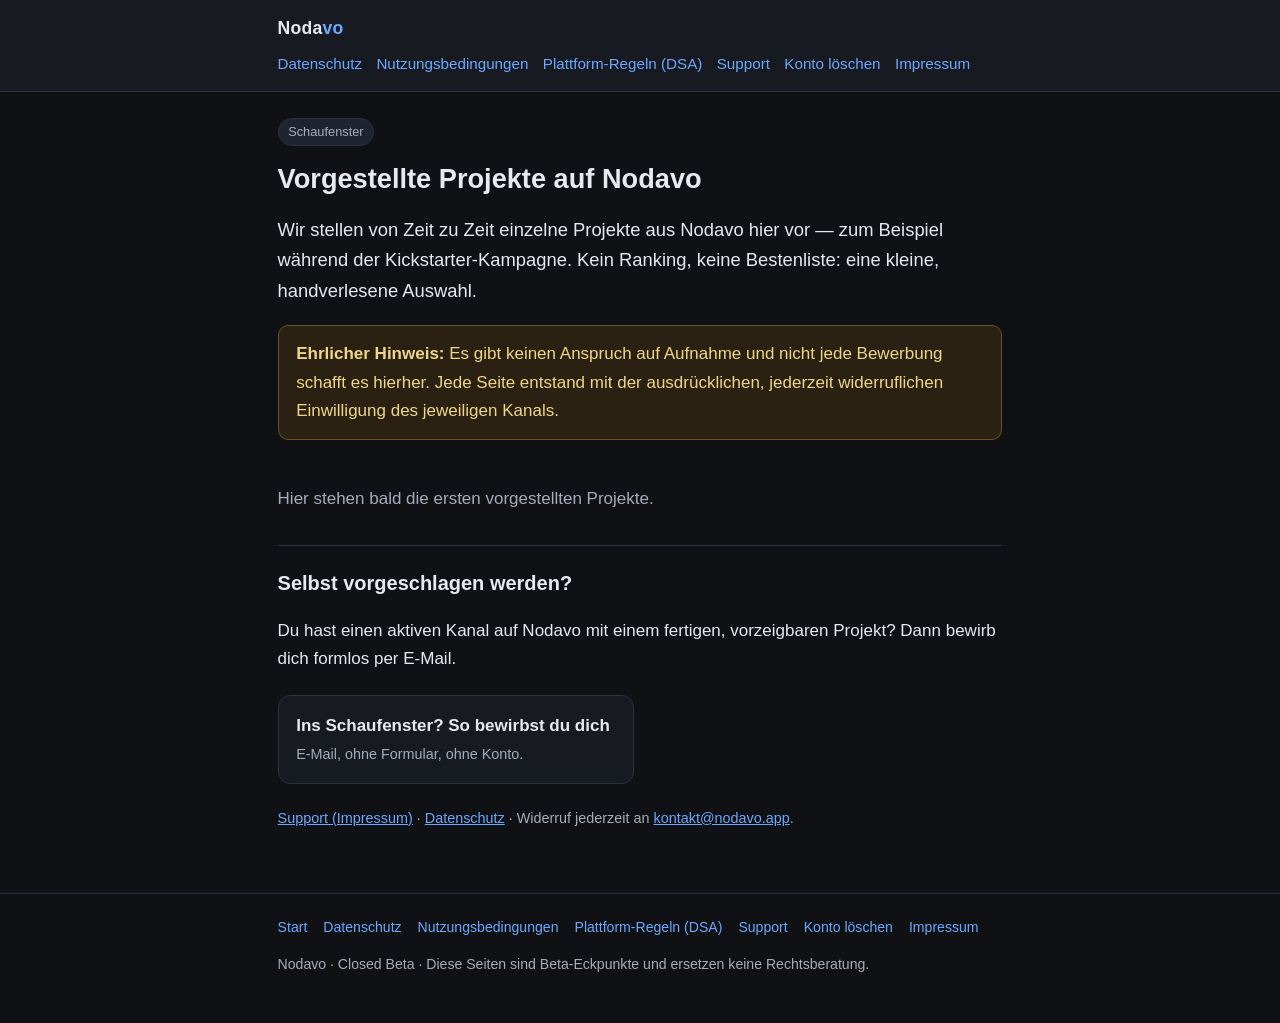
<file: schaufenster/index.html>
<!DOCTYPE html>
<html lang="de">
<head>
  <meta charset="utf-8">
  <meta name="viewport" content="width=device-width, initial-scale=1">
  <title>Schaufenster — vorgestellte Projekte auf Nodavo</title>
  <meta name="description" content="Von Zeit zu Zeit stellen wir einzelne Maker-Projekte aus Nodavo hier vor — ausgewählt, mit ausdrücklicher Einwilligung der Creator, jederzeit widerruflich.">
  <meta name="referrer" content="no-referrer">
  <meta property="og:type" content="website">
  <meta property="og:title" content="Schaufenster — vorgestellte Projekte auf Nodavo">
  <meta property="og:description" content="Von Zeit zu Zeit stellen wir einzelne Maker-Projekte aus Nodavo hier vor.">
  <link rel="stylesheet" href="../assets/style.css">
</head>
<body>
  <a class="skip-link" href="#main">Zum Inhalt springen</a>
  <header class="site">
    <div class="wrap">
      <a class="brand" href="../">Noda<span>vo</span></a>
      <nav class="site" aria-label="Hauptnavigation">
        <ul>
          <li><a href="../privacy/">Datenschutz</a></li>
          <li><a href="../terms/">Nutzungsbedingungen</a></li>
          <li><a href="../dsa/">Plattform-Regeln (DSA)</a></li>
          <li><a href="../support/">Support</a></li>
          <li><a href="../account-deletion/">Konto löschen</a></li>
          <li><a href="../impressum/">Impressum</a></li>
        </ul>
      </nav>
    </div>
  </header>

  <main id="main">
    <span class="badge">Schaufenster</span>
    <h1>Vorgestellte Projekte auf Nodavo</h1>
    <p class="lead">
      Wir stellen von Zeit zu Zeit einzelne Projekte aus Nodavo hier vor — zum
      Beispiel während der Kickstarter-Kampagne. Kein Ranking, keine
      Bestenliste: eine kleine, handverlesene Auswahl.
    </p>
    <div class="note">
      <strong>Ehrlicher Hinweis:</strong> Es gibt keinen Anspruch auf Aufnahme
      und nicht jede Bewerbung schafft es hierher. Jede Seite entstand mit der
      ausdrücklichen, jederzeit widerruflichen Einwilligung des jeweiligen
      Kanals.
    </div>

    <!--
      NEUEN EINTRAG HIER EINFUEGEN (Anleitung: siehe Betreiber-Doku
      "schaufenster-anleitung.md"). Einfach diesen Block kopieren, in
      <div class="showcase-grid"> einfuegen und die drei Platzhalter
      ersetzen: Ordnername (href), Bildpfad (src), Kanalname + Kurztitel.

      <a class="showcase-card" href="werkstatt-nagel/">
        <img src="werkstatt-nagel/foto.jpg" alt="Werkstatt Nagel: Schaukelpferde aus Massivholz" loading="lazy">
        <div class="t">Werkstatt Nagel</div>
        <div class="d">Schaukelpferde aus Massivholz</div>
      </a>
    -->
    <div class="showcase-grid">
      <!-- Noch keine Vorstellung veröffentlicht. Erster Eintrag: siehe
           Kommentar oben. -->
    </div>

    <!-- ERSTER-EINTRAG-HINWEIS: diesen ganzen Absatz loeschen, sobald der erste
         Eintrag oben im showcase-grid steht (siehe Schritt 5 der Anleitung
         "schaufenster-anleitung.md"). Ist die Uebersicht spaeter wieder leer
         (letzter Eintrag entfernt), darf dieser Absatz gerne wieder rein. -->
    <p class="muted" style="margin-top:0.4rem">
      Hier stehen bald die ersten vorgestellten Projekte.
    </p>

    <h2>Selbst vorgeschlagen werden?</h2>
    <p>
      Du hast einen aktiven Kanal auf Nodavo mit einem fertigen, vorzeigbaren
      Projekt? Dann bewirb dich formlos per E-Mail.
    </p>
    <div class="cards">
      <a class="card" href="bewerben/">
        <div class="t">Ins Schaufenster? So bewirbst du dich</div>
        <div class="d">E-Mail, ohne Formular, ohne Konto.</div>
      </a>
    </div>

    <p class="small">
      <a href="../support/">Support (Impressum)</a> ·
      <a href="../privacy/">Datenschutz</a> · Widerruf jederzeit an
      <a href="mailto:kontakt@nodavo.app">kontakt@nodavo.app</a>.
    </p>
  </main>

  <footer class="site">
    <div class="wrap">
      <nav aria-label="Fußzeile">
        <ul>
          <li><a href="../">Start</a></li>
          <li><a href="../privacy/">Datenschutz</a></li>
          <li><a href="../terms/">Nutzungsbedingungen</a></li>
          <li><a href="../dsa/">Plattform-Regeln (DSA)</a></li>
          <li><a href="../support/">Support</a></li>
          <li><a href="../account-deletion/">Konto löschen</a></li>
          <li><a href="../impressum/">Impressum</a></li>
        </ul>
      </nav>
      <p>Nodavo · Closed Beta · Diese Seiten sind Beta-Eckpunkte und ersetzen keine Rechtsberatung.</p>
    </div>
  </footer>
</body>
</html>
</file>
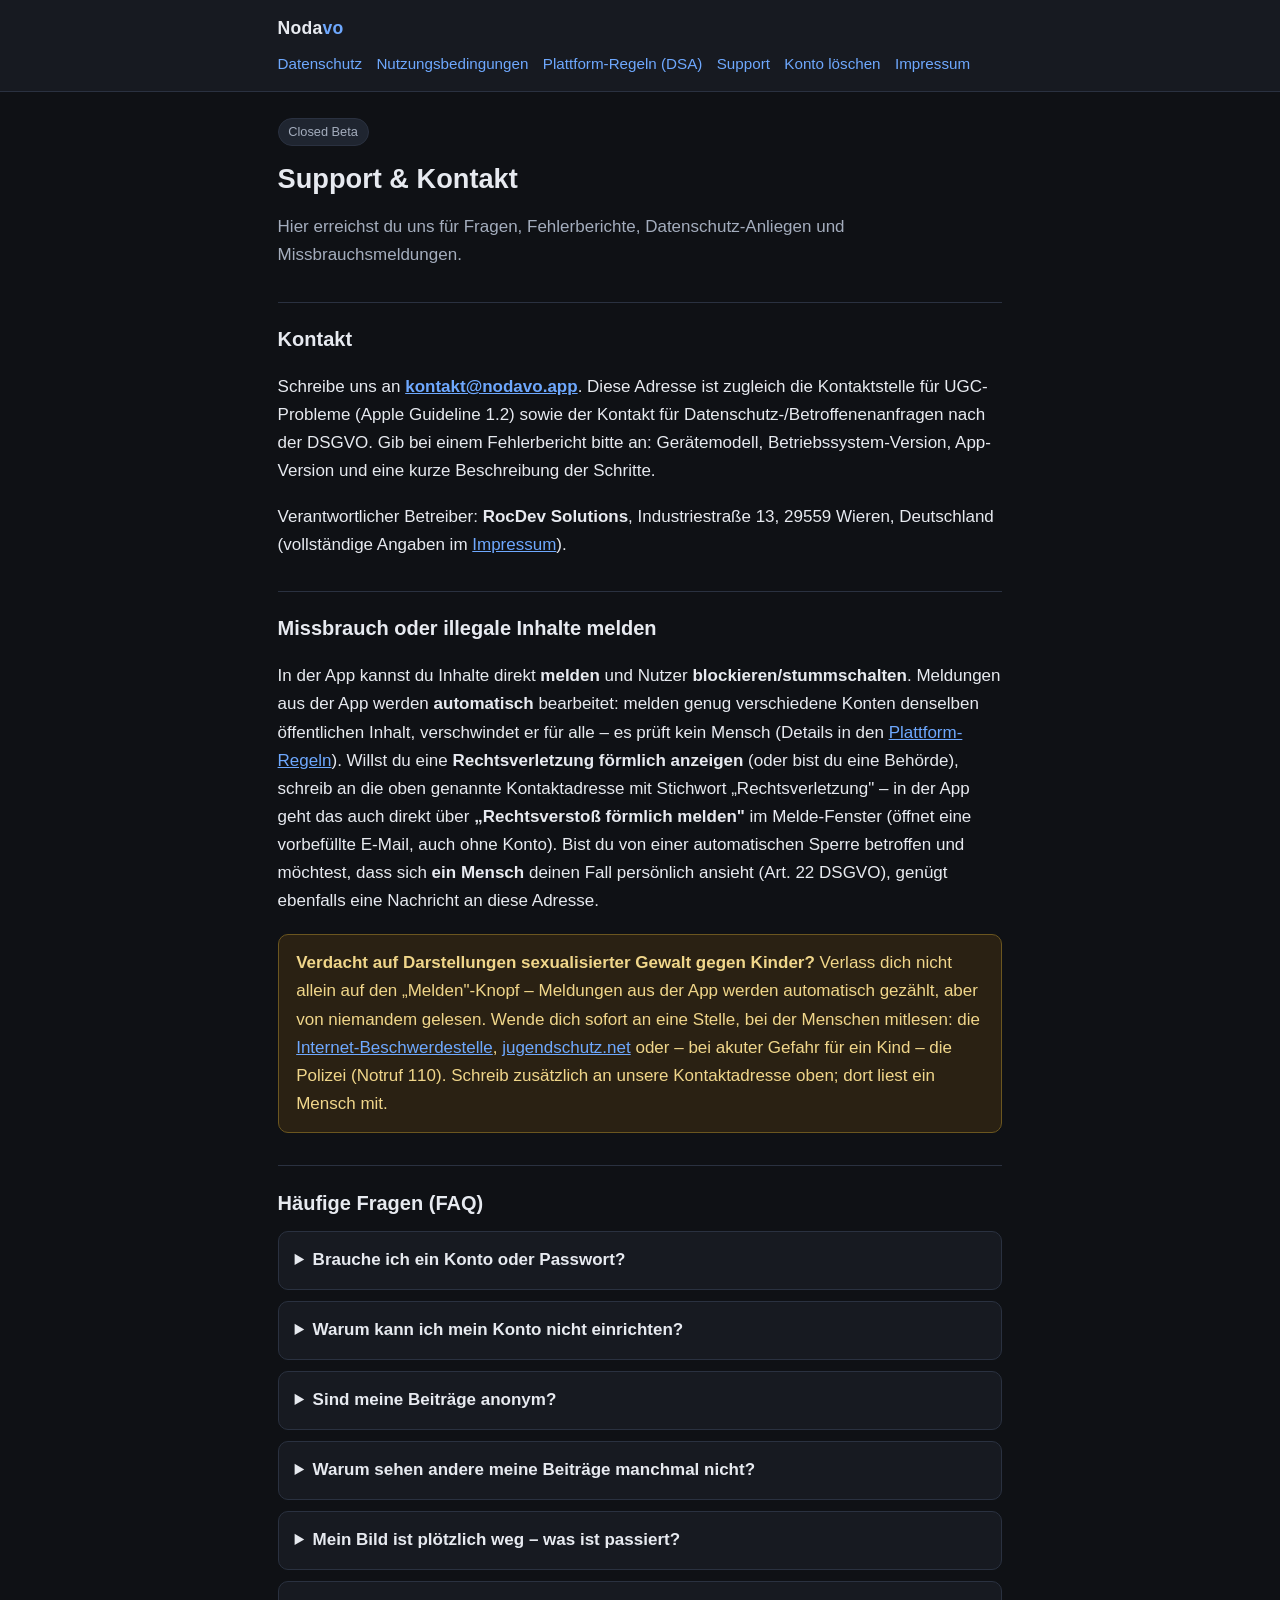
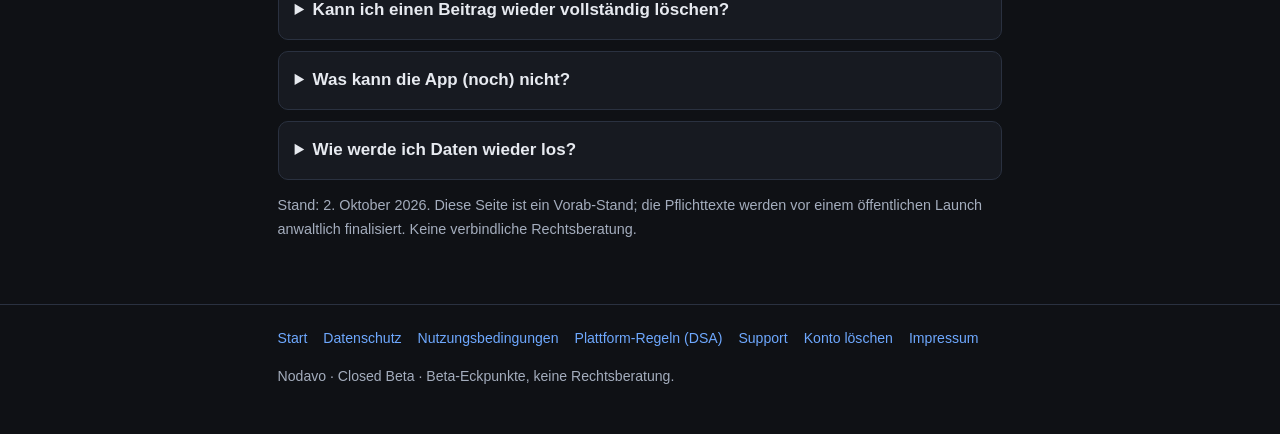
<file: support/index.html>
<!DOCTYPE html>
<html lang="de">
<head>
  <meta charset="utf-8">
  <meta name="viewport" content="width=device-width, initial-scale=1">
  <title>Support &amp; Kontakt — Nodavo (Beta)</title>
  <meta name="description" content="Support und Kontakt für die Nodavo Closed Beta: Probleme und Missbrauch melden, häufige Fragen, was die App kann und nicht kann.">
  <meta name="robots" content="noindex">
  <link rel="stylesheet" href="../assets/style.css">
</head>
<body>
  <a class="skip-link" href="#main">Zum Inhalt springen</a>
  <header class="site">
    <div class="wrap">
      <a class="brand" href="../">Noda<span>vo</span></a>
      <nav class="site" aria-label="Hauptnavigation">
        <ul>
          <li><a href="../privacy/">Datenschutz</a></li>
          <li><a href="../terms/">Nutzungsbedingungen</a></li>
          <li><a href="../dsa/">Plattform-Regeln (DSA)</a></li>
          <li><a href="../support/">Support</a></li>
          <li><a href="../account-deletion/">Konto löschen</a></li>
          <li><a href="../impressum/">Impressum</a></li>
        </ul>
      </nav>
    </div>
  </header>

  <main id="main">
    <span class="badge">Closed Beta</span>
    <h1>Support &amp; Kontakt</h1>
    <p class="muted">
      Hier erreichst du uns für Fragen, Fehlerberichte, Datenschutz-Anliegen und
      Missbrauchsmeldungen.
    </p>

    <h2>Kontakt</h2>
    <p>
      Schreibe uns an
      <strong><a href="mailto:kontakt@nodavo.app">kontakt@nodavo.app</a></strong>.
      Diese Adresse ist zugleich die Kontaktstelle für UGC-Probleme (Apple Guideline 1.2)
      sowie der Kontakt für Datenschutz-/Betroffenenanfragen nach der DSGVO. Gib bei einem
      Fehlerbericht bitte an: Gerätemodell, Betriebssystem-Version, App-Version und eine kurze
      Beschreibung der Schritte.
    </p>
    <p>
      Verantwortlicher Betreiber: <strong>RocDev Solutions</strong>, Industriestraße
      13, 29559 Wieren, Deutschland (vollständige Angaben im
      <a href="../impressum/">Impressum</a>).
    </p>

    <h2>Missbrauch oder illegale Inhalte melden</h2>
    <p>
      In der App kannst du Inhalte direkt <strong>melden</strong> und Nutzer
      <strong>blockieren/stummschalten</strong>. Meldungen aus der App werden
      <strong>automatisch</strong> bearbeitet: melden genug verschiedene Konten denselben
      öffentlichen Inhalt, verschwindet er für alle – es prüft kein Mensch (Details in den
      <a href="../dsa/">Plattform-Regeln</a>). Willst du eine <strong>Rechtsverletzung
      förmlich anzeigen</strong> (oder bist du eine Behörde), schreib an die oben genannte
      Kontaktadresse mit Stichwort „Rechtsverletzung" – in der App geht das auch direkt über
      <strong>„Rechtsverstoß förmlich melden"</strong> im Melde-Fenster (öffnet eine
      vorbefüllte E-Mail, auch ohne Konto). Bist du von einer automatischen
      Sperre betroffen und möchtest, dass sich <strong>ein Mensch</strong> deinen Fall
      persönlich ansieht (Art. 22 DSGVO), genügt ebenfalls eine Nachricht an diese Adresse.
    </p>
    <div class="note">
      <strong>Verdacht auf Darstellungen sexualisierter Gewalt gegen Kinder?</strong>
      Verlass dich nicht allein auf den „Melden"-Knopf – Meldungen aus der App werden
      automatisch gezählt, aber von niemandem gelesen. Wende dich sofort an eine Stelle, bei
      der Menschen mitlesen: die
      <a href="https://www.internet-beschwerdestelle.de/beschwerde-einreichen/" rel="noopener noreferrer">Internet-Beschwerdestelle</a>,
      <a href="https://www.jugendschutz.net/verstoss-melden" rel="noopener noreferrer">jugendschutz.net</a>
      oder – bei akuter Gefahr für ein Kind – die Polizei (Notruf 110). Schreib zusätzlich an
      unsere Kontaktadresse oben; dort liest ein Mensch mit.
    </div>

    <h2>Häufige Fragen (FAQ)</h2>

    <details>
      <summary>Brauche ich ein Konto oder Passwort?</summary>
      <p>
        Ein Passwort brauchst du nicht, und zum Umsehen auch kein Konto: Nachdem du bestätigt
        hast, 17 oder älter zu sein, erzeugt die App ein Schlüsselpaar auf deinem Gerät, und du
        kannst sofort lesen. Es gibt keinen Login-Server. Ein Konto richtest du erst bei deiner
        ersten Handlung ein (Folgen, Liken, Kommentieren, Melden, einen Namen setzen, ein
        eigenes Projekt zeigen). Damit du dein Konto bei Geräteverlust wiederherstellen kannst,
        erinnert dich die App daran, deine <strong>24 Wiederherstellungswörter</strong> zu
        sichern – vor deinem ersten eigenen Projekt ist das Pflicht. Schreib sie auf und
        bewahre sie sicher auf. Nur du kennst sie: ohne die Wörter ist ein verlorenes Konto
        endgültig weg, wir können es nicht wiederherstellen.
      </p>
    </details>

    <details>
      <summary>Warum kann ich mein Konto nicht einrichten?</summary>
      <p>
        Wir lassen auf jedem Gerät höchstens <strong>zwei neue Konten innerhalb von zwölf
        Monaten</strong> zu (Apples Geräte-Prüfung, DeviceCheck) – das bremst Leute, die sich
        immer wieder neue Konten anlegen, um andere zu belästigen. <strong>Ein Konto richten
        wir nur ein, wenn du dieser Prüfung vorher ausdrücklich zustimmst</strong> – die App
        fragt dich bei deiner ersten Handlung, die ein Konto braucht, danach; ohne Zustimmung
        wird kein Konto eingerichtet, und du kannst dich weiter umsehen. Auch das Umsehen
        verbraucht keinen der zwei Plätze. Der Zähler gehört zum
        Gerät, nicht zu dir: Bei einem <strong>gebrauchten oder geteilten iPhone</strong> kann
        deshalb schon ein Teil der zwei Plätze verbraucht sein. Zwei Auswege: Hast du schon
        ein Konto, hol es mit deinen <strong>24 Wiederherstellungswörtern</strong> zurück –
        das braucht keine Zustimmung, zählt nicht mit und geht sofort. Hast du die Wörter nicht
        mehr und auf diesem Gerät bereits zwei Konten angelegt, zeigt dir die App den Monat an,
        ab dem wieder ein neues geht. Die Prüfung braucht dafür kurz eine Internetverbindung;
        klappt sie gerade nicht, wird nichts verbraucht und du kannst es später erneut
        versuchen. Mehr dazu in der
        <a href="../privacy/">Datenschutzerklärung</a>.
      </p>
    </details>

    <details>
      <summary>Sind meine Beiträge anonym?</summary>
      <p>
        Nein, sie sind <strong>pseudonym, nicht anonym</strong>. Dein öffentlicher Schlüssel,
        deine IP gegenüber unserem Server (den Relais-Servern, auch beim bloßen Lesen) und
        dein Beziehungsgraph können sichtbar sein. Details
        in der <a href="../privacy/">Datenschutzerklärung</a>.
      </p>
    </details>

    <details>
      <summary>Warum sehen andere meine Beiträge manchmal nicht?</summary>
      <p>
        Inhalte werden Peer-to-Peer zwischen aktiven Teilnehmern verteilt und zusätzlich auf
        unseren <strong>Relais-Servern als Replikat gespeichert</strong> (Store-and-Forward),
        damit sie auch ankommen, wenn du oder dein Empfänger gerade offline ist. Dennoch kann
        die Zustellung verzögert sein, wenn zu wenige passende Teilnehmer online sind oder das
        Replikat einen Beitrag noch nicht erhalten hat. Details in der
        <a href="../privacy/">Datenschutzerklärung</a>.
      </p>
    </details>

    <details>
      <summary>Mein Bild ist plötzlich weg – was ist passiert?</summary>
      <p>
        Dafür gibt es drei mögliche Gründe. <strong>Erstens:</strong> Unser Relais hält nur
        begrenzt viele Bilder; ältere weichen irgendwann, kommen aber zurück, sobald dein
        Gerät sie erneut anbietet (meist innerhalb einer halben Stunde).
        <strong>Zweitens:</strong> Der Gemeinschafts-Riegel hat den Beitrag oder das Projekt
        vorübergehend ausgeblendet – dann findest du in der App einen Hinweis samt
        Einspruchs-Knopf (Details in den <a href="../dsa/">Plattform-Regeln</a>).
        <strong>Drittens:</strong> Wir mussten genau diese Bilddatei aus rechtlichen Gründen
        entfernen, zum Beispiel nach einer behördlichen Anordnung. Das trifft das Bild,
        nicht dein Projekt und nicht dein Konto – und du siehst an der betroffenen Stelle in
        der App einen kurzen Hinweis darauf. Wenn du nicht weißt, welcher Fall bei dir
        vorliegt, schreib uns über
        <a href="mailto:kontakt@nodavo.app">kontakt@nodavo.app</a> – wir sagen
        dir, was los ist.
      </p>
    </details>

    <details>
      <summary>Kann ich einen Beitrag wieder vollständig löschen?</summary>
      <p>
        Teilweise. Löschst du ein Projekt, dein Profil oder dein Konto, entfernen wir es von
        unserem Server, und die Nodavo-Apps blenden es aus. Einen Beitrag an Follower kannst du
        zurückziehen: Er verschwindet aus den Feeds, aber wer ihn schon empfangen hat, kann ihn
        weiter lesen. Kopien, die jemand außerhalb von Nodavo gemacht hat (z. B. Screenshots),
        erreichen wir nicht. Siehe <a href="../account-deletion/">Konto &amp; Daten löschen</a>.
      </p>
    </details>

    <details>
      <summary>Was kann die App (noch) nicht?</summary>
      <p>
        Es ist eine Beta. Es gibt keine garantierte Verfügbarkeit und keine Wiederherstellung
        deines Kontos durch uns (dafür hast du deine 24 Wörter). Wir
        hosten selbst <strong>keine Videos</strong>: Beiträge können <strong>eingebettete
        Videos von YouTube oder Vimeo</strong> enthalten, die bei den jeweiligen Anbietern
        liegen. Diese werden <strong>nicht automatisch geladen</strong> – erst wenn du aktiv auf
        Abspielen tippst (Zwei-Klick-Prinzip, wo möglich im
        <code>youtube-nocookie.com</code>-Modus). Mehr dazu in der
        <a href="../privacy/">Datenschutzerklärung</a>.
      </p>
    </details>

    <details>
      <summary>Wie werde ich Daten wieder los?</summary>
      <p>
        Über die App, unter <strong>Ich → Einstellungen → Konto entfernen</strong>
        (erscheint, sobald du dein Konto eingerichtet hast):
        <strong>„Konto endgültig löschen"</strong> entfernt dein Konto überall, auch von unserem
        Verteil-Server (sofort und unwiderruflich). <strong>„Konto von diesem Gerät
        entfernen"</strong> räumt nur das Gerät auf – das Konto bleibt und lässt sich mit deinen
        24 Wiederherstellungswörtern zurückholen. Anleitung und Grenzen unter
        <a href="../account-deletion/">Konto &amp; Daten löschen</a>.
      </p>
    </details>

    <p class="small">
      Stand: 2. Oktober 2026. Diese Seite ist ein Vorab-Stand; die Pflichttexte werden vor einem
      öffentlichen Launch anwaltlich finalisiert. Keine verbindliche Rechtsberatung.
    </p>
  </main>

  <footer class="site">
    <div class="wrap">
      <nav aria-label="Fußzeile">
        <ul>
          <li><a href="../">Start</a></li>
          <li><a href="../privacy/">Datenschutz</a></li>
          <li><a href="../terms/">Nutzungsbedingungen</a></li>
          <li><a href="../dsa/">Plattform-Regeln (DSA)</a></li>
          <li><a href="../support/">Support</a></li>
          <li><a href="../account-deletion/">Konto löschen</a></li>
          <li><a href="../impressum/">Impressum</a></li>
        </ul>
      </nav>
      <p>Nodavo · Closed Beta · Beta-Eckpunkte, keine Rechtsberatung.</p>
    </div>
  </footer>
</body>
</html>
</file>
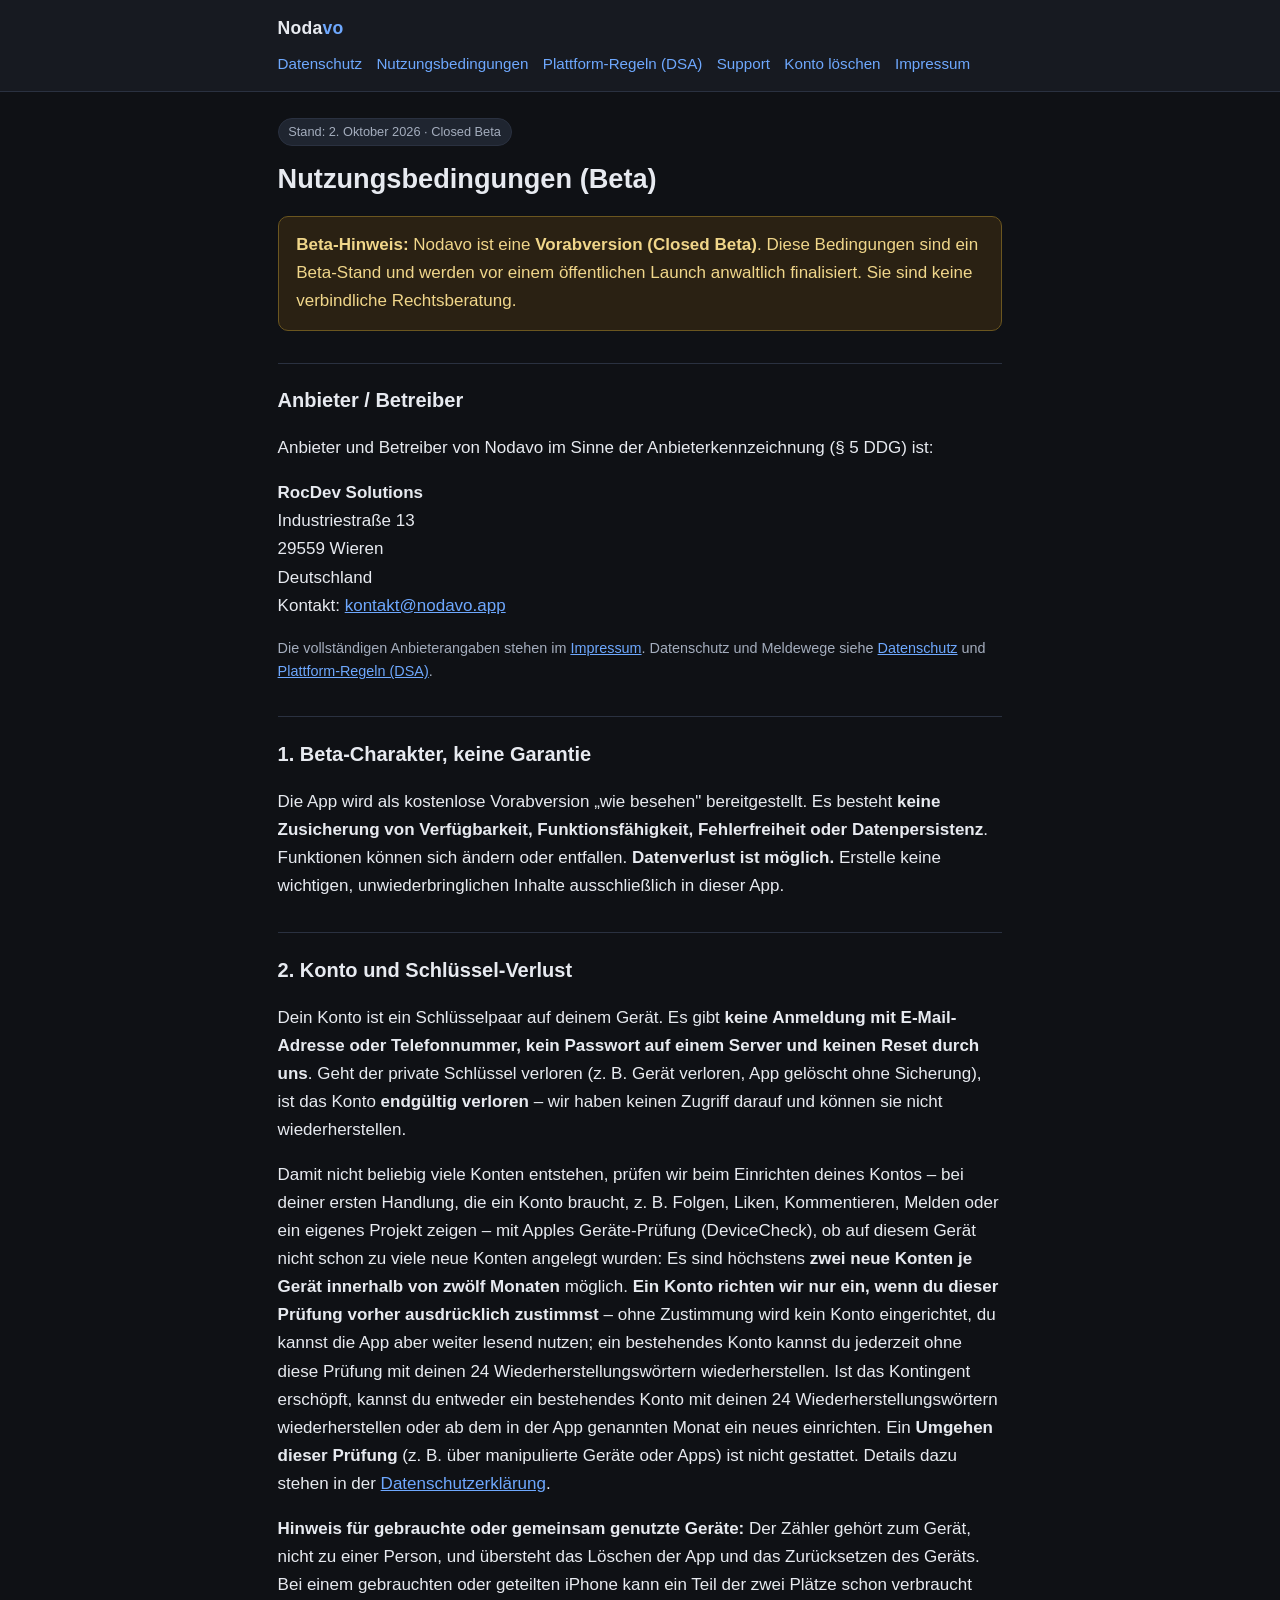
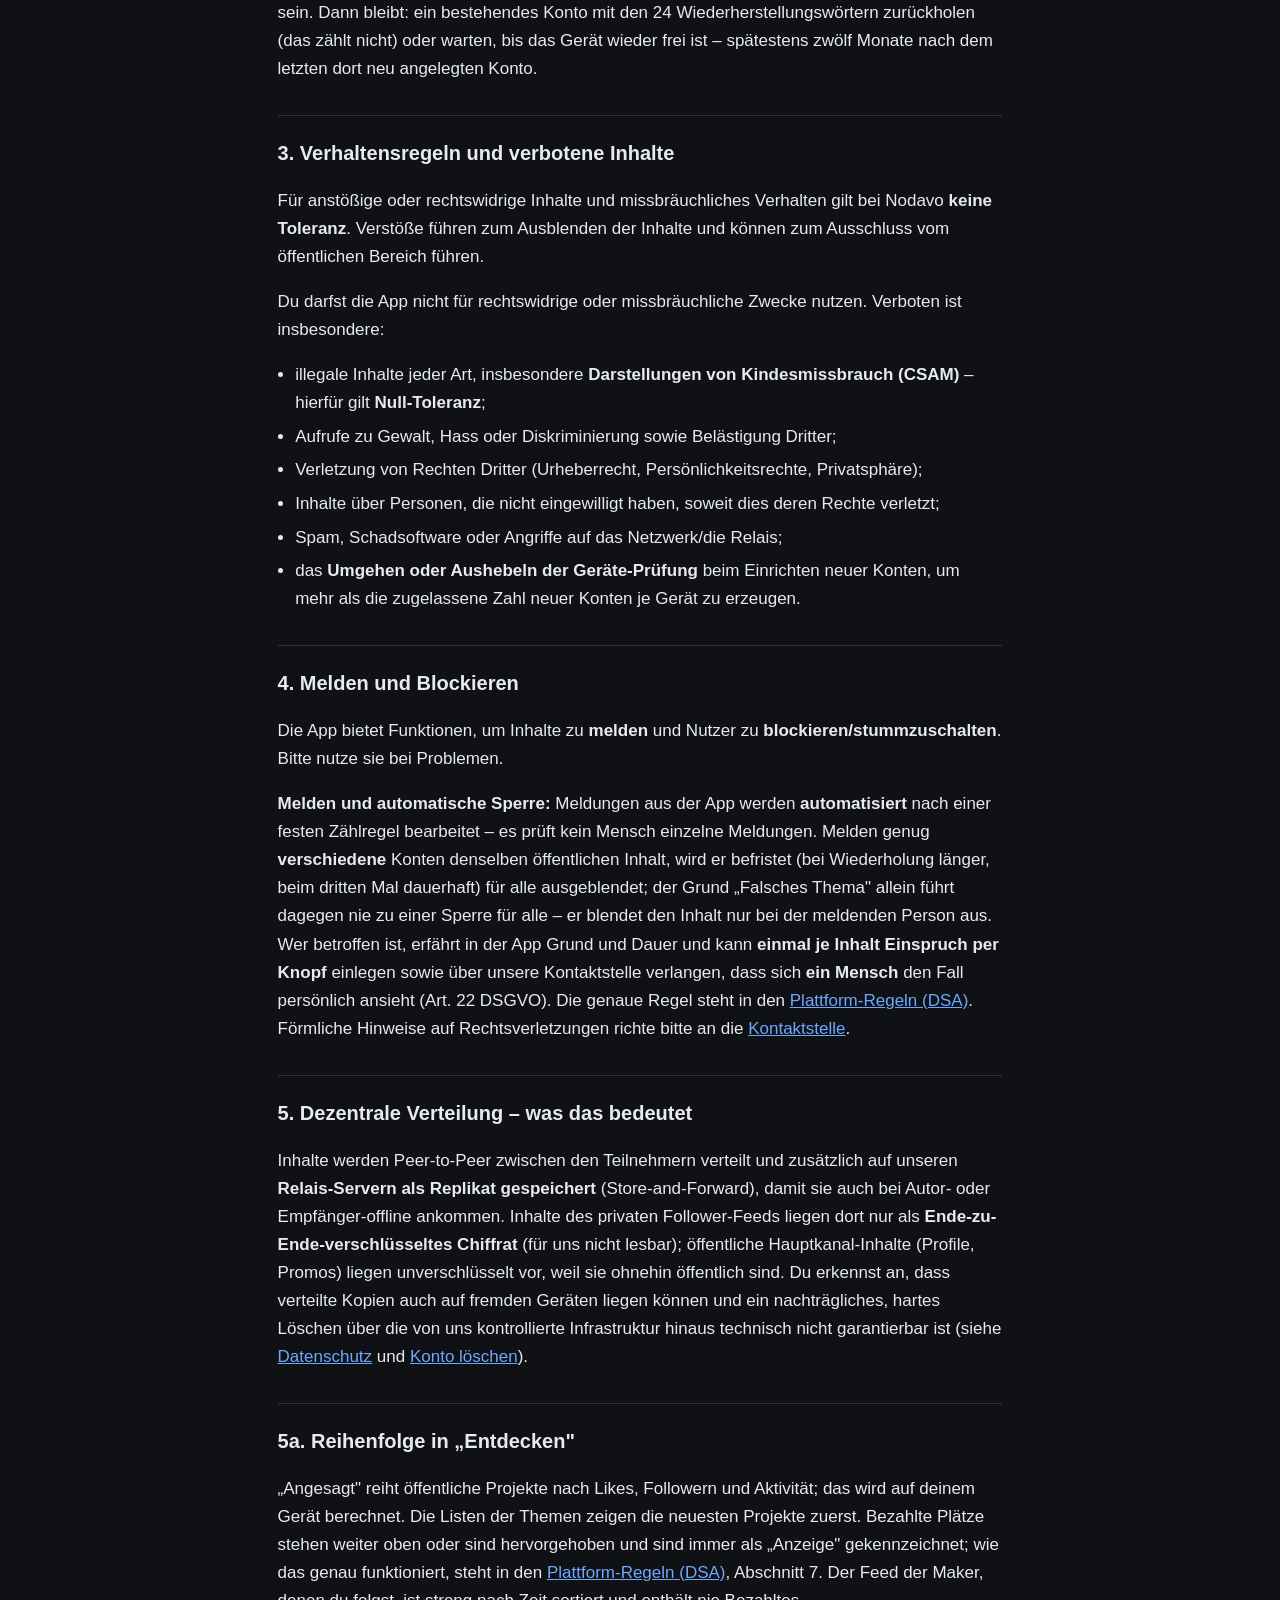
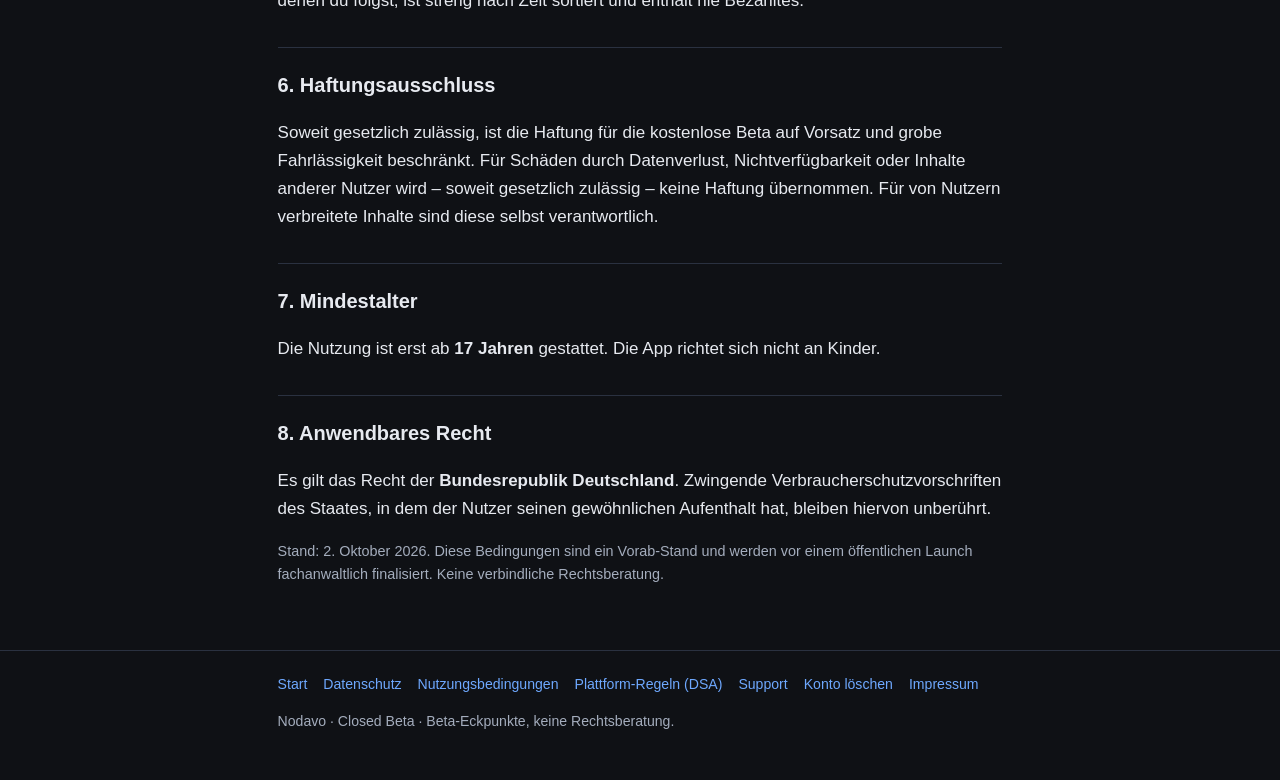
<file: terms/index.html>
<!DOCTYPE html>
<html lang="de">
<head>
  <meta charset="utf-8">
  <meta name="viewport" content="width=device-width, initial-scale=1">
  <title>Nutzungsbedingungen — Nodavo (Beta)</title>
  <meta name="description" content="Nutzungsbedingungen der Nodavo Closed Beta: Beta-Charakter ohne Garantie, Verhaltensregeln, Verbot illegaler Inhalte, Haftungsausschluss, Mindestalter.">
  <meta name="robots" content="noindex">
  <link rel="stylesheet" href="../assets/style.css">
</head>
<body>
  <a class="skip-link" href="#main">Zum Inhalt springen</a>
  <header class="site">
    <div class="wrap">
      <a class="brand" href="../">Noda<span>vo</span></a>
      <nav class="site" aria-label="Hauptnavigation">
        <ul>
          <li><a href="../privacy/">Datenschutz</a></li>
          <li><a href="../terms/">Nutzungsbedingungen</a></li>
          <li><a href="../dsa/">Plattform-Regeln (DSA)</a></li>
          <li><a href="../support/">Support</a></li>
          <li><a href="../account-deletion/">Konto löschen</a></li>
          <li><a href="../impressum/">Impressum</a></li>
        </ul>
      </nav>
    </div>
  </header>

  <main id="main">
    <span class="badge">Stand: 2. Oktober 2026 · Closed Beta</span>
    <h1>Nutzungsbedingungen (Beta)</h1>

    <div class="note">
      <strong>Beta-Hinweis:</strong> Nodavo ist eine <strong>Vorabversion (Closed Beta)</strong>.
      Diese Bedingungen sind ein Beta-Stand und werden vor einem öffentlichen Launch
      anwaltlich finalisiert. Sie sind keine verbindliche Rechtsberatung.
    </div>

    <h2>Anbieter / Betreiber</h2>
    <p>
      Anbieter und Betreiber von Nodavo im Sinne der Anbieterkennzeichnung (§ 5 DDG)
      ist:
    </p>
    <p>
      <strong>RocDev Solutions</strong><br>
      Industriestraße 13<br>
      29559 Wieren<br>
      Deutschland<br>
      Kontakt: <a href="mailto:kontakt@nodavo.app">kontakt@nodavo.app</a>
    </p>
    <p class="small">
      Die vollständigen Anbieterangaben stehen im <a href="../impressum/">Impressum</a>.
      Datenschutz und Meldewege siehe <a href="../privacy/">Datenschutz</a> und
      <a href="../dsa/">Plattform-Regeln (DSA)</a>.
    </p>

    <h2>1. Beta-Charakter, keine Garantie</h2>
    <p>
      Die App wird als kostenlose Vorabversion „wie besehen" bereitgestellt. Es besteht
      <strong>keine Zusicherung von Verfügbarkeit, Funktionsfähigkeit, Fehlerfreiheit oder
      Datenpersistenz</strong>. Funktionen können sich ändern oder entfallen.
      <strong>Datenverlust ist möglich.</strong> Erstelle keine wichtigen, unwiederbringlichen
      Inhalte ausschließlich in dieser App.
    </p>

    <h2>2. Konto und Schlüssel-Verlust</h2>
    <p>
      Dein Konto ist ein Schlüsselpaar auf deinem Gerät. Es gibt <strong>keine Anmeldung
      mit E-Mail-Adresse oder Telefonnummer, kein Passwort auf einem Server und keinen Reset
      durch uns</strong>. Geht der private Schlüssel verloren
      (z. B. Gerät verloren, App gelöscht ohne Sicherung), ist das Konto
      <strong>endgültig verloren</strong> – wir haben keinen Zugriff darauf und können sie
      nicht wiederherstellen.
    </p>
    <p>
      Damit nicht beliebig viele Konten entstehen, prüfen wir beim Einrichten deines Kontos – bei
      deiner ersten Handlung, die ein Konto braucht, z. B. Folgen, Liken, Kommentieren, Melden
      oder ein eigenes Projekt zeigen – mit Apples Geräte-Prüfung (DeviceCheck), ob auf diesem
      Gerät nicht schon zu viele neue
      Konten angelegt wurden: Es sind höchstens <strong>zwei neue Konten je Gerät innerhalb
      von zwölf Monaten</strong> möglich. <strong>Ein Konto richten wir nur ein, wenn du
      dieser Prüfung vorher ausdrücklich zustimmst</strong> – ohne Zustimmung wird kein Konto
      eingerichtet, du kannst die App aber weiter lesend nutzen; ein bestehendes Konto kannst du
      jederzeit ohne diese Prüfung mit deinen 24
      Wiederherstellungswörtern wiederherstellen. Ist das Kontingent erschöpft, kannst du entweder ein
      bestehendes Konto mit deinen 24 Wiederherstellungswörtern wiederherstellen oder ab dem in der
      App genannten Monat ein neues einrichten. Ein <strong>Umgehen dieser Prüfung</strong> (z. B.
      über manipulierte Geräte oder Apps) ist nicht gestattet. Details dazu stehen in der
      <a href="../privacy/">Datenschutzerklärung</a>.
    </p>
    <p>
      <strong>Hinweis für gebrauchte oder gemeinsam genutzte Geräte:</strong> Der Zähler gehört
      zum Gerät, nicht zu einer Person, und übersteht das Löschen der App und das Zurücksetzen
      des Geräts. Bei einem gebrauchten oder geteilten iPhone kann ein Teil der zwei Plätze
      schon verbraucht sein. Dann bleibt: ein bestehendes Konto mit den 24
      Wiederherstellungswörtern zurückholen (das zählt nicht) oder warten, bis das Gerät wieder
      frei ist – spätestens zwölf Monate nach dem letzten dort neu angelegten Konto.
    </p>

    <h2>3. Verhaltensregeln und verbotene Inhalte</h2>
    <p>
      Für anstößige oder rechtswidrige Inhalte und missbräuchliches Verhalten gilt bei Nodavo
      <strong>keine Toleranz</strong>. Verstöße führen zum Ausblenden der Inhalte und können
      zum Ausschluss vom öffentlichen Bereich führen.
    </p>
    <p>Du darfst die App nicht für rechtswidrige oder missbräuchliche Zwecke nutzen. Verboten ist insbesondere:</p>
    <ul class="feat">
      <li>illegale Inhalte jeder Art, insbesondere <strong>Darstellungen von Kindesmissbrauch
        (CSAM)</strong> – hierfür gilt <strong>Null-Toleranz</strong>;</li>
      <li>Aufrufe zu Gewalt, Hass oder Diskriminierung sowie Belästigung Dritter;</li>
      <li>Verletzung von Rechten Dritter (Urheberrecht, Persönlichkeitsrechte, Privatsphäre);</li>
      <li>Inhalte über Personen, die nicht eingewilligt haben, soweit dies deren Rechte verletzt;</li>
      <li>Spam, Schadsoftware oder Angriffe auf das Netzwerk/die Relais;</li>
      <li>das <strong>Umgehen oder Aushebeln der Geräte-Prüfung</strong> beim Einrichten neuer
        Konten, um mehr als die zugelassene Zahl neuer Konten je Gerät zu erzeugen.</li>
    </ul>

    <h2>4. Melden und Blockieren</h2>
    <p>
      Die App bietet Funktionen, um Inhalte zu <strong>melden</strong> und Nutzer zu
      <strong>blockieren/stummzuschalten</strong>. Bitte nutze sie bei Problemen.
    </p>
    <p>
      <strong>Melden und automatische Sperre:</strong> Meldungen aus der App werden
      <strong>automatisiert</strong> nach einer festen Zählregel bearbeitet – es prüft kein
      Mensch einzelne Meldungen. Melden genug <strong>verschiedene</strong> Konten denselben
      öffentlichen Inhalt, wird er befristet (bei Wiederholung länger, beim dritten Mal
      dauerhaft) für alle ausgeblendet; der Grund „Falsches Thema" allein führt dagegen nie
      zu einer Sperre für alle – er blendet den Inhalt nur bei der meldenden Person aus. Wer
      betroffen ist, erfährt in der App Grund und Dauer und kann <strong>einmal je Inhalt
      Einspruch per Knopf</strong> einlegen sowie über unsere Kontaktstelle verlangen, dass
      sich <strong>ein Mensch</strong> den Fall persönlich ansieht (Art. 22 DSGVO). Die genaue
      Regel steht in den <a href="../dsa/">Plattform-Regeln (DSA)</a>. Förmliche Hinweise auf
      Rechtsverletzungen richte bitte an die <a href="../support/">Kontaktstelle</a>.
    </p>

    <h2>5. Dezentrale Verteilung – was das bedeutet</h2>
    <p>
      Inhalte werden Peer-to-Peer zwischen den Teilnehmern verteilt und zusätzlich auf
      unseren <strong>Relais-Servern als Replikat gespeichert</strong> (Store-and-Forward),
      damit sie auch bei Autor- oder Empfänger-offline ankommen. Inhalte des privaten
      Follower-Feeds liegen dort nur als <strong>Ende-zu-Ende-verschlüsseltes Chiffrat</strong>
      (für uns nicht lesbar); öffentliche Hauptkanal-Inhalte (Profile, Promos) liegen
      unverschlüsselt vor, weil sie ohnehin öffentlich sind. Du erkennst an, dass verteilte
      Kopien auch auf fremden Geräten liegen können und ein nachträgliches, hartes Löschen über
      die von uns kontrollierte Infrastruktur hinaus technisch nicht garantierbar ist
      (siehe <a href="../privacy/">Datenschutz</a> und <a href="../account-deletion/">Konto löschen</a>).
    </p>

    <h2>5a. Reihenfolge in „Entdecken"</h2>
    <p>
      „Angesagt" reiht öffentliche Projekte nach Likes, Followern und Aktivität; das wird auf
      deinem Gerät berechnet. Die Listen der Themen zeigen die neuesten Projekte zuerst.
      Bezahlte Plätze stehen weiter oben oder sind hervorgehoben und sind immer als
      „Anzeige" gekennzeichnet; wie das genau funktioniert, steht in den
      <a href="../dsa/">Plattform-Regeln (DSA)</a>, Abschnitt 7. Der Feed der Maker, denen du
      folgst, ist streng nach Zeit sortiert und enthält nie Bezahltes.
    </p>

    <h2>6. Haftungsausschluss</h2>
    <p>
      Soweit gesetzlich zulässig, ist die Haftung für die kostenlose Beta auf Vorsatz und
      grobe Fahrlässigkeit beschränkt. Für Schäden durch Datenverlust, Nichtverfügbarkeit
      oder Inhalte anderer Nutzer wird – soweit gesetzlich zulässig – keine Haftung
      übernommen. Für von Nutzern verbreitete Inhalte sind diese selbst verantwortlich.
    </p>

    <h2>7. Mindestalter</h2>
    <p>
      Die Nutzung ist erst ab <strong>17 Jahren</strong> gestattet. Die App richtet
      sich nicht an Kinder.
    </p>

    <h2>8. Anwendbares Recht</h2>
    <p>
      Es gilt das Recht der <strong>Bundesrepublik Deutschland</strong>. Zwingende
      Verbraucherschutzvorschriften des Staates, in dem der Nutzer seinen gewöhnlichen
      Aufenthalt hat, bleiben hiervon unberührt.
    </p>

    <p class="small">
      Stand: 2. Oktober 2026. Diese Bedingungen sind ein Vorab-Stand und werden vor einem
      öffentlichen Launch fachanwaltlich finalisiert. Keine verbindliche Rechtsberatung.
    </p>
  </main>

  <footer class="site">
    <div class="wrap">
      <nav aria-label="Fußzeile">
        <ul>
          <li><a href="../">Start</a></li>
          <li><a href="../privacy/">Datenschutz</a></li>
          <li><a href="../terms/">Nutzungsbedingungen</a></li>
          <li><a href="../dsa/">Plattform-Regeln (DSA)</a></li>
          <li><a href="../support/">Support</a></li>
          <li><a href="../account-deletion/">Konto löschen</a></li>
          <li><a href="../impressum/">Impressum</a></li>
        </ul>
      </nav>
      <p>Nodavo · Closed Beta · Beta-Eckpunkte, keine Rechtsberatung.</p>
    </div>
  </footer>
</body>
</html>
</file>
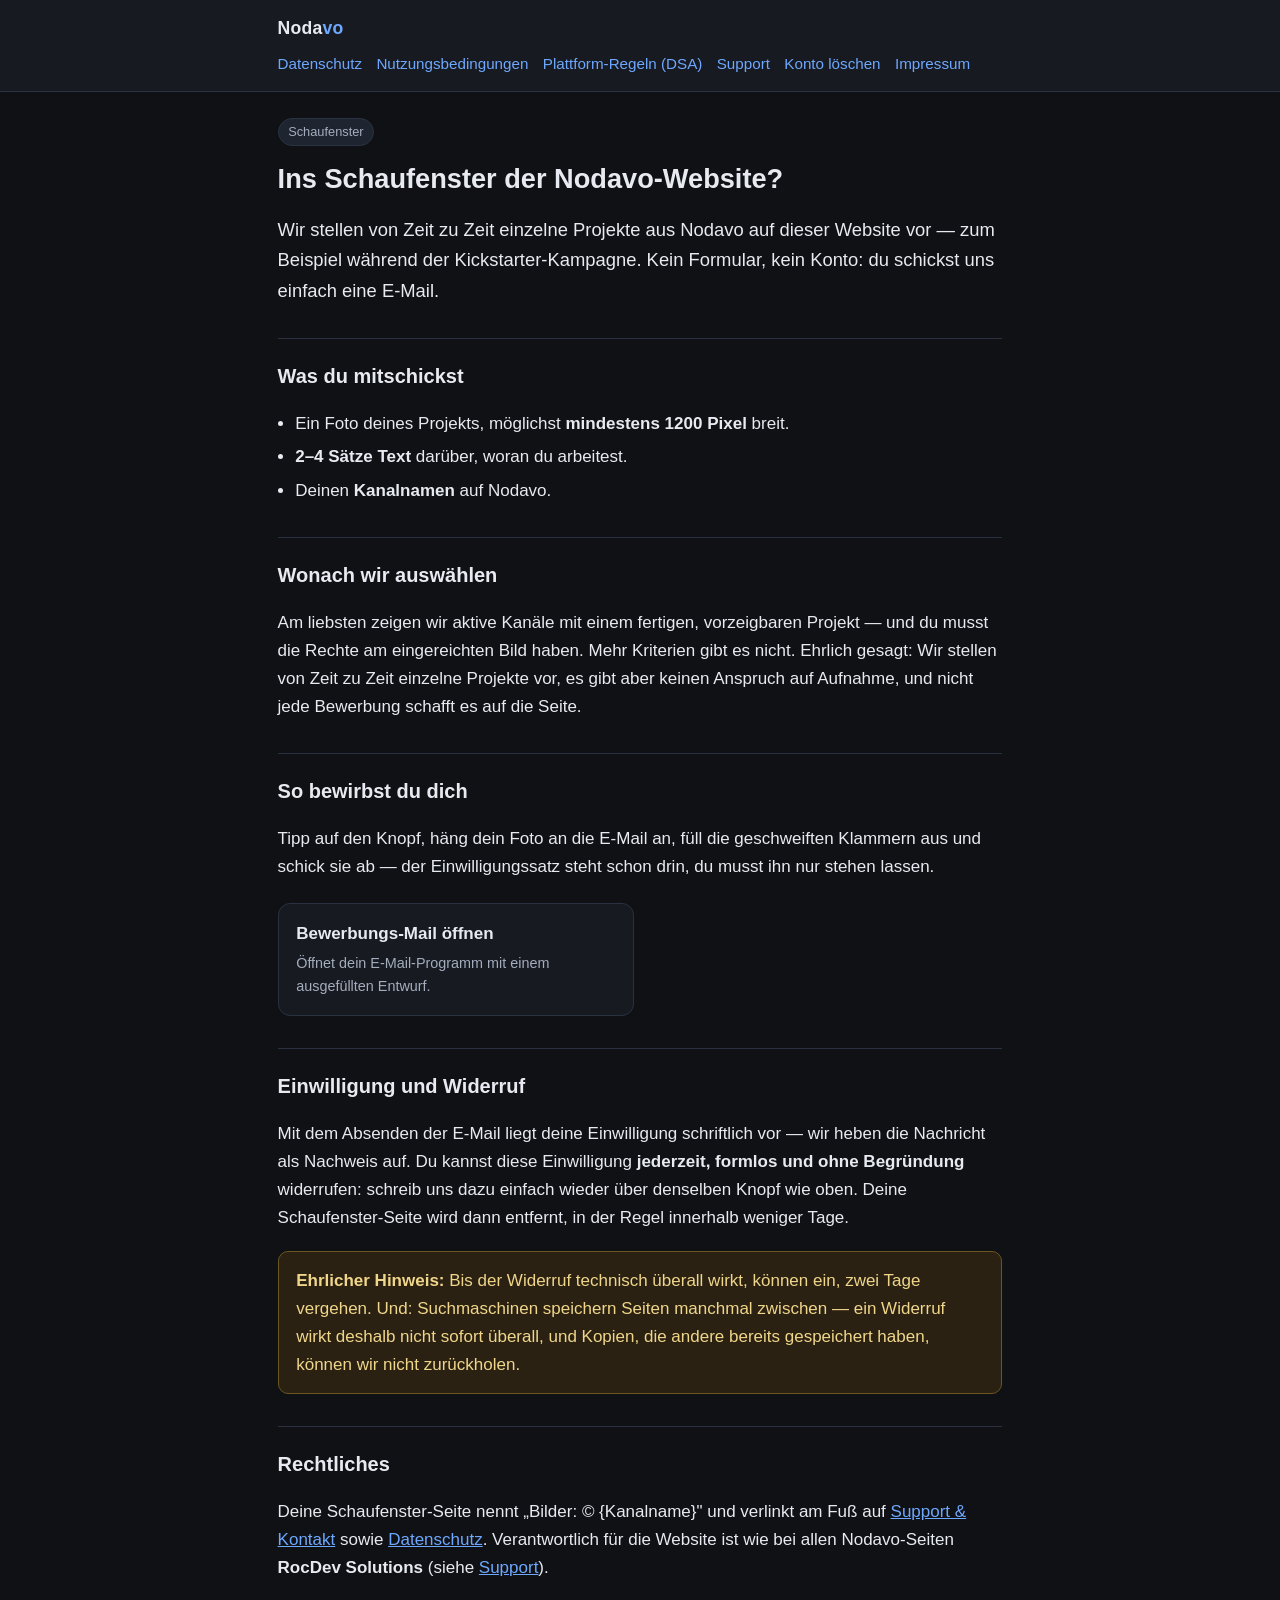
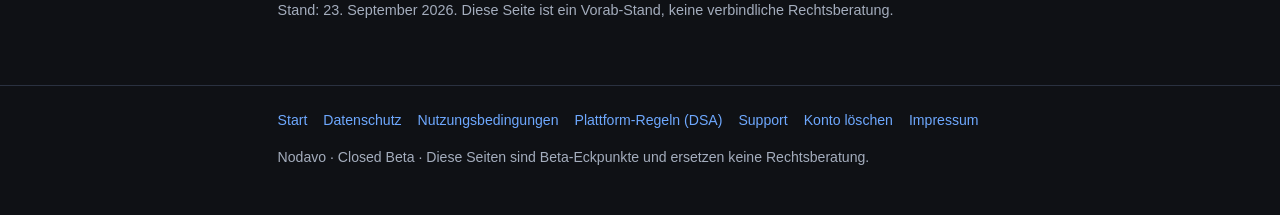
<file: schaufenster/bewerben/index.html>
<!DOCTYPE html>
<html lang="de">
<head>
  <meta charset="utf-8">
  <meta name="viewport" content="width=device-width, initial-scale=1">
  <title>Ins Schaufenster? So bewirbst du dich — Nodavo</title>
  <meta name="description" content="So bewirbst du dich mit deinem Nodavo-Kanal fürs Schaufenster auf der Website — per E-Mail, ohne Formular, mit klarem Einwilligungs- und Widerrufsweg.">
  <meta name="robots" content="noindex">
  <meta property="og:type" content="website">
  <meta property="og:title" content="Ins Schaufenster? So bewirbst du dich — Nodavo">
  <meta property="og:description" content="Wir stellen von Zeit zu Zeit einzelne Maker-Projekte auf der Nodavo-Website vor. Bewirb dich per E-Mail — ohne Formular, ohne Konto.">
  <link rel="stylesheet" href="../../assets/style.css">
</head>
<body>
  <a class="skip-link" href="#main">Zum Inhalt springen</a>
  <header class="site">
    <div class="wrap">
      <a class="brand" href="../../">Noda<span>vo</span></a>
      <nav class="site" aria-label="Hauptnavigation">
        <ul>
          <li><a href="../../privacy/">Datenschutz</a></li>
          <li><a href="../../terms/">Nutzungsbedingungen</a></li>
          <li><a href="../../dsa/">Plattform-Regeln (DSA)</a></li>
          <li><a href="../../support/">Support</a></li>
          <li><a href="../../account-deletion/">Konto löschen</a></li>
          <li><a href="../../impressum/">Impressum</a></li>
        </ul>
      </nav>
    </div>
  </header>

  <main id="main">
    <span class="badge">Schaufenster</span>
    <h1>Ins Schaufenster der Nodavo-Website?</h1>
    <p class="lead">
      Wir stellen von Zeit zu Zeit einzelne Projekte aus Nodavo auf dieser Website vor —
      zum Beispiel während der Kickstarter-Kampagne. Kein Formular, kein Konto: du
      schickst uns einfach eine E-Mail.
    </p>

    <h2>Was du mitschickst</h2>
    <ul class="feat">
      <li>Ein Foto deines Projekts, möglichst <strong>mindestens 1200 Pixel</strong> breit.</li>
      <li><strong>2–4 Sätze Text</strong> darüber, woran du arbeitest.</li>
      <li>Deinen <strong>Kanalnamen</strong> auf Nodavo.</li>
    </ul>

    <h2>Wonach wir auswählen</h2>
    <p>
      Am liebsten zeigen wir aktive Kanäle mit einem fertigen, vorzeigbaren Projekt —
      und du musst die Rechte am eingereichten Bild haben. Mehr Kriterien gibt es nicht.
      Ehrlich gesagt: Wir stellen von Zeit zu Zeit einzelne Projekte vor, es gibt aber
      keinen Anspruch auf Aufnahme, und nicht jede Bewerbung schafft es auf die Seite.
    </p>

    <h2>So bewirbst du dich</h2>
    <p>
      Tipp auf den Knopf, häng dein Foto an die E-Mail an, füll die geschweiften
      Klammern aus und schick sie ab — der Einwilligungssatz steht schon drin, du musst
      ihn nur stehen lassen.
    </p>
    <!--
      EINZIGE STELLE FUER DIE KONTAKTADRESSE DIESER NEUEN SEITEN:
      "kontakt@nodavo.app" steht nur in diesem einen href (2x: als Empfaenger und im
      Einwilligungssatz der Mail-Vorlage). Weder /k/ noch /p/ noch /get/ nennen eine
      Adresse. Zum Wechseln reicht es, hier "kontakt@nodavo.app" zu ersetzen.
    -->
    <div class="cards">
      <a class="card" href="mailto:kontakt@nodavo.app?subject=Schaufenster-Bewerbung%3A%20%7BKanalname%7D&amp;body=Hallo%20Nodavo-Team%2C%0A%0Aich%20bewerbe%20mich%20mit%20meinem%20Kanal%20%E2%80%9E%7BKanalname%7D%E2%80%9C%20f%C3%BCrs%20Schaufenster%20auf%20der%20Website.%0A%0AProjekt%3A%20%7BProjektname%7D%0AKurztext%20%282%E2%80%934%20S%C3%A4tze%29%3A%20%7Bdein%20Text%20hier%7D%0AFoto%3A%20siehe%20Anhang%20%28m%C3%B6glichst%20mindestens%201200%20Pixel%20breit%29%0A%0AIch%20bin%20damit%20einverstanden%2C%20dass%20Nodavo%20mein%20Projekt%2Fmeinen%20Kanal%20mit%20dem%20eingereichten%20Bild%20und%20Text%20auf%20der%20%C3%B6ffentlichen%20Nodavo-Website%20vorstellt.%20Ich%20best%C3%A4tige%2C%20dass%20ich%20die%20Rechte%20am%20eingereichten%20Bild%20habe%20bzw.%20zur%20Nutzung%20berechtigt%20bin.%20Ich%20kann%20diese%20Einwilligung%20jederzeit%20formlos%20per%20E-Mail%20an%20kontakt%40nodavo.app%20widerrufen%20%E2%80%93%20die%20Seite%20wird%20dann%20zeitnah%20entfernt.%0A%0AViele%20Gr%C3%BC%C3%9Fe%0A%7Bdein%20Name%7D">
        <div class="t">Bewerbungs-Mail öffnen</div>
        <div class="d">Öffnet dein E-Mail-Programm mit einem ausgefüllten Entwurf.</div>
      </a>
    </div>

    <h2>Einwilligung und Widerruf</h2>
    <p>
      Mit dem Absenden der E-Mail liegt deine Einwilligung schriftlich vor — wir heben
      die Nachricht als Nachweis auf. Du kannst diese Einwilligung <strong>jederzeit,
      formlos und ohne Begründung</strong> widerrufen: schreib uns dazu einfach wieder
      über denselben Knopf wie oben. Deine Schaufenster-Seite wird dann entfernt, in der
      Regel innerhalb weniger Tage.
    </p>
    <div class="note">
      <strong>Ehrlicher Hinweis:</strong> Bis der Widerruf technisch überall wirkt,
      können ein, zwei Tage vergehen. Und: Suchmaschinen speichern Seiten manchmal
      zwischen — ein Widerruf wirkt deshalb nicht sofort überall, und Kopien, die
      andere bereits gespeichert haben, können wir nicht zurückholen.
    </div>

    <h2>Rechtliches</h2>
    <p>
      Deine Schaufenster-Seite nennt „Bilder: © {Kanalname}" und verlinkt am Fuß auf
      <a href="../../support/">Support &amp; Kontakt</a> sowie
      <a href="../../privacy/">Datenschutz</a>. Verantwortlich für die Website ist wie
      bei allen Nodavo-Seiten <strong>RocDev Solutions</strong>
      (siehe <a href="../../support/">Support</a>).
    </p>

    <p class="small">
      Stand: 23. September 2026. Diese Seite ist ein Vorab-Stand, keine verbindliche
      Rechtsberatung.
    </p>
  </main>

  <footer class="site">
    <div class="wrap">
      <nav aria-label="Fußzeile">
        <ul>
          <li><a href="../../">Start</a></li>
          <li><a href="../../privacy/">Datenschutz</a></li>
          <li><a href="../../terms/">Nutzungsbedingungen</a></li>
          <li><a href="../../dsa/">Plattform-Regeln (DSA)</a></li>
          <li><a href="../../support/">Support</a></li>
          <li><a href="../../account-deletion/">Konto löschen</a></li>
          <li><a href="../../impressum/">Impressum</a></li>
        </ul>
      </nav>
      <p>Nodavo · Closed Beta · Diese Seiten sind Beta-Eckpunkte und ersetzen keine Rechtsberatung.</p>
    </div>
  </footer>
</body>
</html>
</file>
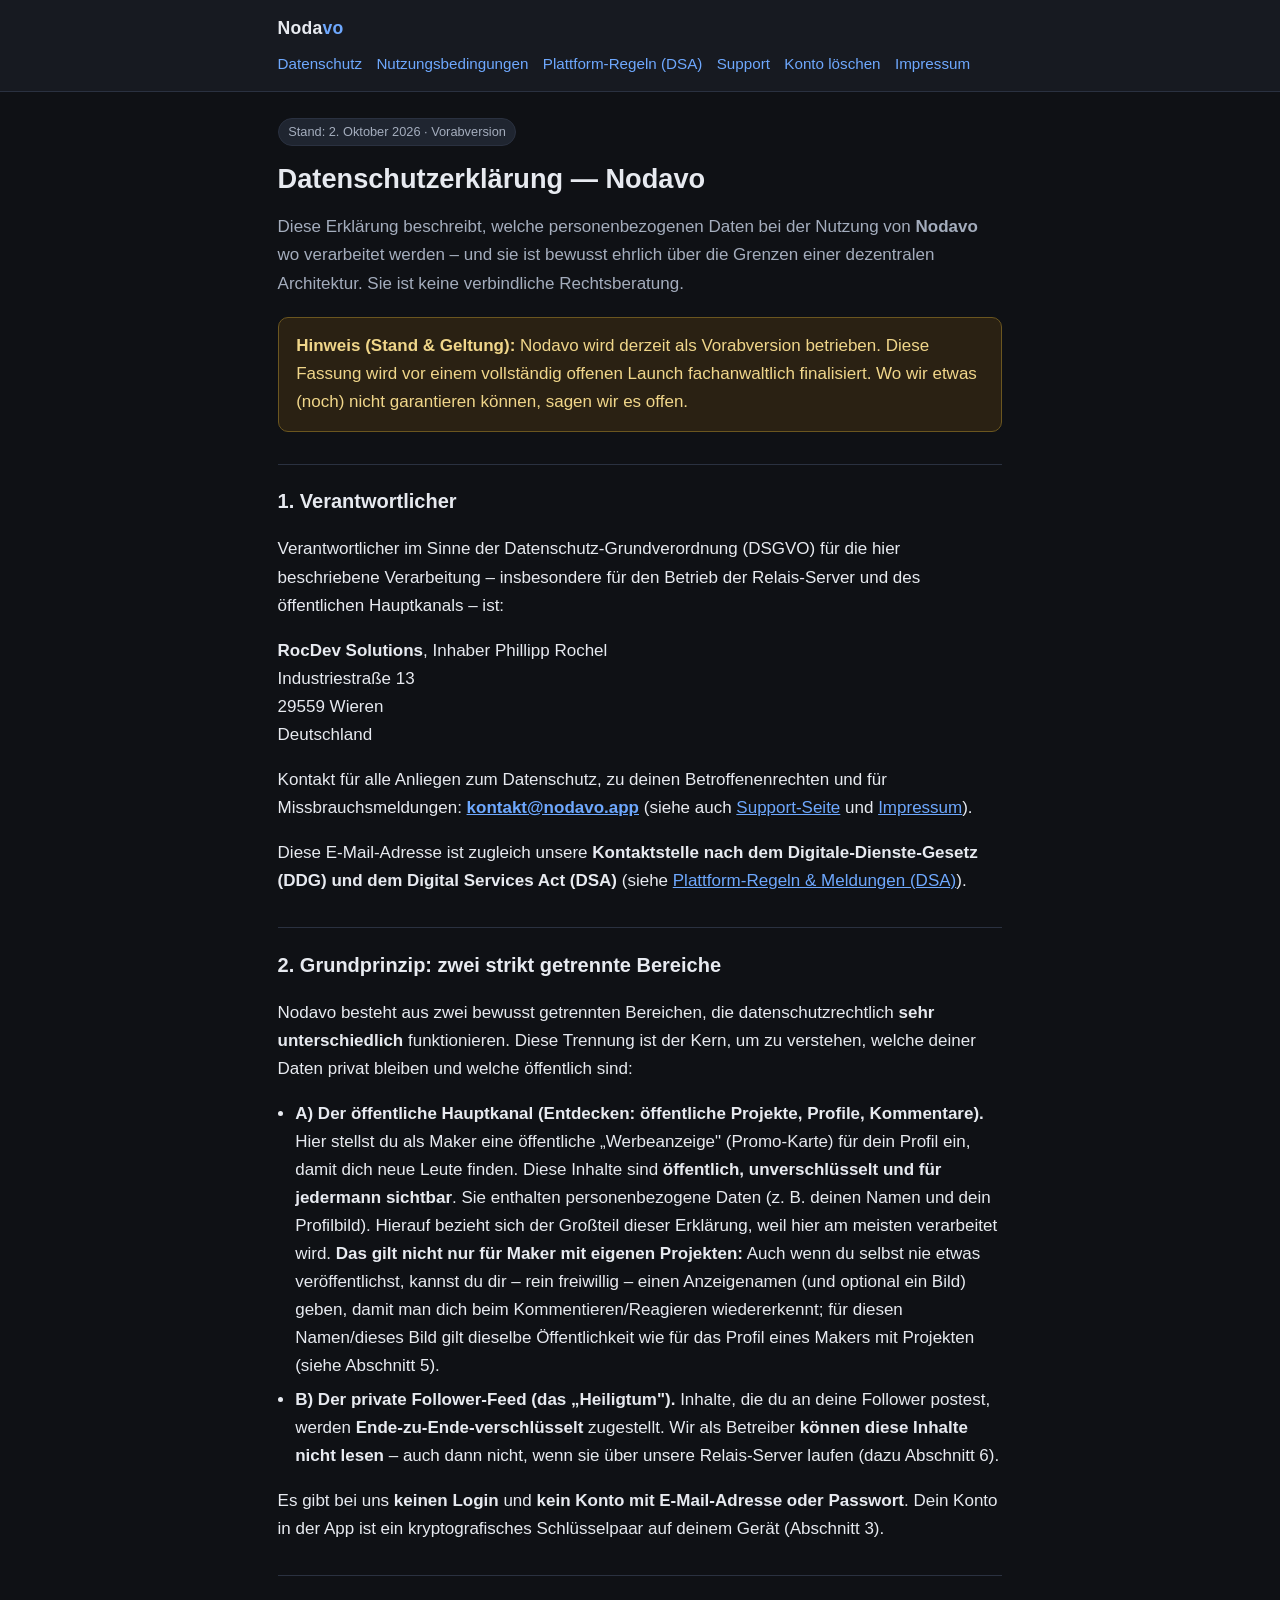
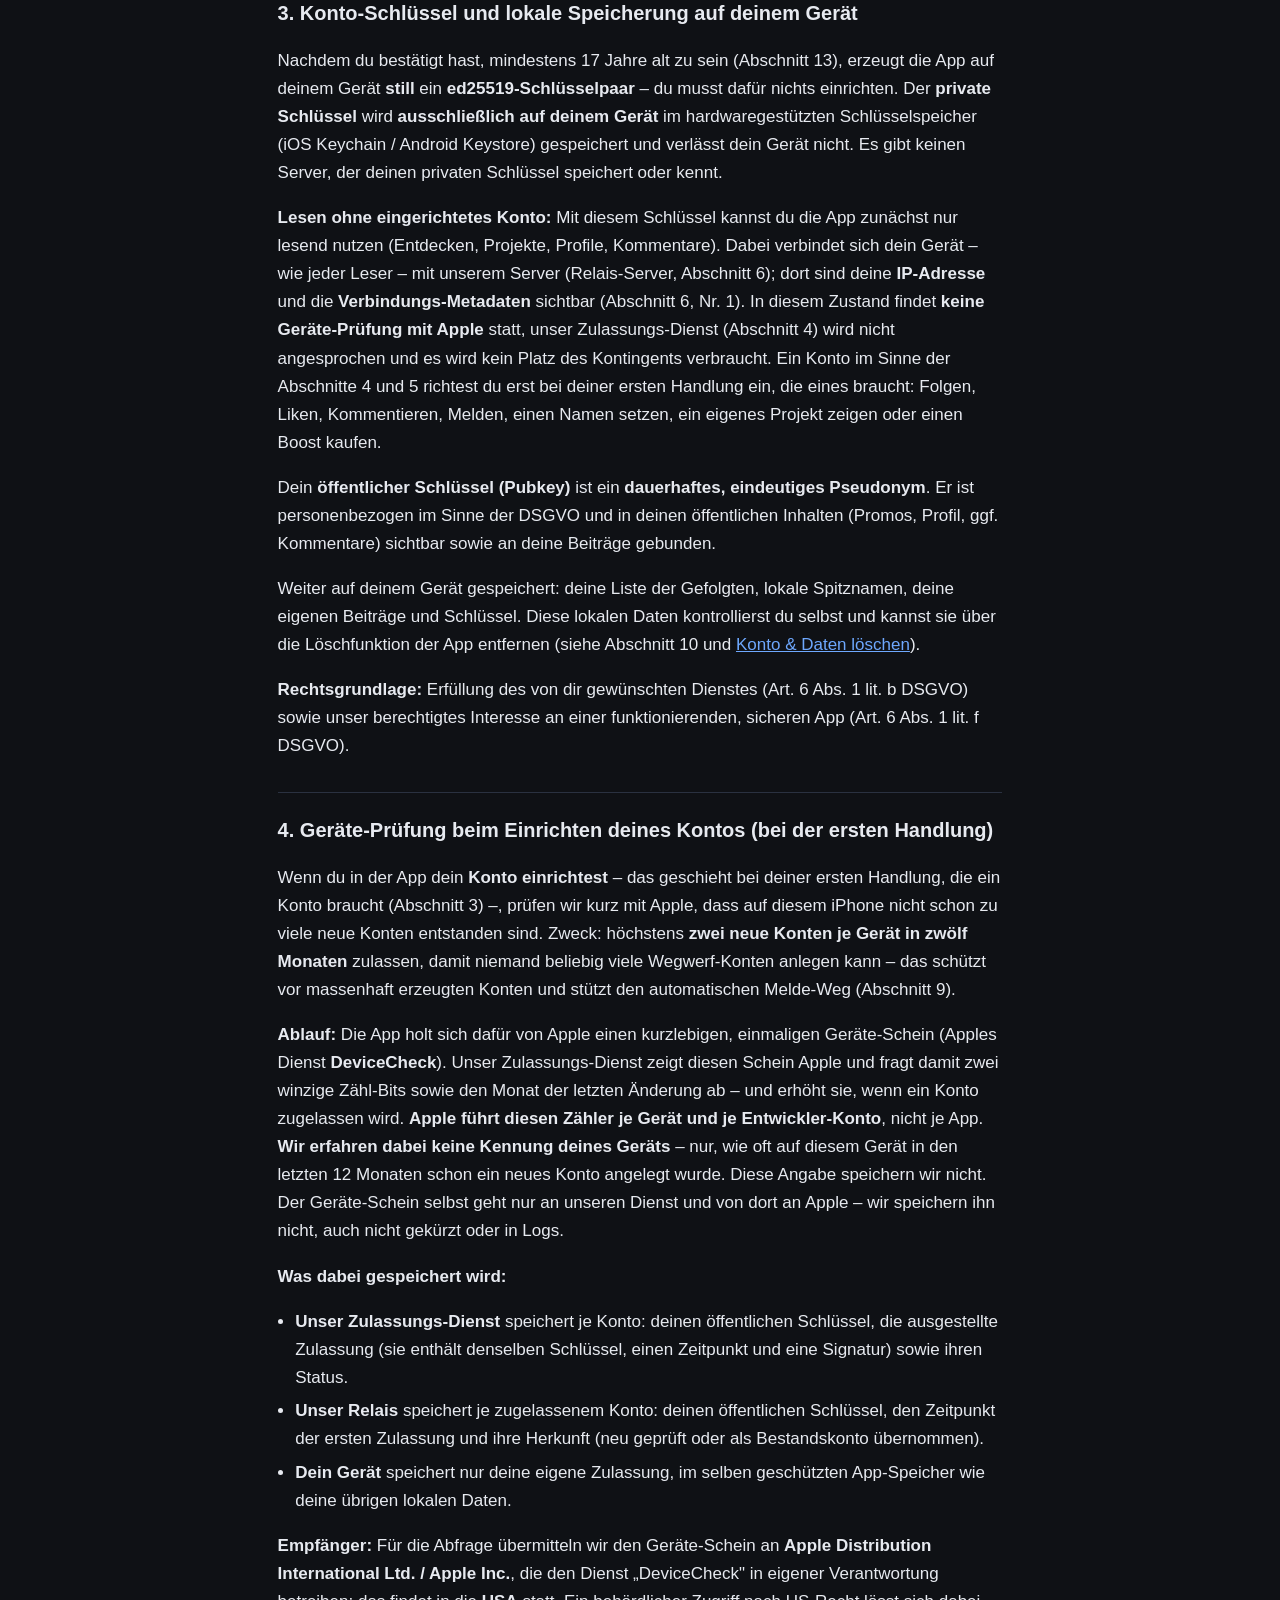
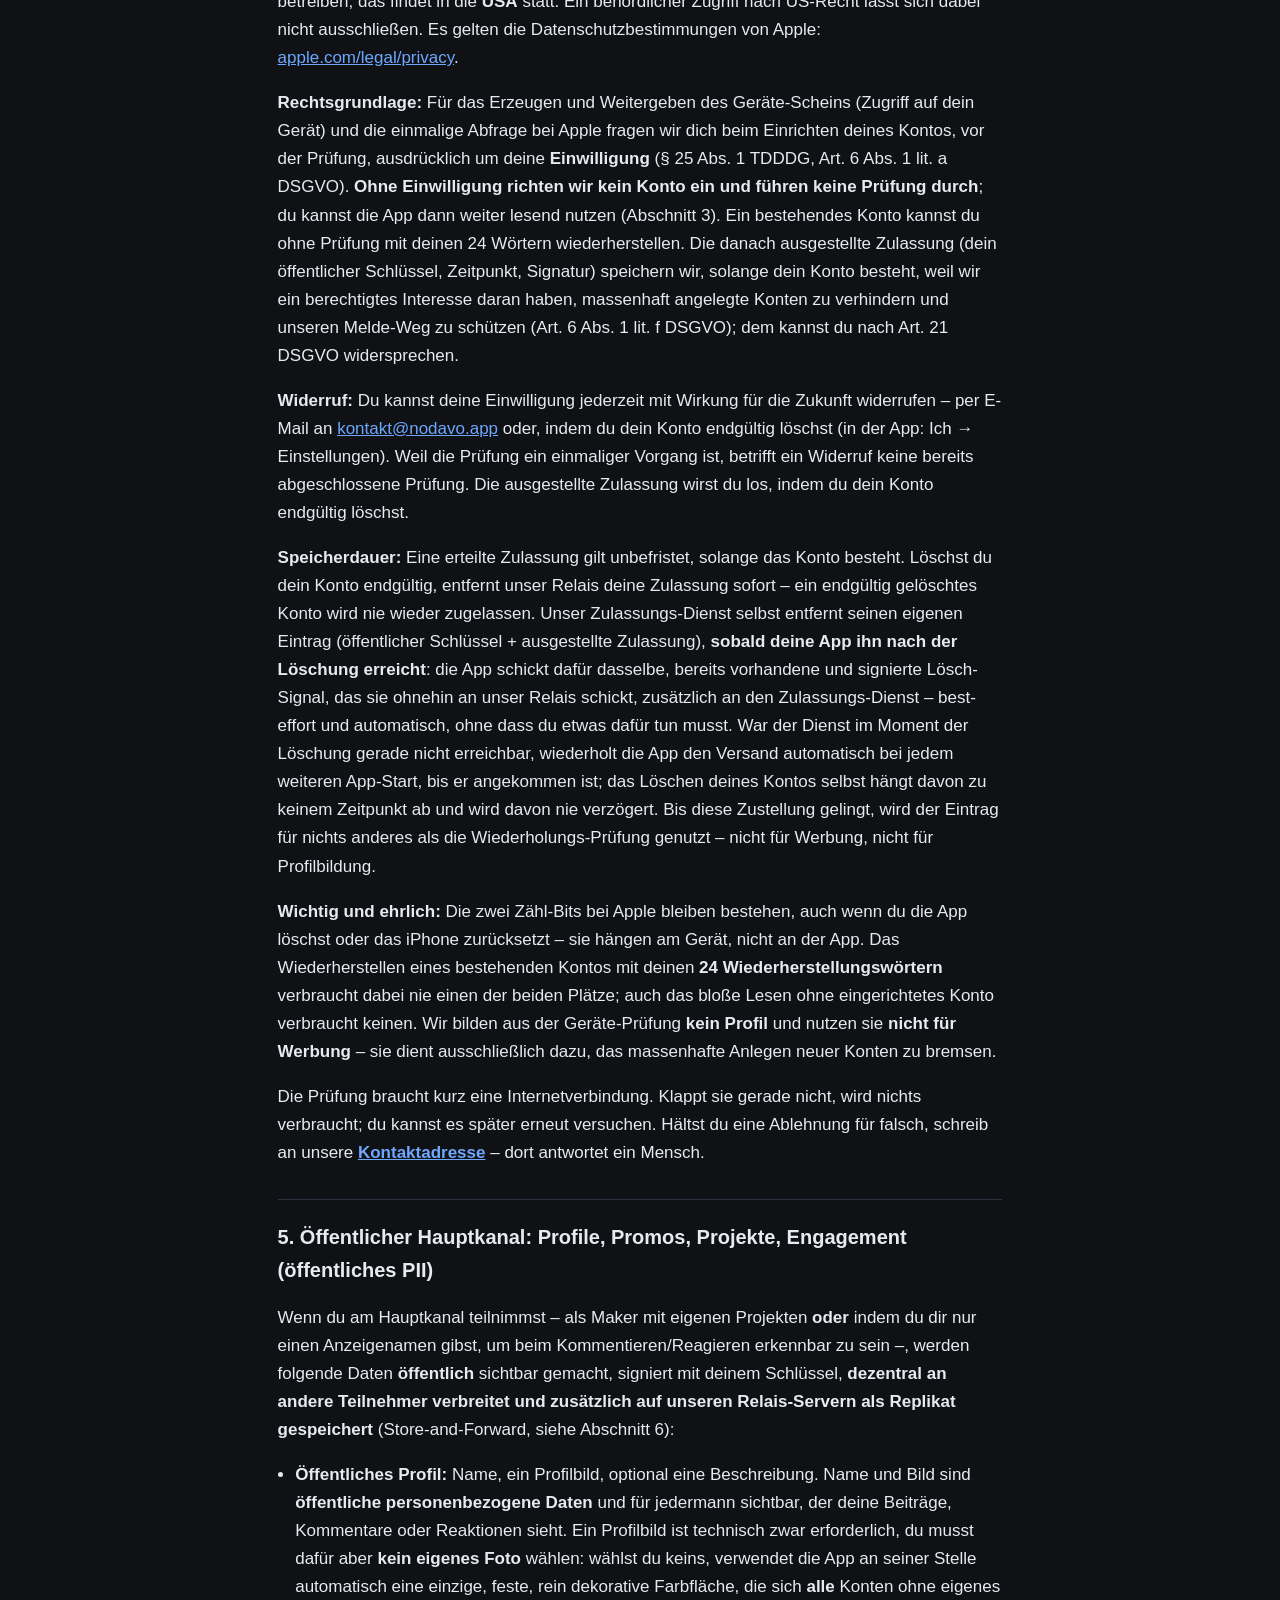
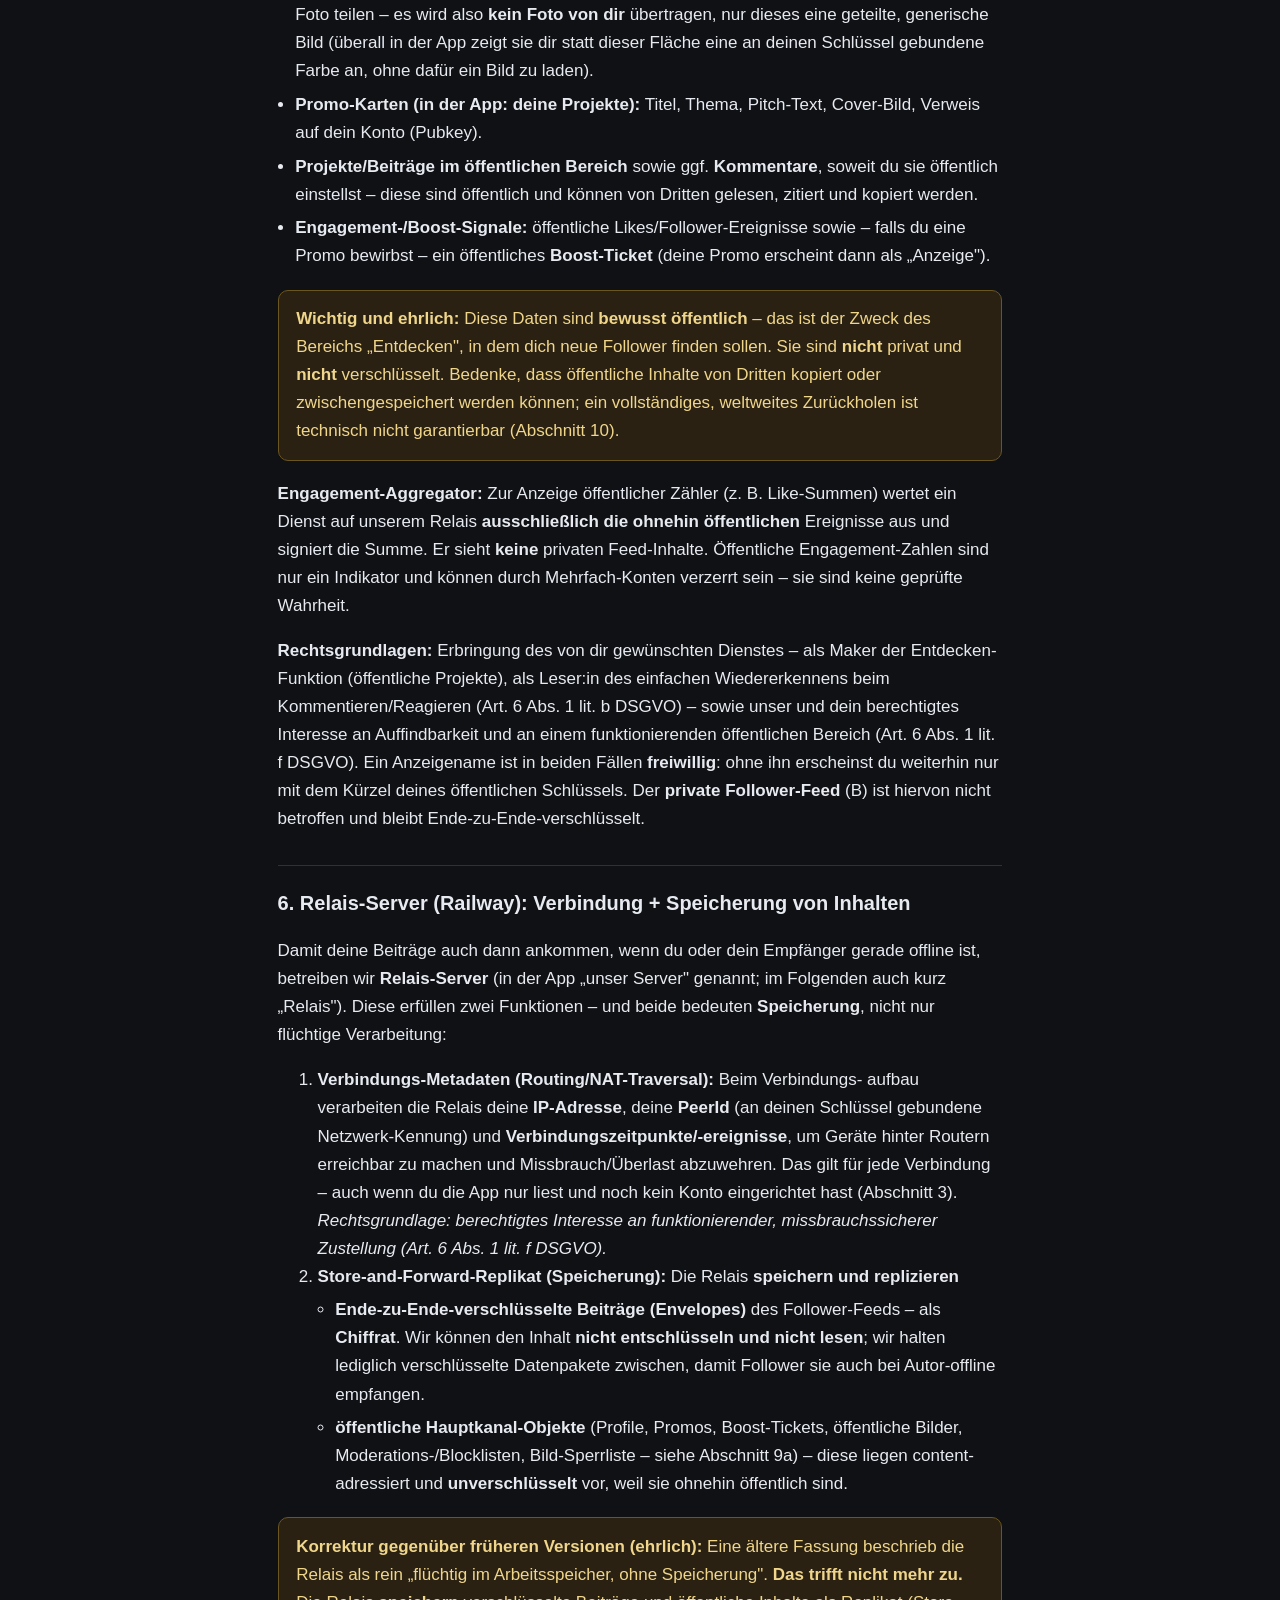
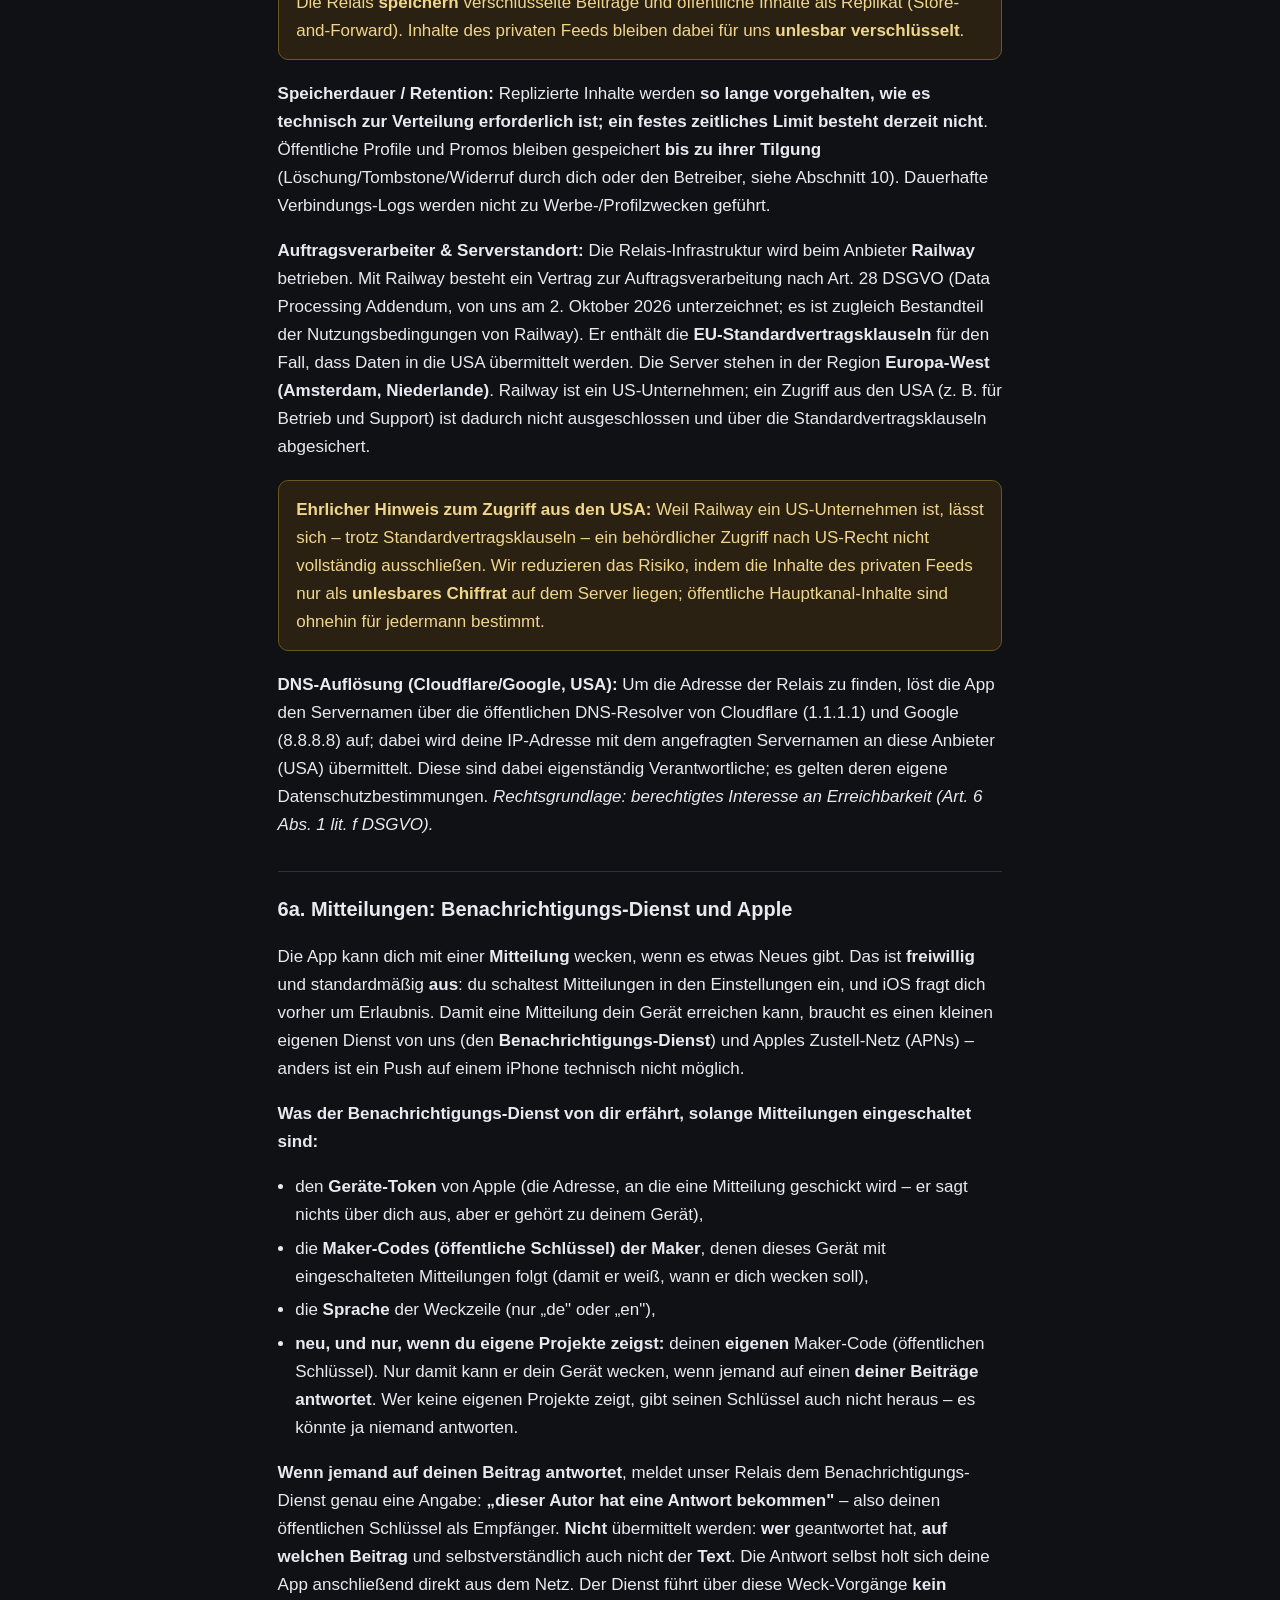
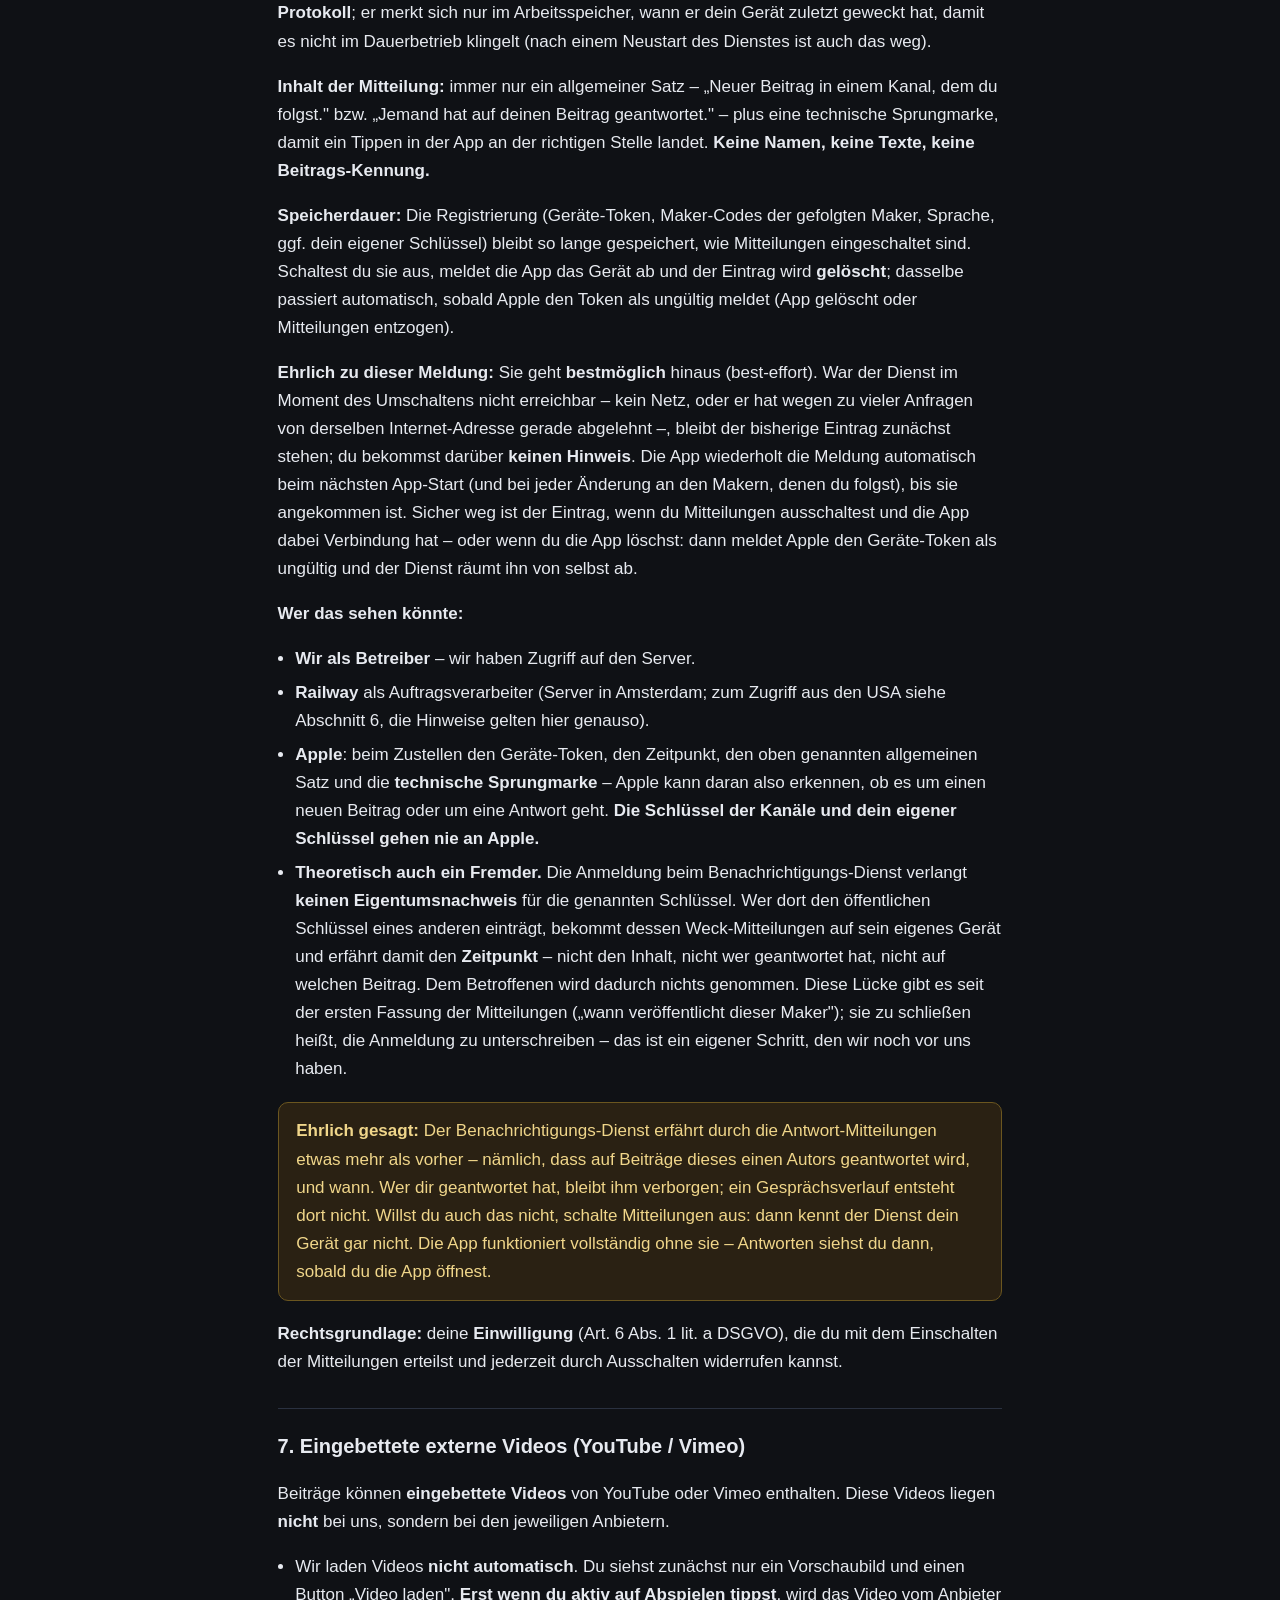
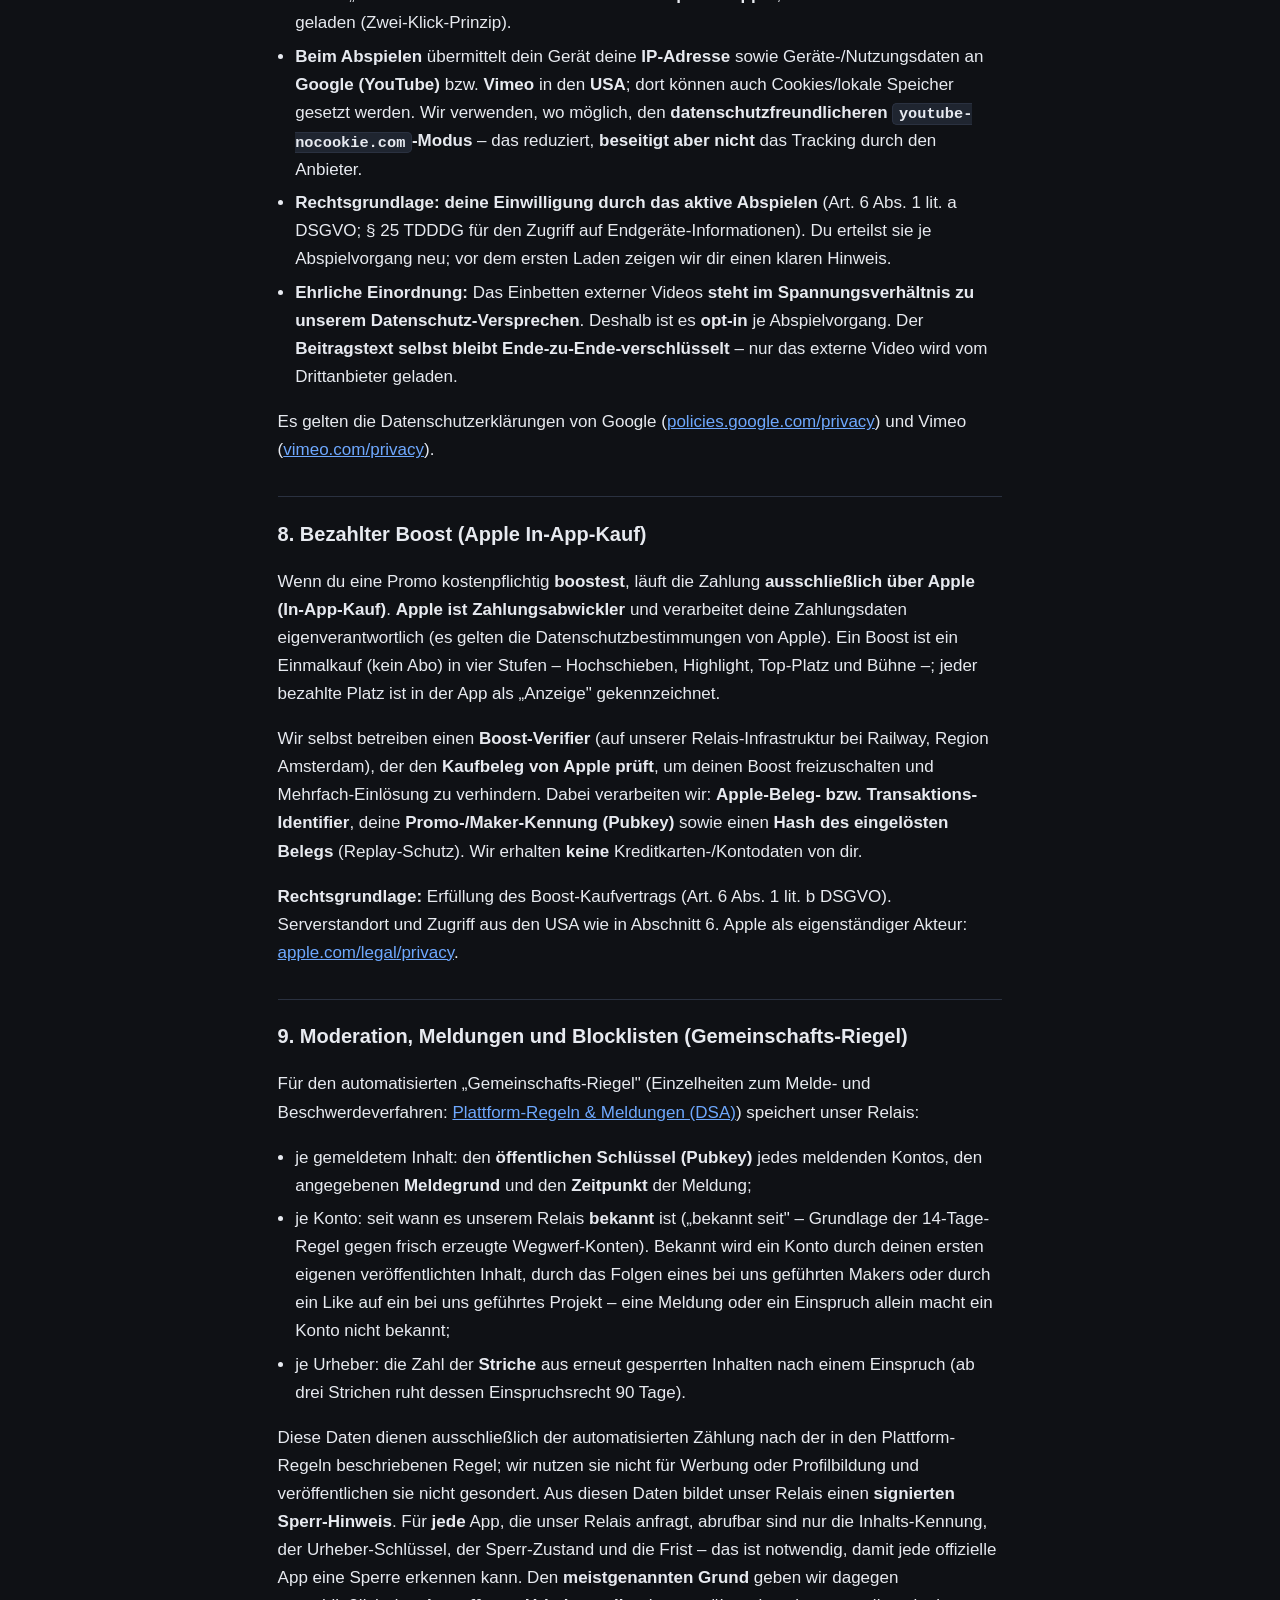
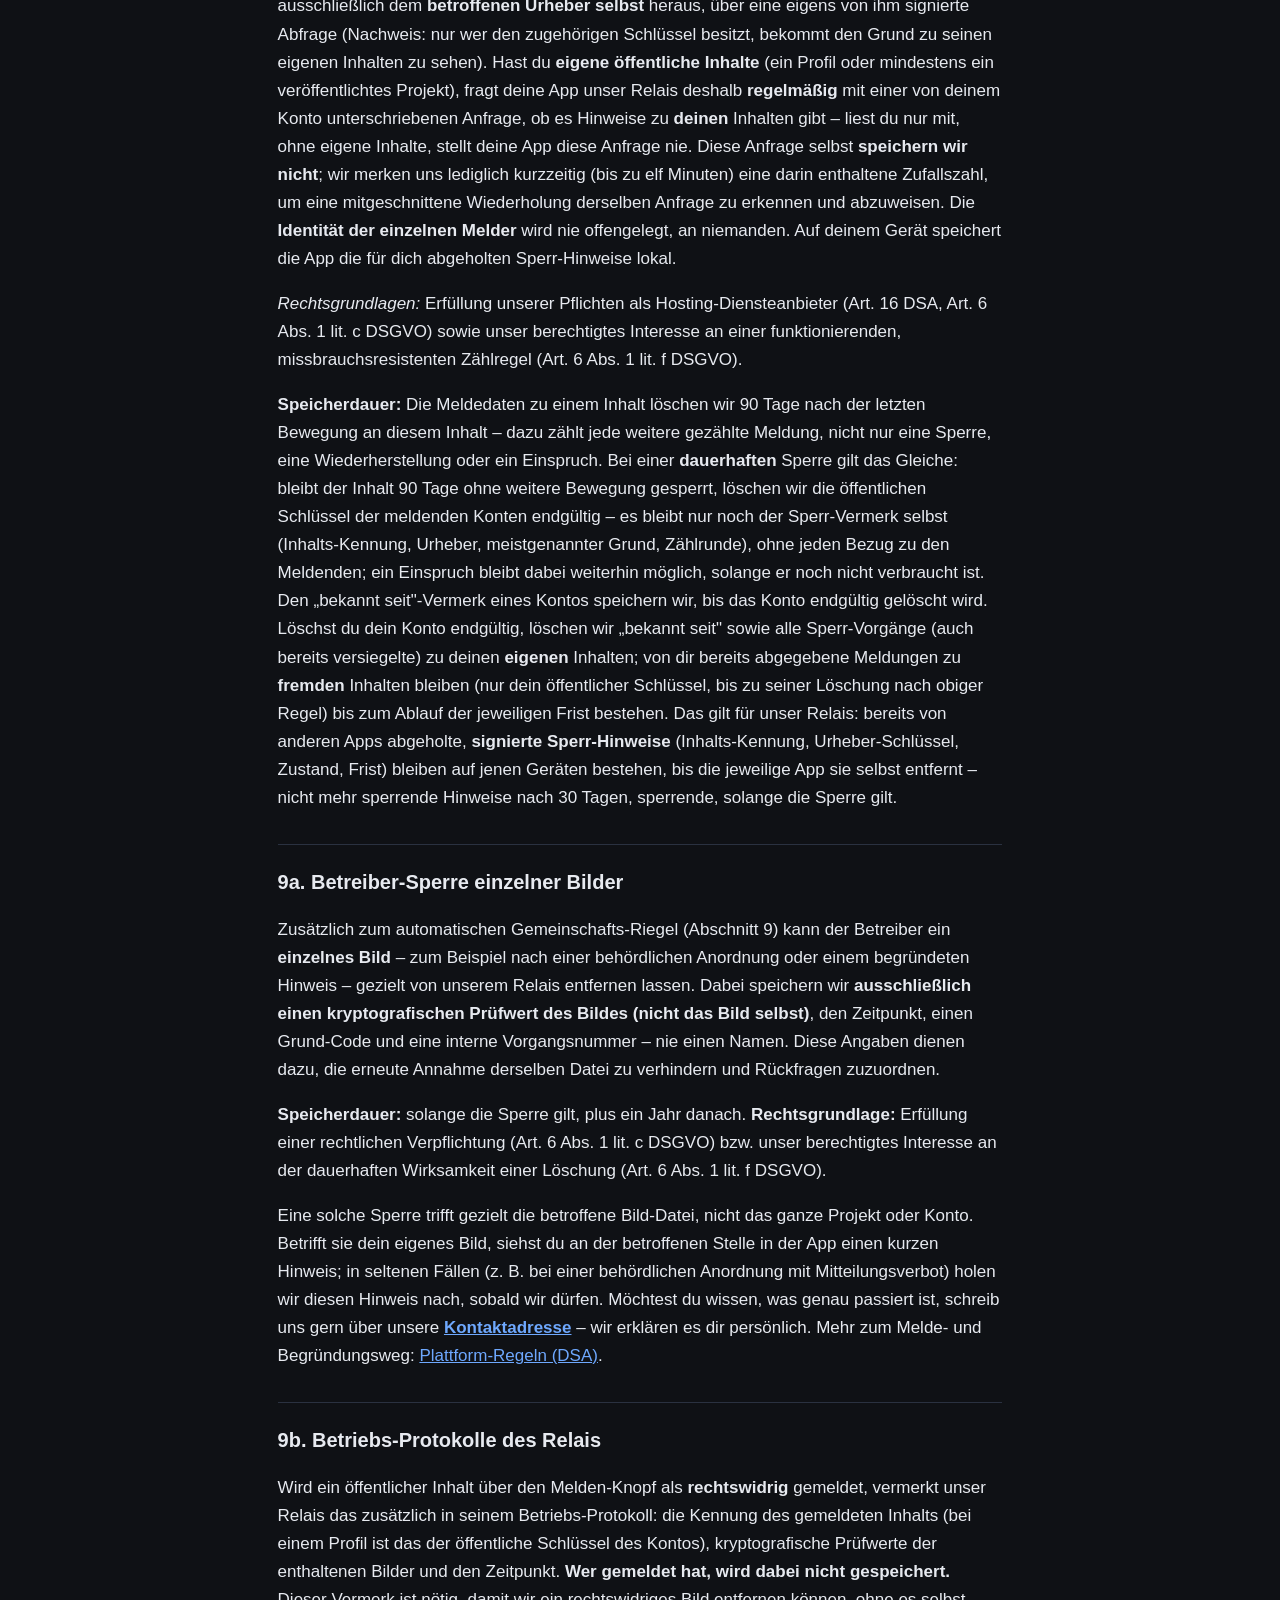
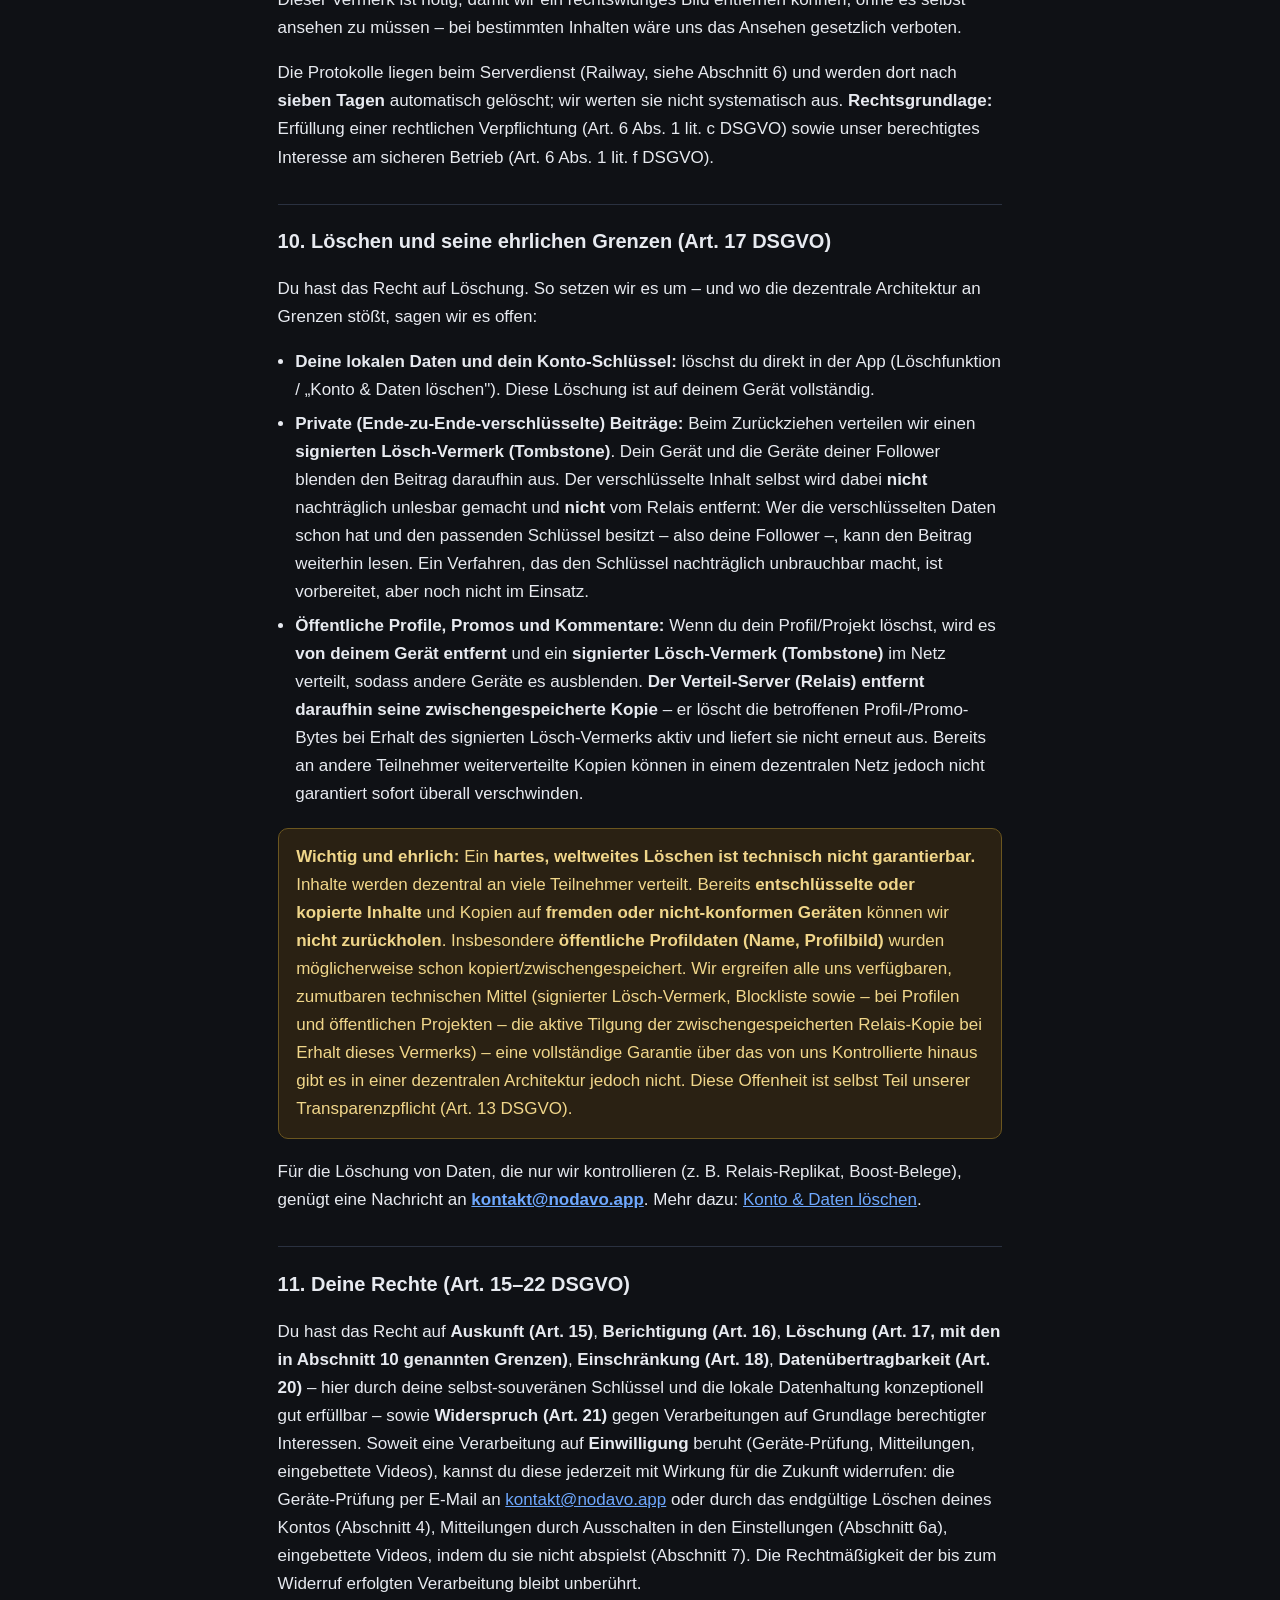
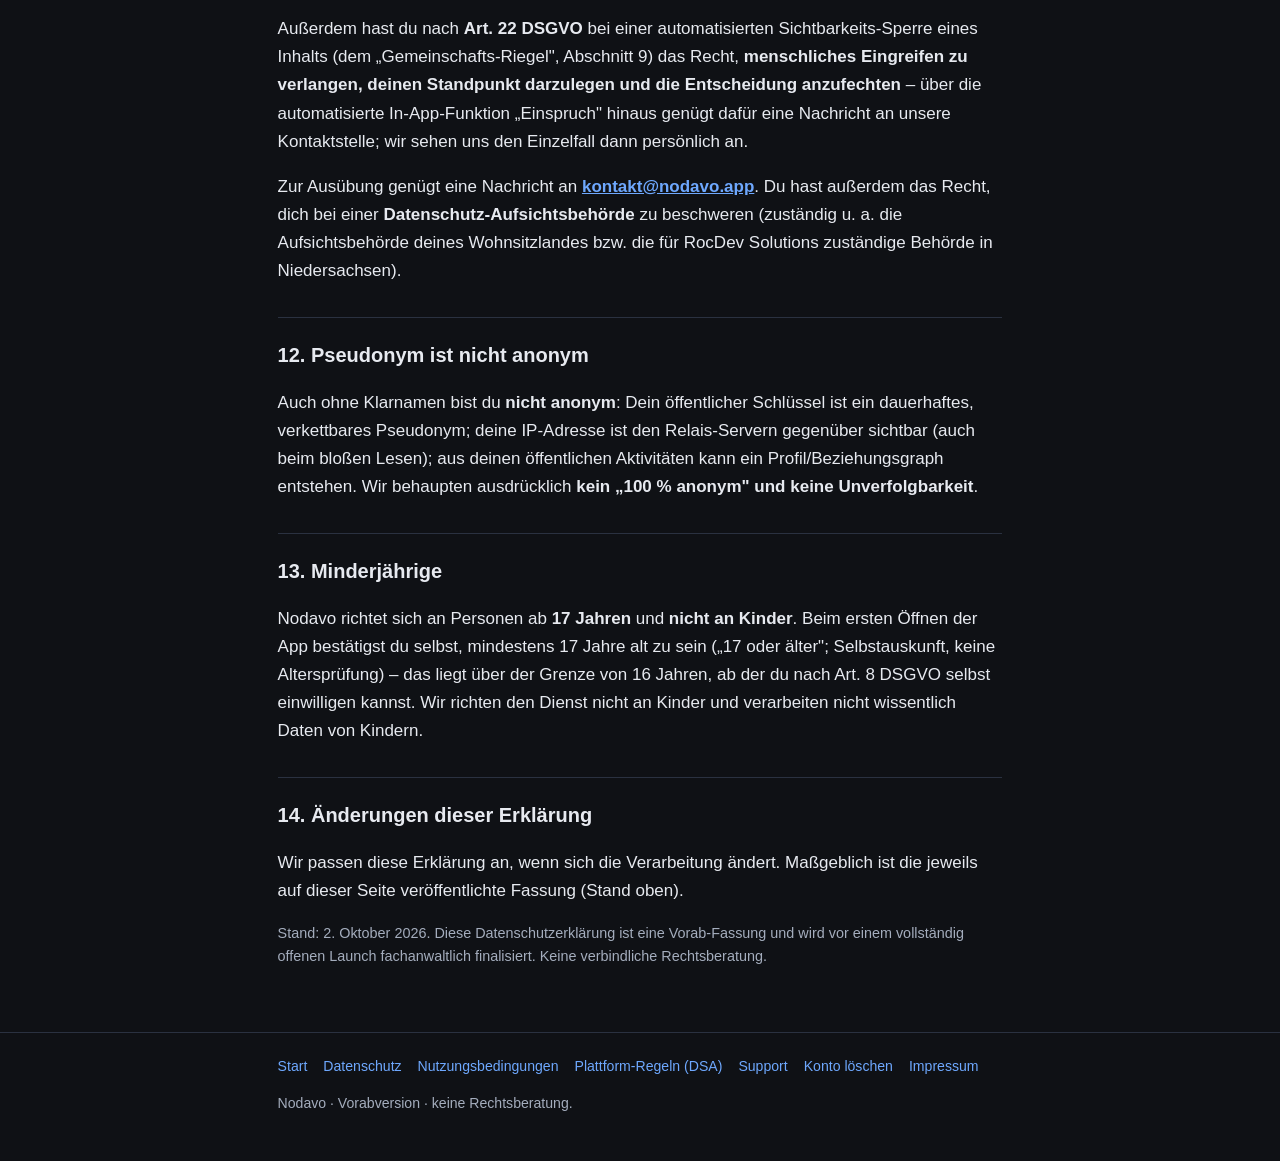
<file: privacy.html>
<!DOCTYPE html>
<html lang="de">
<head>
  <meta charset="utf-8">
  <title>Datenschutz — Weiterleitung</title>
  <meta name="robots" content="noindex">
  <meta http-equiv="refresh" content="0; url=./privacy/">
  <link rel="canonical" href="./privacy/">
</head>
<body>
  <p>Die Datenschutzerklärung ist umgezogen.
     Weiter zu <a href="./privacy/">./privacy/</a>.</p>
</body>
</html>
</file>
<file: assets/style.css>
:root {
  --bg: #0f1115;
  --surface: #171a21;
  --surface-2: #1f2530;
  --text: #e7eaf0;
  --muted: #a4adbd;
  --accent: #6ea8fe;
  --accent-2: #4d7fe0;
  --border: #2a3140;
  --warn-bg: #2a2113;
  --warn-border: #6b561f;
  --warn-text: #f0d68a;
  --maxw: 760px;
}

* { box-sizing: border-box; }

html { -webkit-text-size-adjust: 100%; }

body {
  margin: 0;
  background: var(--bg);
  color: var(--text);
  font-family: -apple-system, BlinkMacSystemFont, "Segoe UI", Roboto, Helvetica, Arial, sans-serif;
  line-height: 1.65;
  font-size: 17px;
}

a { color: var(--accent); }
a:hover { color: var(--accent-2); }

.skip-link {
  position: absolute;
  left: -9999px;
  top: 0;
  background: var(--accent);
  color: #0b0d11;
  padding: 0.6rem 1rem;
  border-radius: 0 0 6px 0;
  z-index: 10;
}
.skip-link:focus { left: 0; }

header.site {
  border-bottom: 1px solid var(--border);
  background: var(--surface);
}
.wrap {
  max-width: var(--maxw);
  margin: 0 auto;
  padding: 0 1.1rem;
}
header.site .wrap {
  display: flex;
  flex-wrap: wrap;
  align-items: center;
  justify-content: space-between;
  gap: 0.5rem 1rem;
  padding-top: 0.9rem;
  padding-bottom: 0.9rem;
}
.brand {
  font-weight: 700;
  font-size: 1.1rem;
  color: var(--text);
  text-decoration: none;
  letter-spacing: 0.2px;
}
.brand span { color: var(--accent); }

/* Kopfzeilen-Nav auf schmalen Geraeten (Review 2026-09-25): drei
   voneinander unabhaengige Absicherungen, damit die Nav-Zeile IMMER
   denselben Rand rechts wie links behaelt (aus `.wrap`-Padding) und nie an
   die Kante stoesst — unabhaengig von Schriftgroesse, Zoom oder
   Schriftart-Messung des jeweiligen Geraets:
   1. `min-width: 0` auf `nav.site`/`ul`: ohne das verhindert die
      automatische Mindestbreite eines flex-Kindes (Inhaltsbreite statt nur
      des laengsten Wortes) zuverlaessiges Schrumpfen auf die verfuegbare
      Restbreite.
   2. Unter 480px stapelt die Kopfzeile Marke und Nav spaltenweise
      (`flex-direction: column`) statt beide um eine gemeinsame Zeile
      konkurrieren zu lassen — `align-items: stretch` dehnt `nav.site` dann
      verlaesslich auf exakt die Innenbreite von `.wrap`.
   3. `overflow-wrap`/`word-break` auf den einzelnen Links: reicht der Platz
      selbst fuer EINEN Eintrag nicht (sehr schmales Geraet, groessere
      Schrift/Zoom, laengeres Wort), bricht genau dieser Eintrag zweizeilig
      um, statt ueber den Rand hinauszulaufen.
   Geprueft bei 320/360/375/390/430/480/481/500/560/640px sowie mit
   vergroesserter Schrift (zweizeilige Eintraege).
*/
nav.site {
  min-width: 0;
  flex: 1 1 auto;
}
nav.site ul {
  list-style: none;
  display: flex;
  flex-wrap: wrap;
  gap: 0.3rem 0.9rem;
  margin: 0;
  padding: 0;
  font-size: 0.95rem;
  min-width: 0;
}
nav.site a {
  text-decoration: none;
  overflow-wrap: anywhere;
  word-break: break-word;
}

@media (max-width: 480px) {
  header.site .wrap { flex-direction: column; align-items: stretch; }
}

main {
  max-width: var(--maxw);
  margin: 0 auto;
  padding: 1.6rem 1.1rem 3rem;
}

h1 { font-size: 1.7rem; line-height: 1.25; margin: 0.2rem 0 0.6rem; }
h2 { font-size: 1.25rem; margin: 2rem 0 0.6rem; border-top: 1px solid var(--border); padding-top: 1.3rem; }
h3 { font-size: 1.05rem; margin: 1.3rem 0 0.4rem; }

.lead { font-size: 1.15rem; color: var(--text); }
.muted { color: var(--muted); }
.small { font-size: 0.9rem; color: var(--muted); }

.hero {
  background: linear-gradient(160deg, var(--surface-2), var(--surface));
  border: 1px solid var(--border);
  border-radius: 14px;
  padding: 1.6rem 1.4rem;
  margin-bottom: 1.4rem;
}

/* Kopf der Startseite: App-Zeichen (abgerundetes Quadrat) neben dem Schriftzug,
   darunter der Slogan als ganz normaler Satz. Linksbündig, ruhig. */
.mark {
  display: flex;
  align-items: center;
  gap: 0.75rem;
  margin: 0.2rem 0 0.6rem;
  font-size: 1.7rem;
  font-weight: 700;
  line-height: 1.2;
}
.mark img {
  width: 40px;
  height: 40px;
  border-radius: 9px;
  flex: none;
}
.slogan {
  margin: 0 0 1.1rem;
  padding: 0;
  font-size: 1.2rem;
  font-weight: 500;
  line-height: 1.4;
}

.badge {
  display: inline-block;
  background: var(--surface-2);
  border: 1px solid var(--border);
  color: var(--muted);
  font-size: 0.8rem;
  padding: 0.18rem 0.6rem;
  border-radius: 999px;
  margin-bottom: 0.8rem;
}

.note {
  background: var(--warn-bg);
  border: 1px solid var(--warn-border);
  color: var(--warn-text);
  border-radius: 10px;
  padding: 0.9rem 1.1rem;
  margin: 1.2rem 0;
}
.note strong { color: var(--warn-text); }

.todo {
  background: #20140f;
  border: 1px dashed #8a4b2e;
  color: #f2b48c;
  border-radius: 10px;
  padding: 0.9rem 1.1rem;
  margin: 1.2rem 0;
  font-size: 0.95rem;
}
.todo code { color: #ffd9c2; }

.cards {
  display: grid;
  grid-template-columns: 1fr 1fr;
  gap: 0.8rem;
  margin: 1.4rem 0;
}
.card {
  display: block;
  background: var(--surface);
  border: 1px solid var(--border);
  border-radius: 12px;
  padding: 1rem 1.1rem;
  text-decoration: none;
  color: var(--text);
}
.card:hover { border-color: var(--accent-2); }
.card .t { font-weight: 600; margin-bottom: 0.2rem; }
.card .d { color: var(--muted); font-size: 0.9rem; }

ul.feat { padding-left: 1.1rem; }
ul.feat li { margin: 0.35rem 0; }

table {
  width: 100%;
  border-collapse: collapse;
  margin: 1rem 0;
  font-size: 0.95rem;
}
th, td {
  border: 1px solid var(--border);
  padding: 0.55rem 0.7rem;
  text-align: left;
  vertical-align: top;
}
th { background: var(--surface-2); }

code {
  background: var(--surface-2);
  border: 1px solid var(--border);
  border-radius: 5px;
  padding: 0.05rem 0.35rem;
  font-size: 0.9em;
}

details {
  border: 1px solid var(--border);
  border-radius: 10px;
  padding: 0.2rem 1rem;
  margin: 0.7rem 0;
  background: var(--surface);
}
details summary {
  cursor: pointer;
  font-weight: 600;
  padding: 0.7rem 0;
}

footer.site {
  border-top: 1px solid var(--border);
  color: var(--muted);
  font-size: 0.88rem;
}
footer.site .wrap { padding-top: 1.4rem; padding-bottom: 2rem; }
footer.site nav ul {
  list-style: none;
  display: flex;
  flex-wrap: wrap;
  gap: 0.4rem 1rem;
  padding: 0;
  margin: 0 0 0.7rem;
  width: 100%;
  min-width: 0;
}
footer.site a {
  text-decoration: none;
  overflow-wrap: anywhere;
  word-break: break-word;
}

/* Schaufenster (B6): grosses Projektfoto auf der einzelnen Vorstellungs-
   seite + kleine Vorschaubilder im Uebersichts-Raster. Reines CSS, kein JS. */
.showcase-photo {
  display: block;
  width: 100%;
  height: auto;
  border: 1px solid var(--border);
  border-radius: 12px;
  margin: 1.2rem 0;
}
.showcase-grid {
  display: grid;
  grid-template-columns: 1fr 1fr;
  gap: 1rem;
  margin: 1.4rem 0;
}
.showcase-card {
  display: block;
  background: var(--surface);
  border: 1px solid var(--border);
  border-radius: 12px;
  overflow: hidden;
  text-decoration: none;
  color: var(--text);
}
.showcase-card:hover { border-color: var(--accent-2); }
.showcase-card img {
  display: block;
  width: 100%;
  height: 140px;
  object-fit: cover;
  background: var(--surface-2);
}
.showcase-card .t {
  font-weight: 600;
  padding: 0.7rem 0.9rem 0.1rem;
}
.showcase-card .d {
  color: var(--muted);
  font-size: 0.9rem;
  padding: 0 0.9rem 0.9rem;
}

@media (max-width: 560px) {
  body { font-size: 16px; }
  .cards { grid-template-columns: 1fr; }
  .showcase-grid { grid-template-columns: 1fr; }
  h1 { font-size: 1.45rem; }
}
</file>
